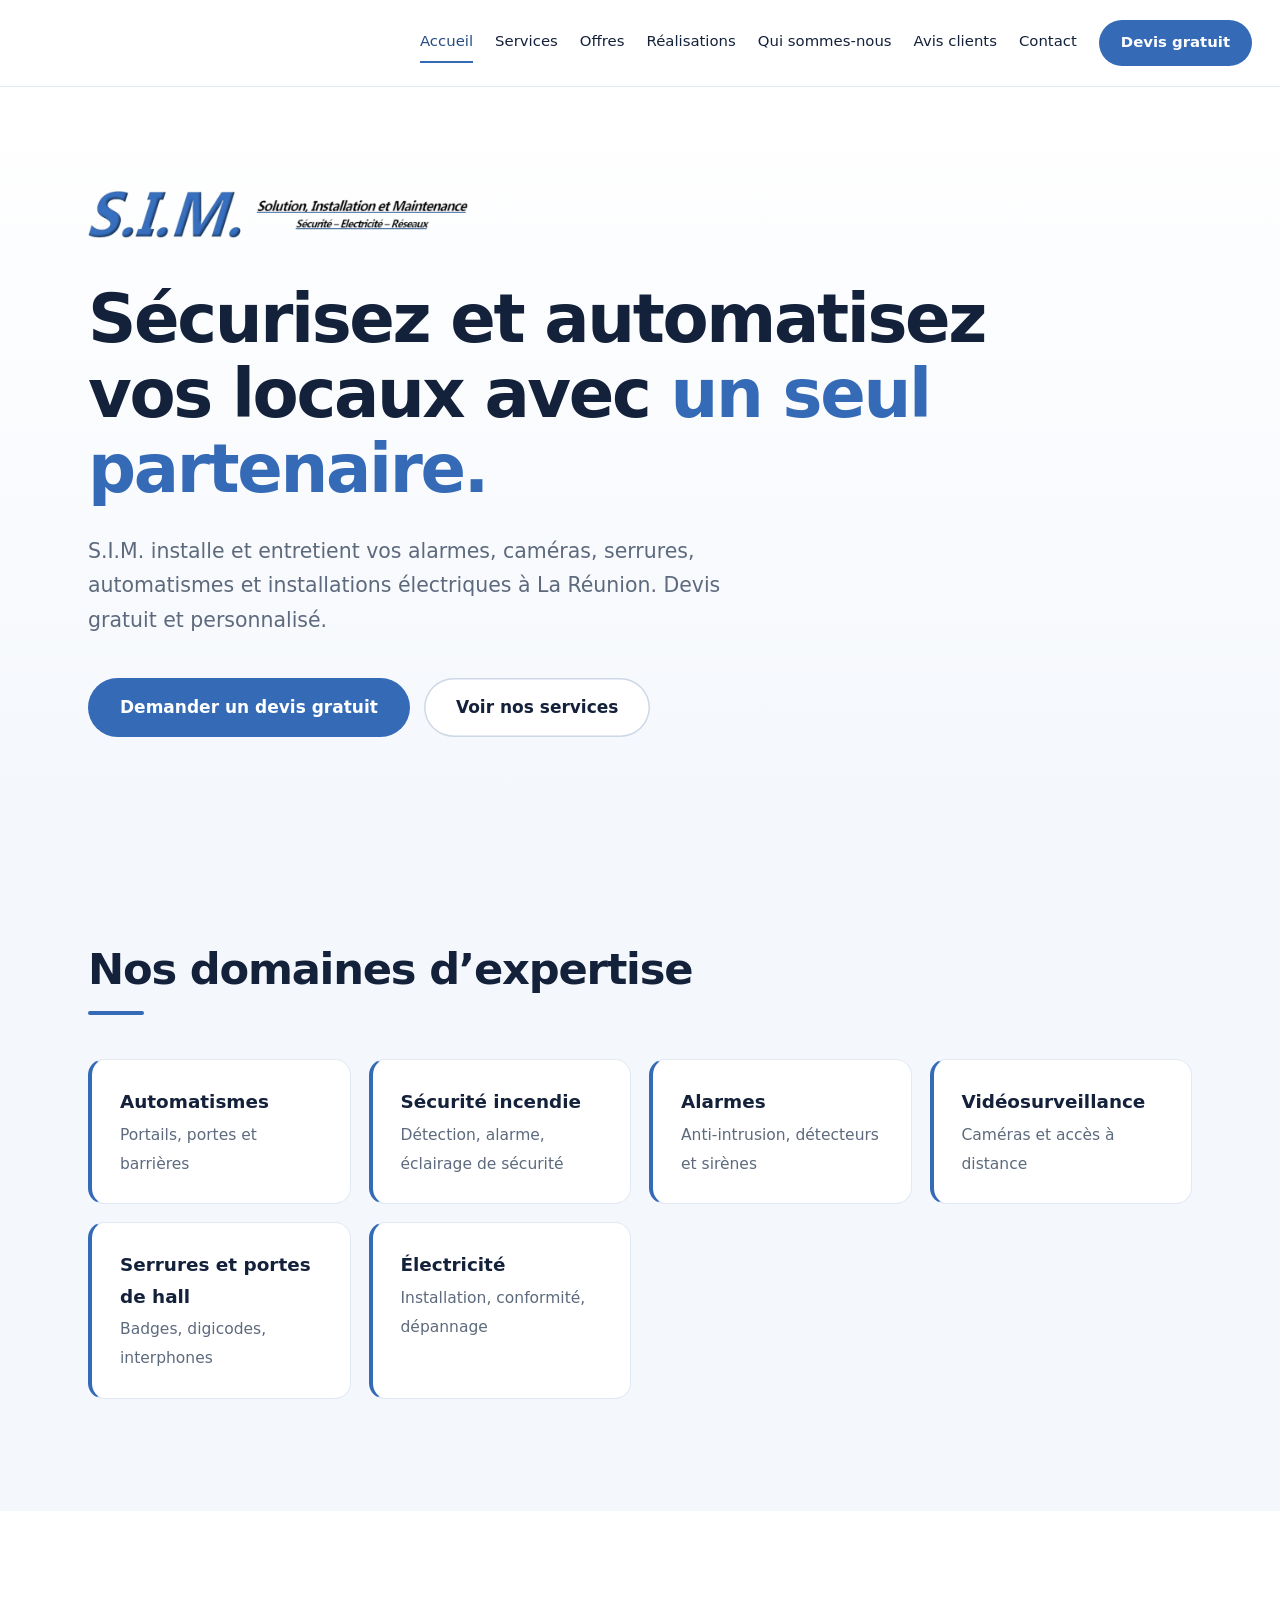
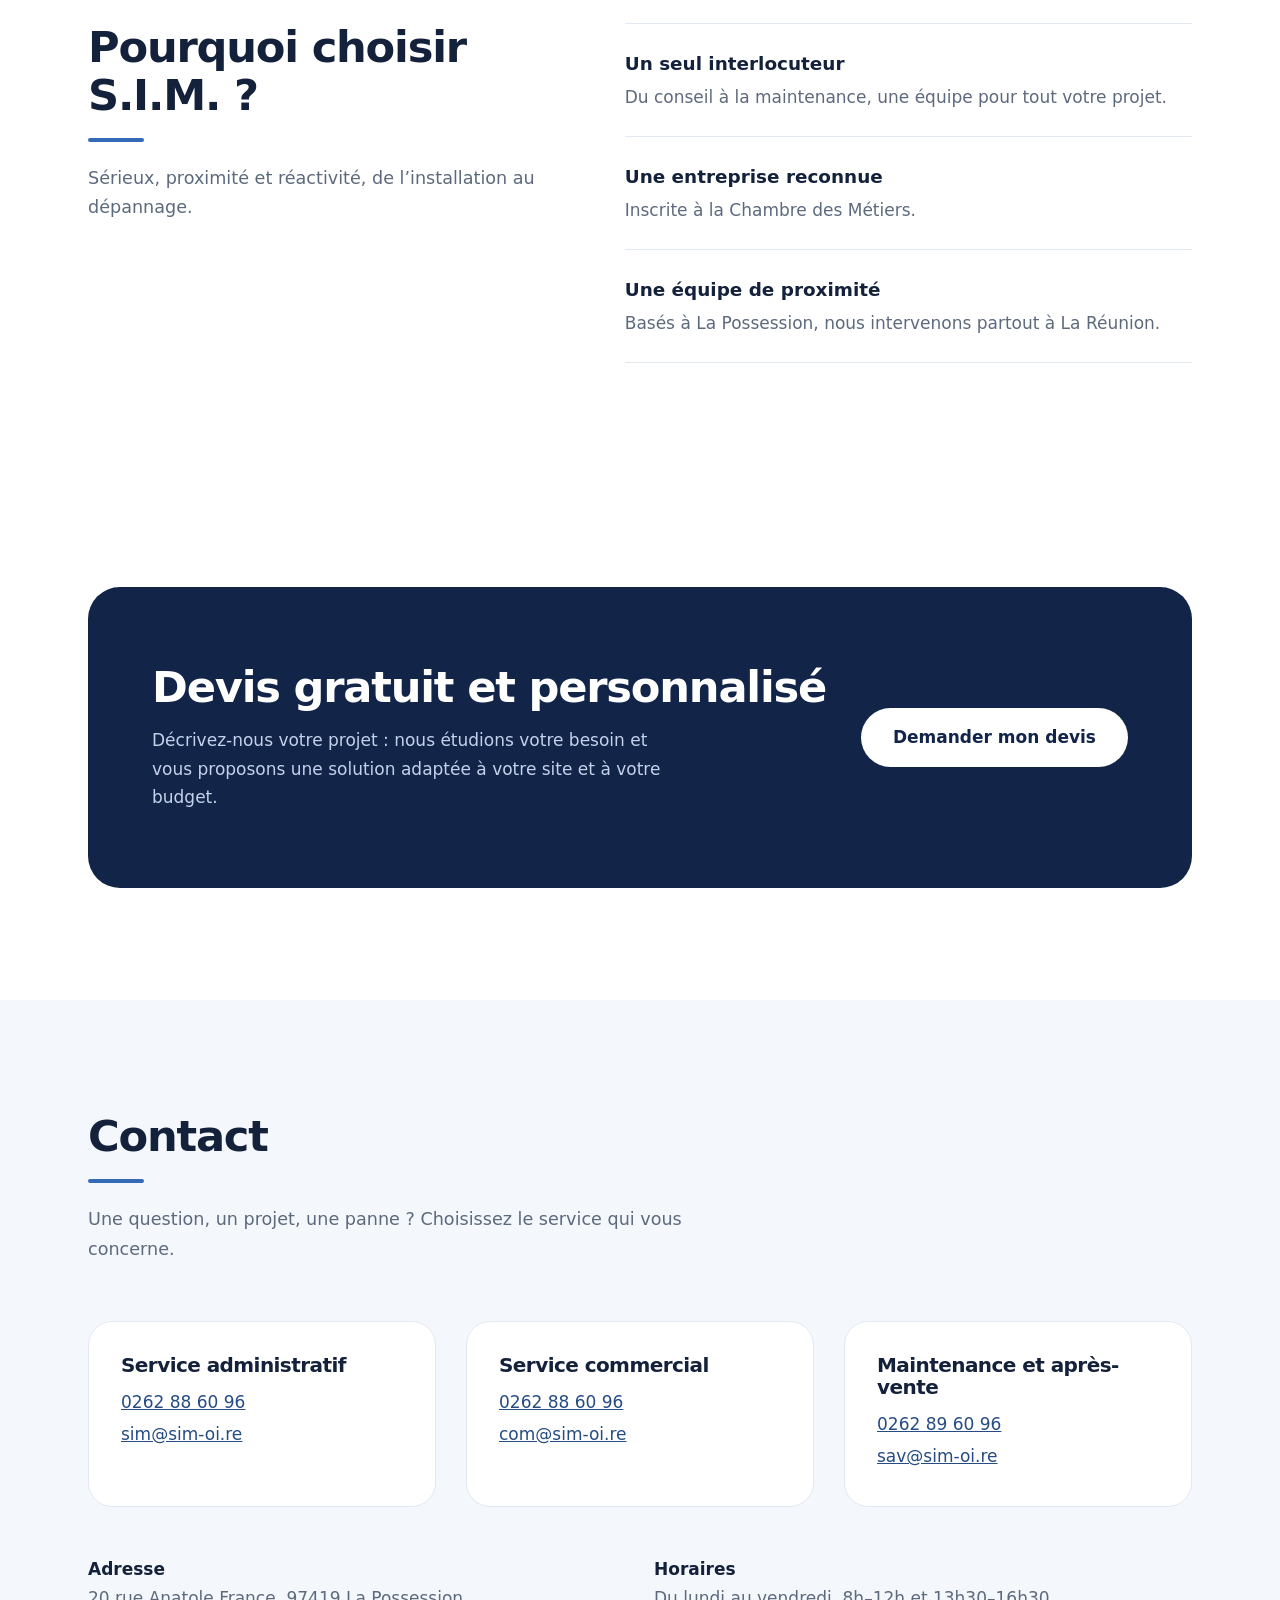
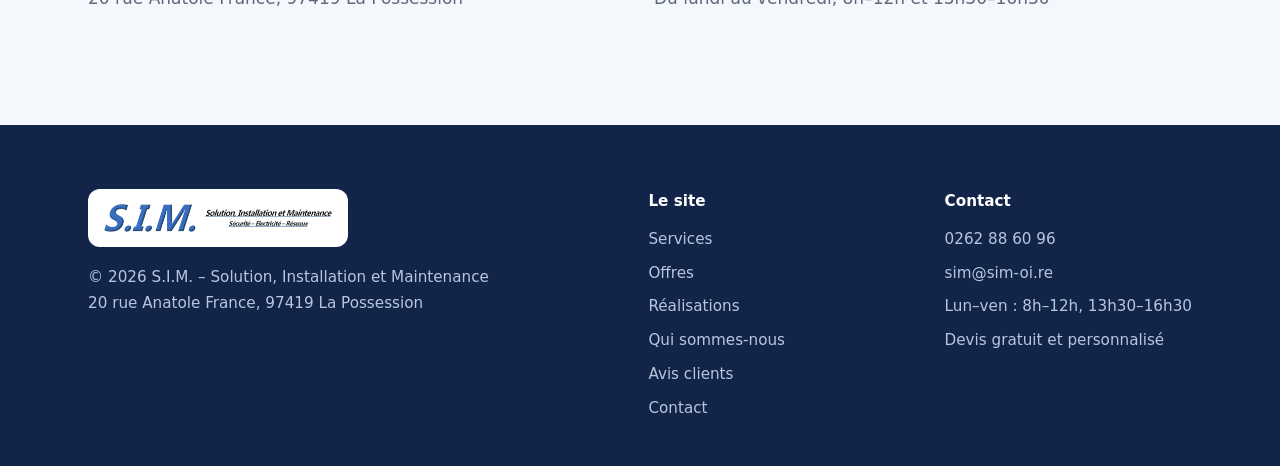
<file: index.html>
<!DOCTYPE html>
<html lang="fr">
<head>
<meta charset="utf-8">
<meta name="viewport" content="width=device-width, initial-scale=1, viewport-fit=cover">
<meta name="color-scheme" content="light">
<meta name="description" content="S.I.M. à La Réunion : automatismes, sécurité incendie, alarmes, vidéosurveillance, serrures et portes de hall, électricité. Devis gratuit et personnalisé.">
<title>S.I.M. – Sécurité, automatismes et électricité à La Réunion</title>
<link rel="stylesheet" href="style.css">
</head>
<body data-key="home">
<svg width="0" height="0" style="position:absolute" aria-hidden="true"><defs>
<symbol id="i-cam" viewBox="0 0 320 200"><rect x="30" y="30" width="125" height="14" rx="4" fill="var(--blue-d)"/><path d="M146 52h84a42 42 0 0 1-84 0z" fill="#fff" stroke="var(--navy)" stroke-width="4"/><circle cx="188" cy="74" r="17" fill="var(--navy)"/><circle cx="188" cy="74" r="7" fill="var(--blue)"/><path d="M250 70a22 22 0 0 1 0 40M264 60a38 38 0 0 1 0 60" fill="none" stroke="var(--blue)" stroke-width="5" stroke-linecap="round"/><rect x="50" y="118" width="120" height="64" rx="8" fill="var(--navy)"/><rect x="58" y="126" width="104" height="44" rx="4" fill="var(--blue)" opacity=".4"/><path d="M110 134l14 6v8c0 8-6 13-14 15-8-2-14-7-14-15v-8z" fill="#fff"/></symbol>
<symbol id="i-panel" viewBox="0 0 320 200"><rect x="90" y="16" width="140" height="170" rx="10" fill="#fff" stroke="var(--navy)" stroke-width="4"/><rect x="104" y="46" width="112" height="30" rx="4" fill="var(--soft)"/><rect x="112" y="51" width="11" height="20" rx="2" fill="var(--navy)"/><rect x="129" y="51" width="11" height="20" rx="2" fill="var(--navy)"/><rect x="146" y="51" width="11" height="20" rx="2" fill="var(--blue)"/><rect x="163" y="51" width="11" height="20" rx="2" fill="var(--navy)"/><rect x="180" y="51" width="11" height="20" rx="2" fill="var(--navy)"/><rect x="197" y="51" width="11" height="20" rx="2" fill="var(--navy)"/><rect x="104" y="90" width="112" height="30" rx="4" fill="var(--soft)"/><rect x="112" y="95" width="11" height="20" rx="2" fill="var(--navy)"/><rect x="129" y="95" width="11" height="20" rx="2" fill="var(--navy)"/><rect x="146" y="95" width="11" height="20" rx="2" fill="var(--blue)"/><rect x="163" y="95" width="11" height="20" rx="2" fill="var(--navy)"/><rect x="180" y="95" width="11" height="20" rx="2" fill="var(--navy)"/><rect x="197" y="95" width="11" height="20" rx="2" fill="var(--navy)"/><rect x="104" y="134" width="112" height="30" rx="4" fill="var(--soft)"/><rect x="112" y="139" width="11" height="20" rx="2" fill="var(--navy)"/><rect x="129" y="139" width="11" height="20" rx="2" fill="var(--navy)"/><rect x="146" y="139" width="11" height="20" rx="2" fill="var(--blue)"/><rect x="163" y="139" width="11" height="20" rx="2" fill="var(--navy)"/><rect x="180" y="139" width="11" height="20" rx="2" fill="var(--navy)"/><rect x="197" y="139" width="11" height="20" rx="2" fill="var(--navy)"/><circle cx="250" cy="40" r="22" fill="var(--blue)"/><path d="M253 28l-12 15h8l-3 13 12-16h-8z" fill="#fff"/></symbol>
<symbol id="i-rack" viewBox="0 0 320 200"><rect x="100" y="12" width="120" height="176" rx="8" fill="var(--navy)"/><rect x="110" y="26" width="100" height="30" rx="4" fill="#fff"/><circle cx="124" cy="41" r="4" fill="#4cc38a"/><circle cx="138" cy="41" r="4" fill="var(--blue)"/><rect x="158" y="35" width="8" height="12" rx="1.5" fill="var(--navy)"/><rect x="169" y="35" width="8" height="12" rx="1.5" fill="var(--navy)"/><rect x="180" y="35" width="8" height="12" rx="1.5" fill="var(--navy)"/><rect x="191" y="35" width="8" height="12" rx="1.5" fill="var(--navy)"/><rect x="110" y="66" width="100" height="30" rx="4" fill="#fff"/><circle cx="124" cy="81" r="4" fill="#4cc38a"/><circle cx="138" cy="81" r="4" fill="var(--blue)"/><rect x="158" y="75" width="8" height="12" rx="1.5" fill="var(--navy)"/><rect x="169" y="75" width="8" height="12" rx="1.5" fill="var(--navy)"/><rect x="180" y="75" width="8" height="12" rx="1.5" fill="var(--navy)"/><rect x="191" y="75" width="8" height="12" rx="1.5" fill="var(--navy)"/><rect x="110" y="106" width="100" height="30" rx="4" fill="#fff"/><circle cx="124" cy="121" r="4" fill="#4cc38a"/><circle cx="138" cy="121" r="4" fill="var(--blue)"/><rect x="158" y="115" width="8" height="12" rx="1.5" fill="var(--navy)"/><rect x="169" y="115" width="8" height="12" rx="1.5" fill="var(--navy)"/><rect x="180" y="115" width="8" height="12" rx="1.5" fill="var(--navy)"/><rect x="191" y="115" width="8" height="12" rx="1.5" fill="var(--navy)"/><rect x="110" y="146" width="100" height="30" rx="4" fill="#fff"/><circle cx="124" cy="161" r="4" fill="#4cc38a"/><circle cx="138" cy="161" r="4" fill="var(--blue)"/><rect x="158" y="155" width="8" height="12" rx="1.5" fill="var(--navy)"/><rect x="169" y="155" width="8" height="12" rx="1.5" fill="var(--navy)"/><rect x="180" y="155" width="8" height="12" rx="1.5" fill="var(--navy)"/><rect x="191" y="155" width="8" height="12" rx="1.5" fill="var(--navy)"/><path d="M100 170c-40 0-40-40-70-40M220 170c40 0 40-40 70-40" fill="none" stroke="var(--blue)" stroke-width="5" stroke-linecap="round"/><circle cx="30" cy="130" r="7" fill="var(--blue)"/><circle cx="290" cy="130" r="7" fill="var(--blue)"/></symbol>
<symbol id="i-access" viewBox="0 0 320 200"><rect x="110" y="14" width="100" height="172" rx="12" fill="var(--navy)"/><rect x="122" y="28" width="76" height="28" rx="5" fill="var(--blue)" opacity=".55"/><circle cx="132" cy="84" r="8" fill="#fff"/><circle cx="160" cy="84" r="8" fill="#fff"/><circle cx="188" cy="84" r="8" fill="#fff"/><circle cx="132" cy="108" r="8" fill="#fff"/><circle cx="160" cy="108" r="8" fill="#fff"/><circle cx="188" cy="108" r="8" fill="#fff"/><circle cx="132" cy="132" r="8" fill="#fff"/><circle cx="160" cy="132" r="8" fill="#fff"/><circle cx="188" cy="132" r="8" fill="#fff"/><circle cx="132" cy="156" r="8" fill="#fff"/><circle cx="160" cy="156" r="8" fill="#fff"/><circle cx="188" cy="156" r="8" fill="#fff"/></symbol>
<symbol id="i-wifi" viewBox="0 0 320 200"><rect x="85" y="132" width="150" height="38" rx="9" fill="var(--navy)"/><circle cx="110" cy="151" r="5" fill="#4cc38a"/><circle cx="127" cy="151" r="5" fill="var(--blue)"/><path d="M205 132l12-34M120 132l-12-34" stroke="var(--navy)" stroke-width="6" stroke-linecap="round"/><circle cx="160" cy="112" r="8" fill="var(--blue)"/><path d="M140.4 90.4a28 28 0 0 1 39.2 0" fill="none" stroke="var(--blue)" stroke-width="7" stroke-linecap="round"/><path d="M120.8 70.8a56 56 0 0 1 78.4 0" fill="none" stroke="var(--blue)" stroke-width="7" stroke-linecap="round"/><path d="M101.2 51.2a84 84 0 0 1 117.6 0" fill="none" stroke="var(--blue)" stroke-width="7" stroke-linecap="round"/></symbol>
<symbol id="i-light" viewBox="0 0 320 200"><circle cx="160" cy="84" r="46" fill="#fff" stroke="var(--navy)" stroke-width="4"/><path d="M144 98l10-22 8 14 8-14 10 22" fill="none" stroke="var(--blue)" stroke-width="4" stroke-linecap="round" stroke-linejoin="round"/><rect x="140" y="128" width="40" height="26" rx="6" fill="var(--navy)"/><rect x="146" y="158" width="28" height="10" rx="5" fill="var(--blue-d)"/><path d="M218.3 60.8L235.2 54.6" stroke="var(--blue)" stroke-width="6" stroke-linecap="round"/><path d="M195.6 31.2L205.9 16.5" stroke="var(--blue)" stroke-width="6" stroke-linecap="round"/><path d="M160.0 20.0L160.0 2.0" stroke="var(--blue)" stroke-width="6" stroke-linecap="round"/><path d="M124.4 31.2L114.1 16.5" stroke="var(--blue)" stroke-width="6" stroke-linecap="round"/><path d="M101.7 60.8L84.8 54.6" stroke="var(--blue)" stroke-width="6" stroke-linecap="round"/></symbol>
<symbol id="i-fire" viewBox="0 0 320 200"><circle cx="110" cy="60" r="34" fill="#fff" stroke="var(--navy)" stroke-width="4"/><circle cx="110" cy="60" r="22" fill="none" stroke="var(--blue)" stroke-width="3" stroke-dasharray="4 5"/><circle cx="110" cy="60" r="8" fill="var(--blue)"/><path d="M215 176c-34 0-52-24-44-52 4-16 16-26 20-44 16 14 30 30 28 48 10-4 14-14 14-22 16 16 22 70-18 70z" fill="var(--blue)"/><path d="M212 176c-16 0-24-12-20-26 8 4 14 2 16-8 12 8 22 20 14 34-2 0-6 0-10 0z" fill="#fff" opacity=".85"/></symbol>
<symbol id="i-alarm" viewBox="0 0 320 200"><path d="M112 140v-36a48 48 0 0 1 96 0v36z" fill="#fff" stroke="var(--navy)" stroke-width="4"/><path d="M142 100a18 18 0 0 1 18-18" stroke="var(--blue)" stroke-width="6" stroke-linecap="round" fill="none"/><rect x="96" y="140" width="128" height="24" rx="7" fill="var(--navy)"/><path d="M160 30v-14M104 48l-10-10M216 48l10-10M70 90H54M266 90h-16" stroke="var(--blue)" stroke-width="6" stroke-linecap="round"/></symbol>
<symbol id="i-gate" viewBox="0 0 320 200"><rect x="56" y="64" width="30" height="108" rx="4" fill="var(--navy)"/><circle cx="71" cy="46" r="16" fill="var(--blue)"/><rect x="86" y="78" width="190" height="14" rx="3" fill="#fff" stroke="var(--navy)" stroke-width="3"/><rect x="112" y="78" width="18" height="14" fill="var(--blue)"/><rect x="152" y="78" width="18" height="14" fill="var(--blue)"/><rect x="192" y="78" width="18" height="14" fill="var(--blue)"/><rect x="232" y="78" width="18" height="14" fill="var(--blue)"/><rect x="270" y="110" width="10" height="62" rx="3" fill="var(--blue-d)"/></symbol>
</defs></svg>
<header><div class="wrap"><a class="logo" href="index.html" aria-label="S.I.M. – accueil"><span class="logo-bg" role="img" aria-label="S.I.M. – Solution, Installation et Maintenance"></span></a><nav id="nav" aria-label="Navigation principale"><a data-nav="home" href="index.html">Accueil</a><a data-nav="services" href="services.html">Services</a><a data-nav="offres" href="offres.html">Offres</a><a data-nav="realisations" href="realisations.html">Réalisations</a><a data-nav="apropos" href="a-propos.html">Qui sommes-nous</a><a data-nav="avis" href="avis.html">Avis clients</a><a data-nav="contact" href="contact.html">Contact</a><a class="cta" href="contact.html#devis">Devis gratuit</a></nav></div></header>
<main><div class="hero"><div class="wrap"><span class="logo-bg hero-logo" role="img" aria-label="S.I.M. – Solution, Installation et Maintenance – Sécurité, Électricité, Réseaux"></span><h1>Sécurisez et automatisez vos locaux avec <span>un seul partenaire.</span></h1><p class="sub">S.I.M. installe et entretient vos alarmes, caméras, serrures, automatismes et installations électriques à La Réunion. Devis gratuit et personnalisé.</p><div class="btns"><a class="btn" href="contact.html#devis">Demander un devis gratuit</a><a class="btn alt" href="services.html">Voir nos services</a></div></div></div><section class="sec tint"><div class="wrap"><h2>Nos domaines d’expertise</h2><div class="dms" style="margin-top:44px"><a class="dm" href="services.html#automatismes"><strong>Automatismes</strong><span>Portails, portes et barrières</span></a><a class="dm" href="services.html#incendie"><strong>Sécurité incendie</strong><span>Détection, alarme, éclairage de sécurité</span></a><a class="dm" href="services.html#alarmes"><strong>Alarmes</strong><span>Anti-intrusion, détecteurs et sirènes</span></a><a class="dm" href="services.html#video"><strong>Vidéosurveillance</strong><span>Caméras et accès à distance</span></a><a class="dm" href="services.html#serrures"><strong>Serrures et portes de hall</strong><span>Badges, digicodes, interphones</span></a><a class="dm" href="services.html#electricite"><strong>Électricité</strong><span>Installation, conformité, dépannage</span></a></div></div></section><section class="sec"><div class="wrap two"><div><h2>Pourquoi choisir S.I.M. ?</h2><p class="lead" style="margin-bottom:0">Sérieux, proximité et réactivité, de l’installation au dépannage.</p></div><div><div class="pt"><strong>Un seul interlocuteur</strong><span>Du conseil à la maintenance, une équipe pour tout votre projet.</span></div><div class="pt"><strong>Une entreprise reconnue</strong><span>Inscrite à la Chambre des Métiers.</span></div><div class="pt"><strong>Une équipe de proximité</strong><span>Basés à La Possession, nous intervenons partout à La Réunion.</span></div></div></div></section><section class="sec"><div class="wrap"><div class="band"><div><h2>Devis gratuit et personnalisé</h2><p>Décrivez-nous votre projet : nous étudions votre besoin et vous proposons une solution adaptée à votre site et à votre budget.</p></div><div class="btns"><a class="btn" href="contact.html#devis">Demander mon devis</a></div></div></div></section><section class="sec tint" id="contact-info"><div class="wrap"><h2>Contact</h2><p class="lead">Une question, un projet, une panne ? Choisissez le service qui vous concerne.</p><div class="grid3"><div class="card"><h3>Service administratif</h3><p><a href="tel:+262262886096">0262 88 60 96</a></p><p><a href="mailto:sim@sim-oi.re">sim@sim-oi.re</a></p></div><div class="card"><h3>Service commercial</h3><p><a href="tel:+262262886096">0262 88 60 96</a></p><p><a href="mailto:com@sim-oi.re">com@sim-oi.re</a></p></div><div class="card"><h3>Maintenance et après-vente</h3><p><a href="tel:+262262896096">0262 89 60 96</a></p><p><a href="mailto:sav@sim-oi.re">sav@sim-oi.re</a></p></div></div><div class="info"><div><strong>Adresse</strong>20 rue Anatole France, 97419 La Possession</div><div><strong>Horaires</strong>Du lundi au vendredi, 8h–12h et 13h30–16h30</div></div></div></section>
</main>
<footer><div class="wrap"><div><span class="logo-bg ft-logo" role="img" aria-label="Logo S.I.M."></span>© 2026 S.I.M. – Solution, Installation et Maintenance<br>20 rue Anatole France, 97419 La Possession</div><div class="fl"><strong>Le site</strong><a href="services.html">Services</a><a href="offres.html">Offres</a><a href="realisations.html">Réalisations</a><a href="a-propos.html">Qui sommes-nous</a><a href="avis.html">Avis clients</a><a href="contact.html">Contact</a></div><div class="fl"><strong>Contact</strong><a href="tel:+262262886096">0262 88 60 96</a><a href="mailto:sim@sim-oi.re">sim@sim-oi.re</a><span>Lun–ven : 8h–12h, 13h30–16h30</span><a href="contact.html#devis">Devis gratuit et personnalisé</a></div></div></footer>
<script src="script.js" defer></script>
</body>
</html>
</file>
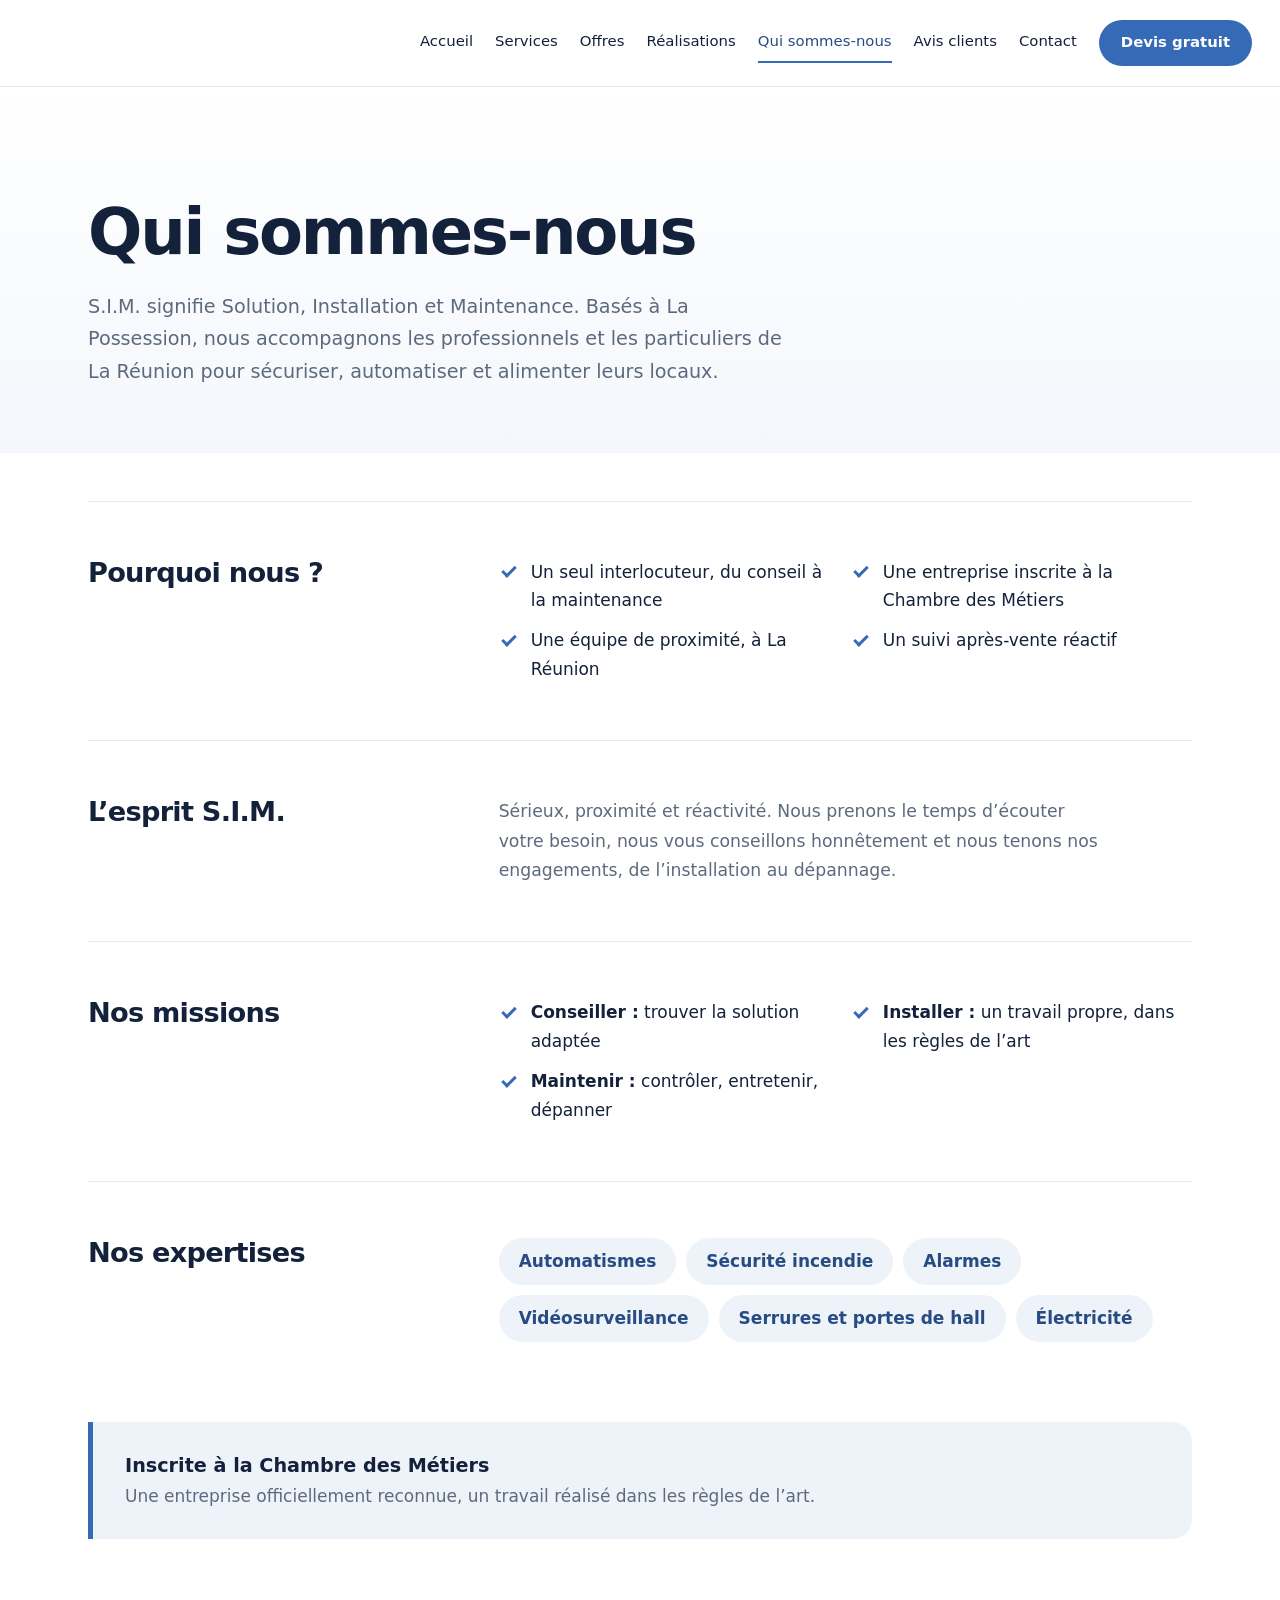
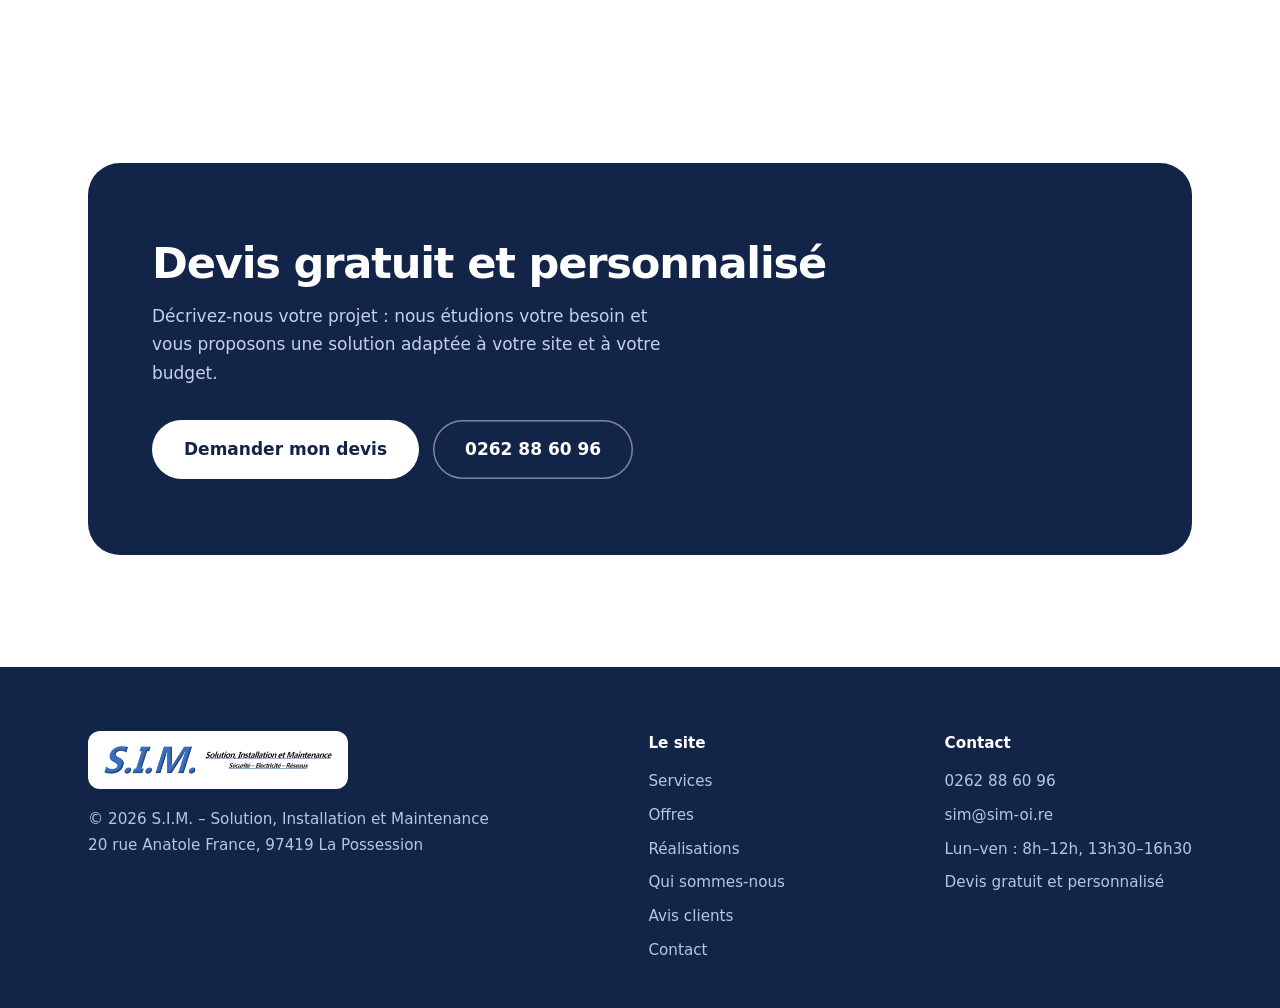
<file: a-propos.html>
<!DOCTYPE html>
<html lang="fr">
<head>
<meta charset="utf-8">
<meta name="viewport" content="width=device-width, initial-scale=1, viewport-fit=cover">
<meta name="color-scheme" content="light">
<meta name="description" content="S.I.M. à La Réunion : automatismes, sécurité incendie, alarmes, vidéosurveillance, serrures et portes de hall, électricité. Devis gratuit et personnalisé.">
<title>Qui sommes-nous – S.I.M.</title>
<link rel="stylesheet" href="style.css">
</head>
<body data-key="apropos">

<header><div class="wrap"><a class="logo" href="index.html" aria-label="S.I.M. – accueil"><span class="logo-bg" role="img" aria-label="S.I.M. – Solution, Installation et Maintenance"></span></a><nav id="nav" aria-label="Navigation principale"><a data-nav="home" href="index.html">Accueil</a><a data-nav="services" href="services.html">Services</a><a data-nav="offres" href="offres.html">Offres</a><a data-nav="realisations" href="realisations.html">Réalisations</a><a data-nav="apropos" href="a-propos.html">Qui sommes-nous</a><a data-nav="avis" href="avis.html">Avis clients</a><a data-nav="contact" href="contact.html">Contact</a><a class="cta" href="contact.html#devis">Devis gratuit</a></nav></div></header>
<main><div class="ph"><div class="wrap"><h1>Qui sommes-nous</h1><p>S.I.M. signifie Solution, Installation et Maintenance. Basés à La Possession, nous accompagnons les professionnels et les particuliers de La Réunion pour sécuriser, automatiser et alimenter leurs locaux.</p></div></div><section class="wrap" style="padding:48px 28px 112px"><div class="row"><div><h2>Pourquoi nous ?</h2></div><div><ul class="ticks"><li>Un seul interlocuteur, du conseil à la maintenance</li><li>Une entreprise inscrite à la Chambre des Métiers</li><li>Une équipe de proximité, à La Réunion</li><li>Un suivi après-vente réactif</li></ul></div></div><div class="row"><div><h2>L’esprit S.I.M.</h2></div><div><p>Sérieux, proximité et réactivité. Nous prenons le temps d’écouter votre besoin, nous vous conseillons honnêtement et nous tenons nos engagements, de l’installation au dépannage.</p></div></div><div class="row"><div><h2>Nos missions</h2></div><div><ul class="ticks"><li><strong>Conseiller :</strong> trouver la solution adaptée</li><li><strong>Installer :</strong> un travail propre, dans les règles de l’art</li><li><strong>Maintenir :</strong> contrôler, entretenir, dépanner</li></ul></div></div><div class="row"><div><h2>Nos expertises</h2></div><div><ul class="chips"><li>Automatismes</li><li>Sécurité incendie</li><li>Alarmes</li><li>Vidéosurveillance</li><li>Serrures et portes de hall</li><li>Électricité</li></ul></div></div><div class="badge"><strong>Inscrite à la Chambre des Métiers</strong><span>Une entreprise officiellement reconnue, un travail réalisé dans les règles de l’art.</span></div></section><section class="sec"><div class="wrap"><div class="band"><div><h2>Devis gratuit et personnalisé</h2><p>Décrivez-nous votre projet : nous étudions votre besoin et vous proposons une solution adaptée à votre site et à votre budget.</p></div><div class="btns"><a class="btn" href="contact.html#devis">Demander mon devis</a><a class="btn alt" href="tel:+262262886096">0262 88 60 96</a></div></div></div></section>
</main>
<footer><div class="wrap"><div><span class="logo-bg ft-logo" role="img" aria-label="Logo S.I.M."></span>© 2026 S.I.M. – Solution, Installation et Maintenance<br>20 rue Anatole France, 97419 La Possession</div><div class="fl"><strong>Le site</strong><a href="services.html">Services</a><a href="offres.html">Offres</a><a href="realisations.html">Réalisations</a><a href="a-propos.html">Qui sommes-nous</a><a href="avis.html">Avis clients</a><a href="contact.html">Contact</a></div><div class="fl"><strong>Contact</strong><a href="tel:+262262886096">0262 88 60 96</a><a href="mailto:sim@sim-oi.re">sim@sim-oi.re</a><span>Lun–ven : 8h–12h, 13h30–16h30</span><a href="contact.html#devis">Devis gratuit et personnalisé</a></div></div></footer>
<script src="script.js" defer></script>
</body>
</html>
</file>
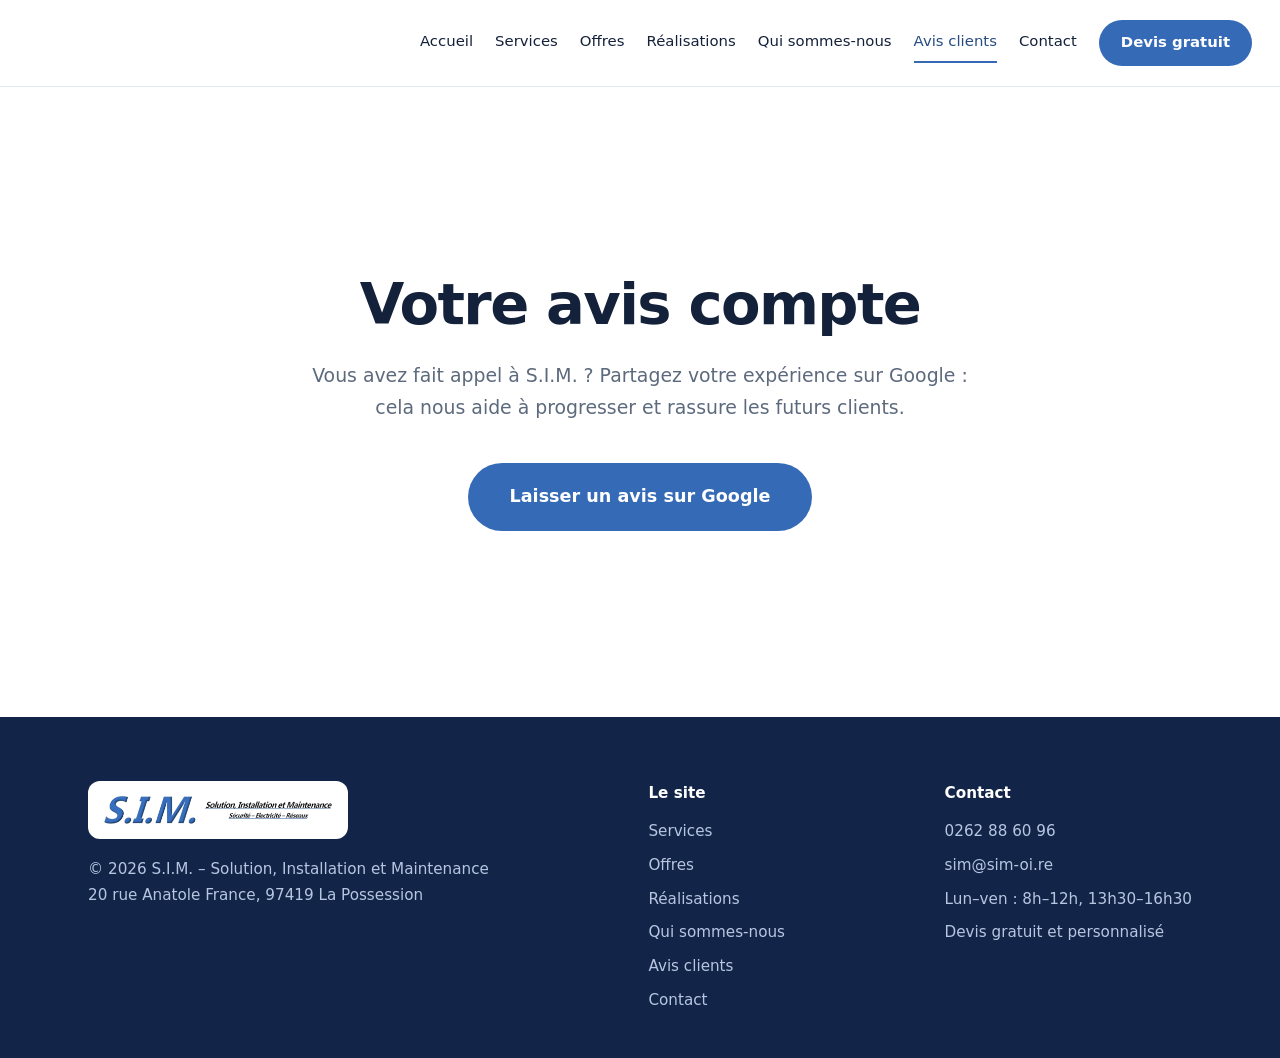
<file: avis.html>
<!DOCTYPE html>
<html lang="fr">
<head>
<meta charset="utf-8">
<meta name="viewport" content="width=device-width, initial-scale=1, viewport-fit=cover">
<meta name="color-scheme" content="light">
<meta name="description" content="S.I.M. à La Réunion : automatismes, sécurité incendie, alarmes, vidéosurveillance, serrures et portes de hall, électricité. Devis gratuit et personnalisé.">
<title>Avis clients – S.I.M.</title>
<link rel="stylesheet" href="style.css">
</head>
<body data-key="avis">

<header><div class="wrap"><a class="logo" href="index.html" aria-label="S.I.M. – accueil"><span class="logo-bg" role="img" aria-label="S.I.M. – Solution, Installation et Maintenance"></span></a><nav id="nav" aria-label="Navigation principale"><a data-nav="home" href="index.html">Accueil</a><a data-nav="services" href="services.html">Services</a><a data-nav="offres" href="offres.html">Offres</a><a data-nav="realisations" href="realisations.html">Réalisations</a><a data-nav="apropos" href="a-propos.html">Qui sommes-nous</a><a data-nav="avis" href="avis.html">Avis clients</a><a data-nav="contact" href="contact.html">Contact</a><a class="cta" href="contact.html#devis">Devis gratuit</a></nav></div></header>
<main><section class="sec wm" style="min-height:70vh;display:flex;align-items:center"><div class="wrap"><div class="center"><span class="logo-bg" role="img" aria-label="Logo S.I.M."></span><h1 style="font-size:clamp(2.3rem,5vw,3.6rem);margin-bottom:22px">Votre avis compte</h1><p>Vous avez fait appel à S.I.M. ? Partagez votre expérience sur Google : cela nous aide à progresser et rassure les futurs clients.</p><a class="btn big" href="https://www.google.com/maps/search/?api=1&query=S.I.M.+Solution+Installation+Maintenance+La+Possession" target="_blank" rel="noopener">Laisser un avis sur Google</a></div></div></section>
</main>
<footer><div class="wrap"><div><span class="logo-bg ft-logo" role="img" aria-label="Logo S.I.M."></span>© 2026 S.I.M. – Solution, Installation et Maintenance<br>20 rue Anatole France, 97419 La Possession</div><div class="fl"><strong>Le site</strong><a href="services.html">Services</a><a href="offres.html">Offres</a><a href="realisations.html">Réalisations</a><a href="a-propos.html">Qui sommes-nous</a><a href="avis.html">Avis clients</a><a href="contact.html">Contact</a></div><div class="fl"><strong>Contact</strong><a href="tel:+262262886096">0262 88 60 96</a><a href="mailto:sim@sim-oi.re">sim@sim-oi.re</a><span>Lun–ven : 8h–12h, 13h30–16h30</span><a href="contact.html#devis">Devis gratuit et personnalisé</a></div></div></footer>
<script src="script.js" defer></script>
</body>
</html>
</file>
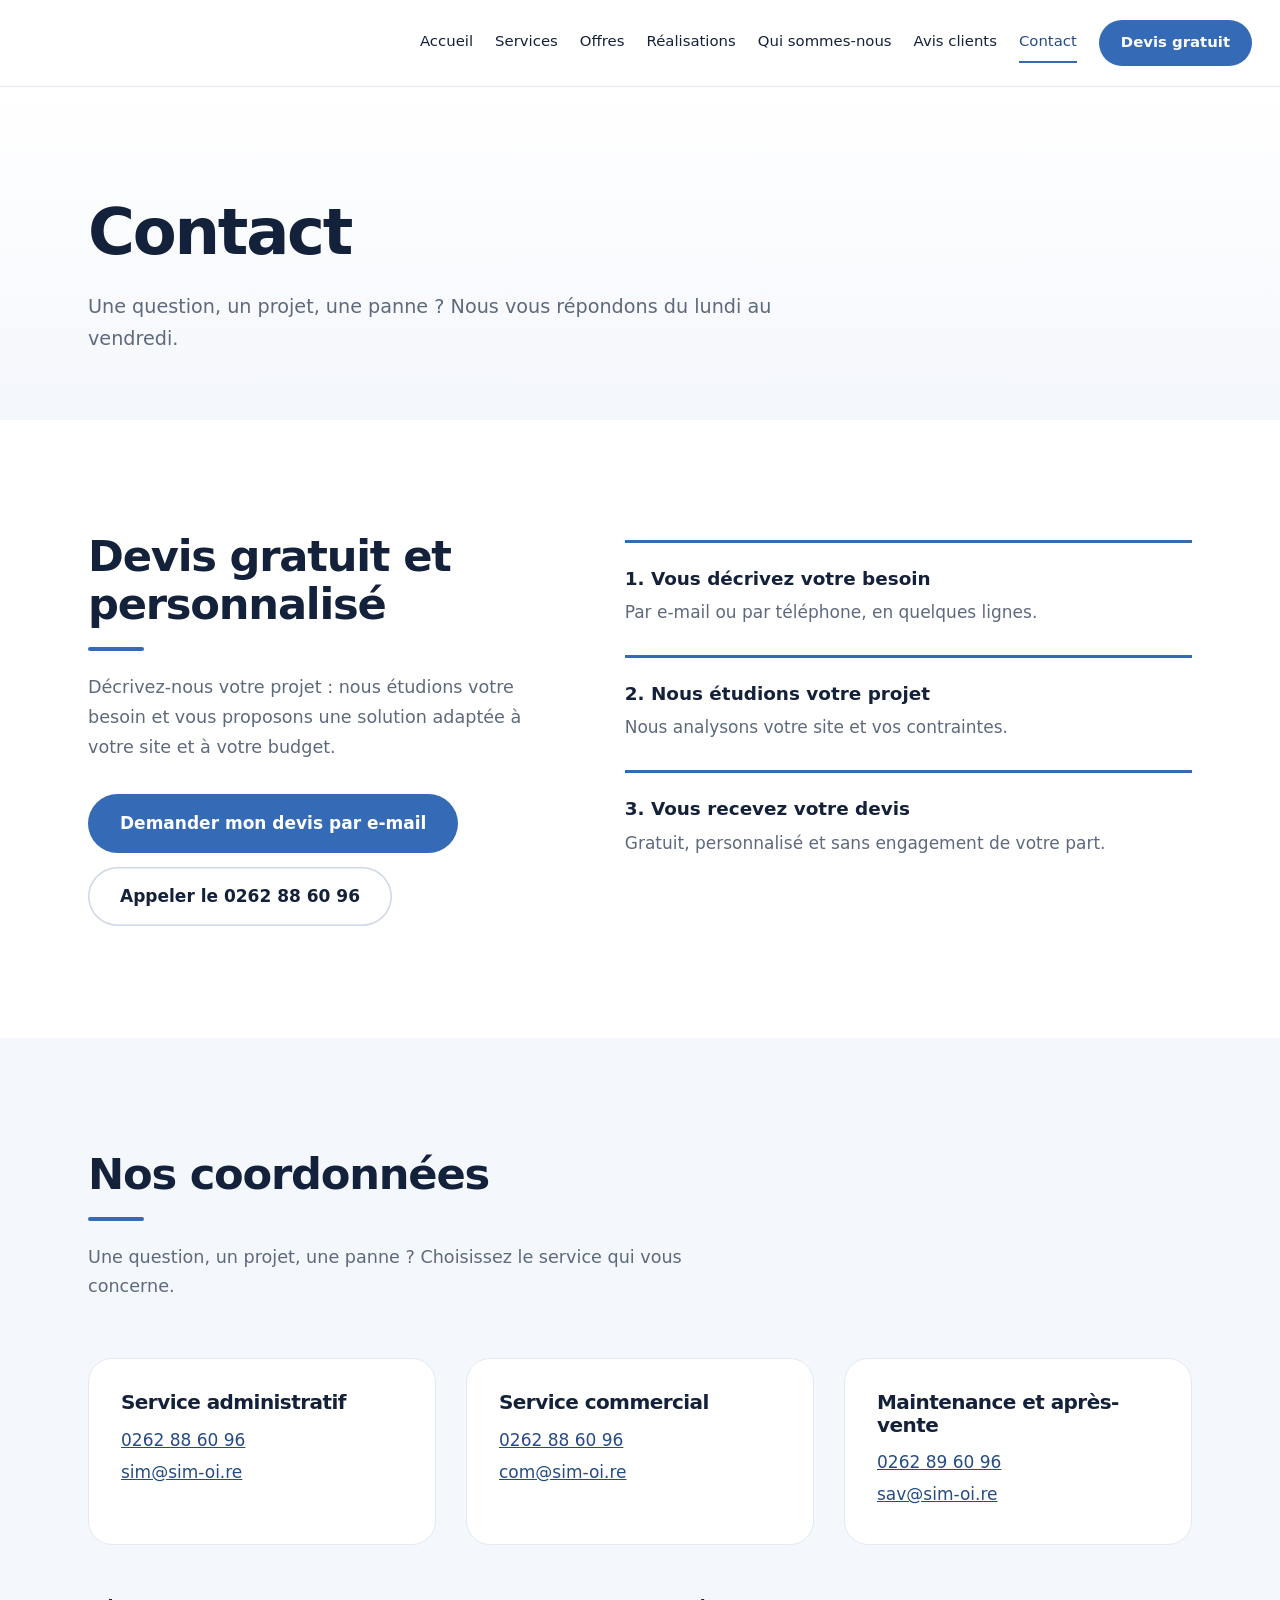
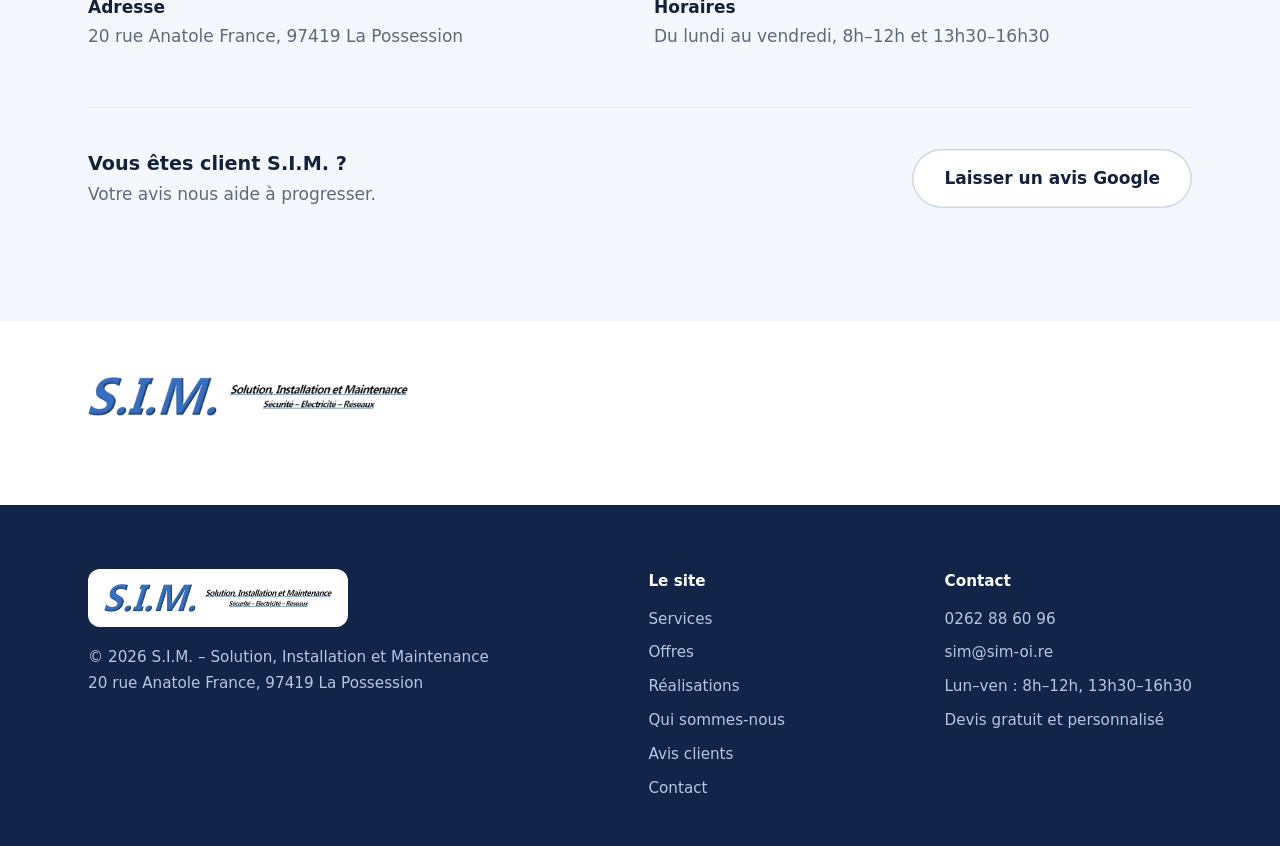
<file: contact.html>
<!DOCTYPE html>
<html lang="fr">
<head>
<meta charset="utf-8">
<meta name="viewport" content="width=device-width, initial-scale=1, viewport-fit=cover">
<meta name="color-scheme" content="light">
<meta name="description" content="S.I.M. à La Réunion : automatismes, sécurité incendie, alarmes, vidéosurveillance, serrures et portes de hall, électricité. Devis gratuit et personnalisé.">
<title>Contact et devis gratuit – S.I.M.</title>
<link rel="stylesheet" href="style.css">
</head>
<body data-key="contact">

<header><div class="wrap"><a class="logo" href="index.html" aria-label="S.I.M. – accueil"><span class="logo-bg" role="img" aria-label="S.I.M. – Solution, Installation et Maintenance"></span></a><nav id="nav" aria-label="Navigation principale"><a data-nav="home" href="index.html">Accueil</a><a data-nav="services" href="services.html">Services</a><a data-nav="offres" href="offres.html">Offres</a><a data-nav="realisations" href="realisations.html">Réalisations</a><a data-nav="apropos" href="a-propos.html">Qui sommes-nous</a><a data-nav="avis" href="avis.html">Avis clients</a><a data-nav="contact" href="contact.html">Contact</a><a class="cta" href="contact.html#devis">Devis gratuit</a></nav></div></header>
<main><div class="ph"><div class="wrap"><h1>Contact</h1><p>Une question, un projet, une panne ? Nous vous répondons du lundi au vendredi.</p></div></div><section class="sec" id="devis"><div class="wrap two"><div><h2>Devis gratuit et personnalisé</h2><p class="lead" style="margin-bottom:32px">Décrivez-nous votre projet : nous étudions votre besoin et vous proposons une solution adaptée à votre site et à votre budget.</p><div class="btns"><a class="btn" href="mailto:com@sim-oi.re?subject=Demande%20de%20devis%20gratuit&body=Bonjour%2C%0A%0AJe%20souhaite%20un%20devis%20gratuit%20et%20personnalis%C3%A9.%0A%0ANom%20%3A%0AT%C3%A9l%C3%A9phone%20%3A%0AAdresse%20du%20site%20%3A%0ADomaine%20concern%C3%A9%20%3A%0ADescription%20du%20besoin%20%3A%0A">Demander mon devis par e-mail</a><a class="btn alt" href="tel:+262262886096">Appeler le 0262 88 60 96</a></div></div><div class="steps" style="grid-template-columns:1fr"><div><strong>1. Vous décrivez votre besoin</strong><span>Par e-mail ou par téléphone, en quelques lignes.</span></div><div><strong>2. Nous étudions votre projet</strong><span>Nous analysons votre site et vos contraintes.</span></div><div><strong>3. Vous recevez votre devis</strong><span>Gratuit, personnalisé et sans engagement de votre part.</span></div></div></div></section><section class="sec tint" id="contact-info"><div class="wrap"><h2>Nos coordonnées</h2><p class="lead">Une question, un projet, une panne ? Choisissez le service qui vous concerne.</p><div class="grid3"><div class="card"><h3>Service administratif</h3><p><a href="tel:+262262886096">0262 88 60 96</a></p><p><a href="mailto:sim@sim-oi.re">sim@sim-oi.re</a></p></div><div class="card"><h3>Service commercial</h3><p><a href="tel:+262262886096">0262 88 60 96</a></p><p><a href="mailto:com@sim-oi.re">com@sim-oi.re</a></p></div><div class="card"><h3>Maintenance et après-vente</h3><p><a href="tel:+262262896096">0262 89 60 96</a></p><p><a href="mailto:sav@sim-oi.re">sav@sim-oi.re</a></p></div></div><div class="info"><div><strong>Adresse</strong>20 rue Anatole France, 97419 La Possession</div><div><strong>Horaires</strong>Du lundi au vendredi, 8h–12h et 13h30–16h30</div></div><div class="avisrow"><div><strong>Vous êtes client S.I.M. ?</strong><span>Votre avis nous aide à progresser.</span></div><a class="btn alt" href="https://www.google.com/maps/search/?api=1&query=S.I.M.+Solution+Installation+Maintenance+La+Possession" target="_blank" rel="noopener">Laisser un avis Google</a></div></div></section><div class="wrap"><div class="logo-bg ct-logo" role="img" aria-label="Logo S.I.M."></div></div><div style="height:88px"></div>
</main>
<footer><div class="wrap"><div><span class="logo-bg ft-logo" role="img" aria-label="Logo S.I.M."></span>© 2026 S.I.M. – Solution, Installation et Maintenance<br>20 rue Anatole France, 97419 La Possession</div><div class="fl"><strong>Le site</strong><a href="services.html">Services</a><a href="offres.html">Offres</a><a href="realisations.html">Réalisations</a><a href="a-propos.html">Qui sommes-nous</a><a href="avis.html">Avis clients</a><a href="contact.html">Contact</a></div><div class="fl"><strong>Contact</strong><a href="tel:+262262886096">0262 88 60 96</a><a href="mailto:sim@sim-oi.re">sim@sim-oi.re</a><span>Lun–ven : 8h–12h, 13h30–16h30</span><a href="contact.html#devis">Devis gratuit et personnalisé</a></div></div></footer>
<script src="script.js" defer></script>
</body>
</html>
</file>
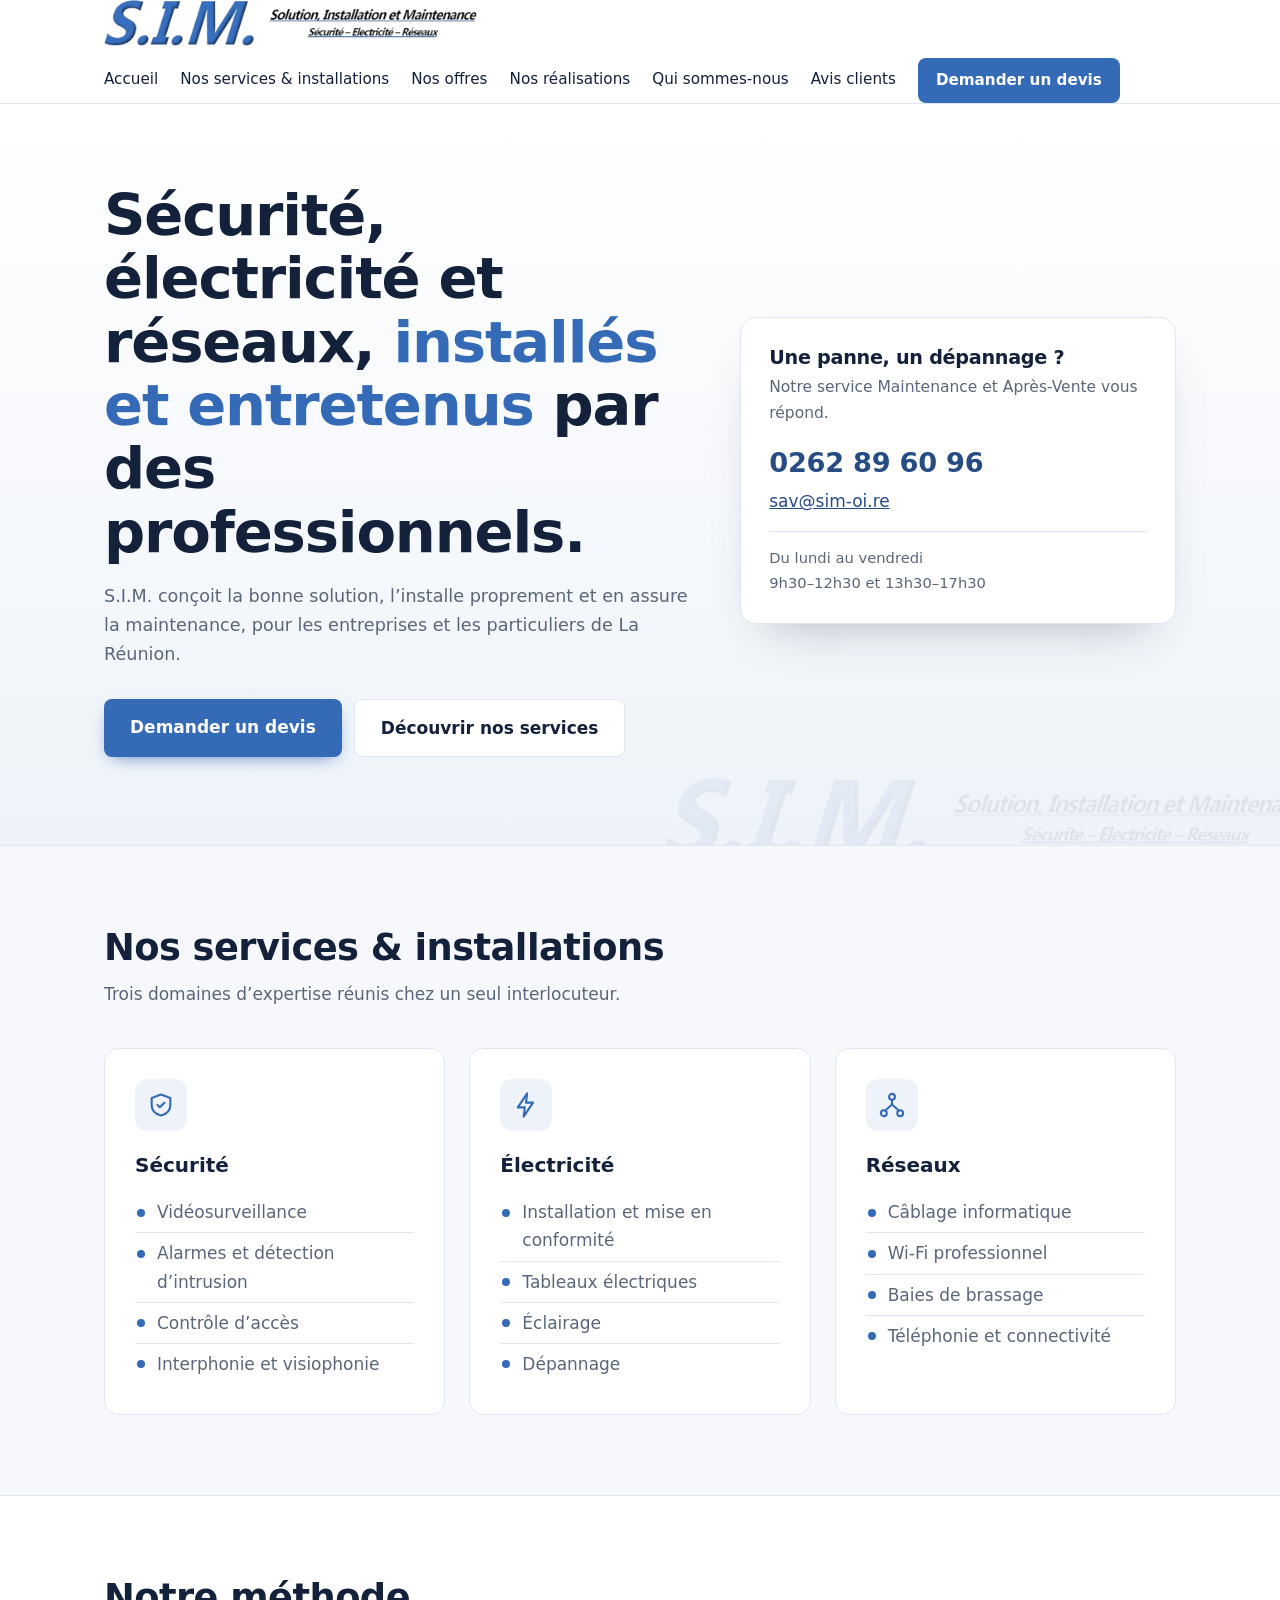
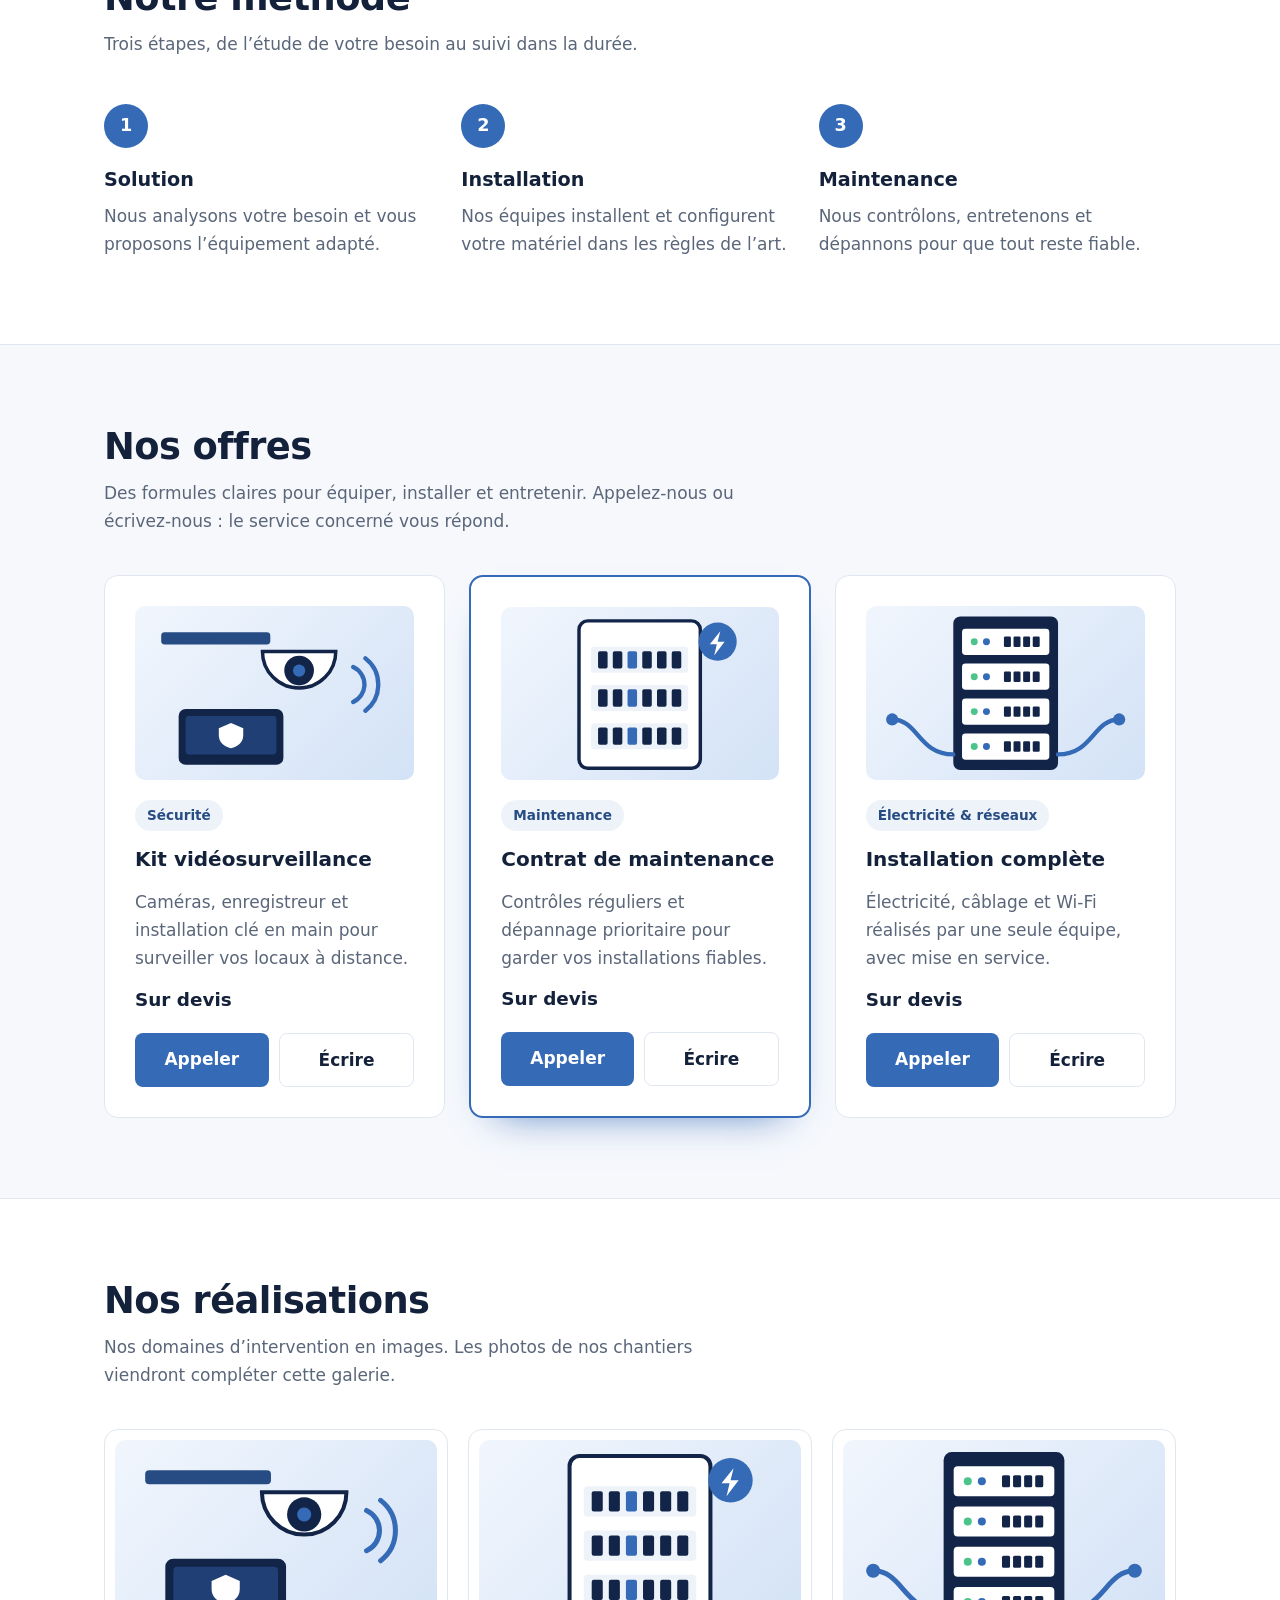
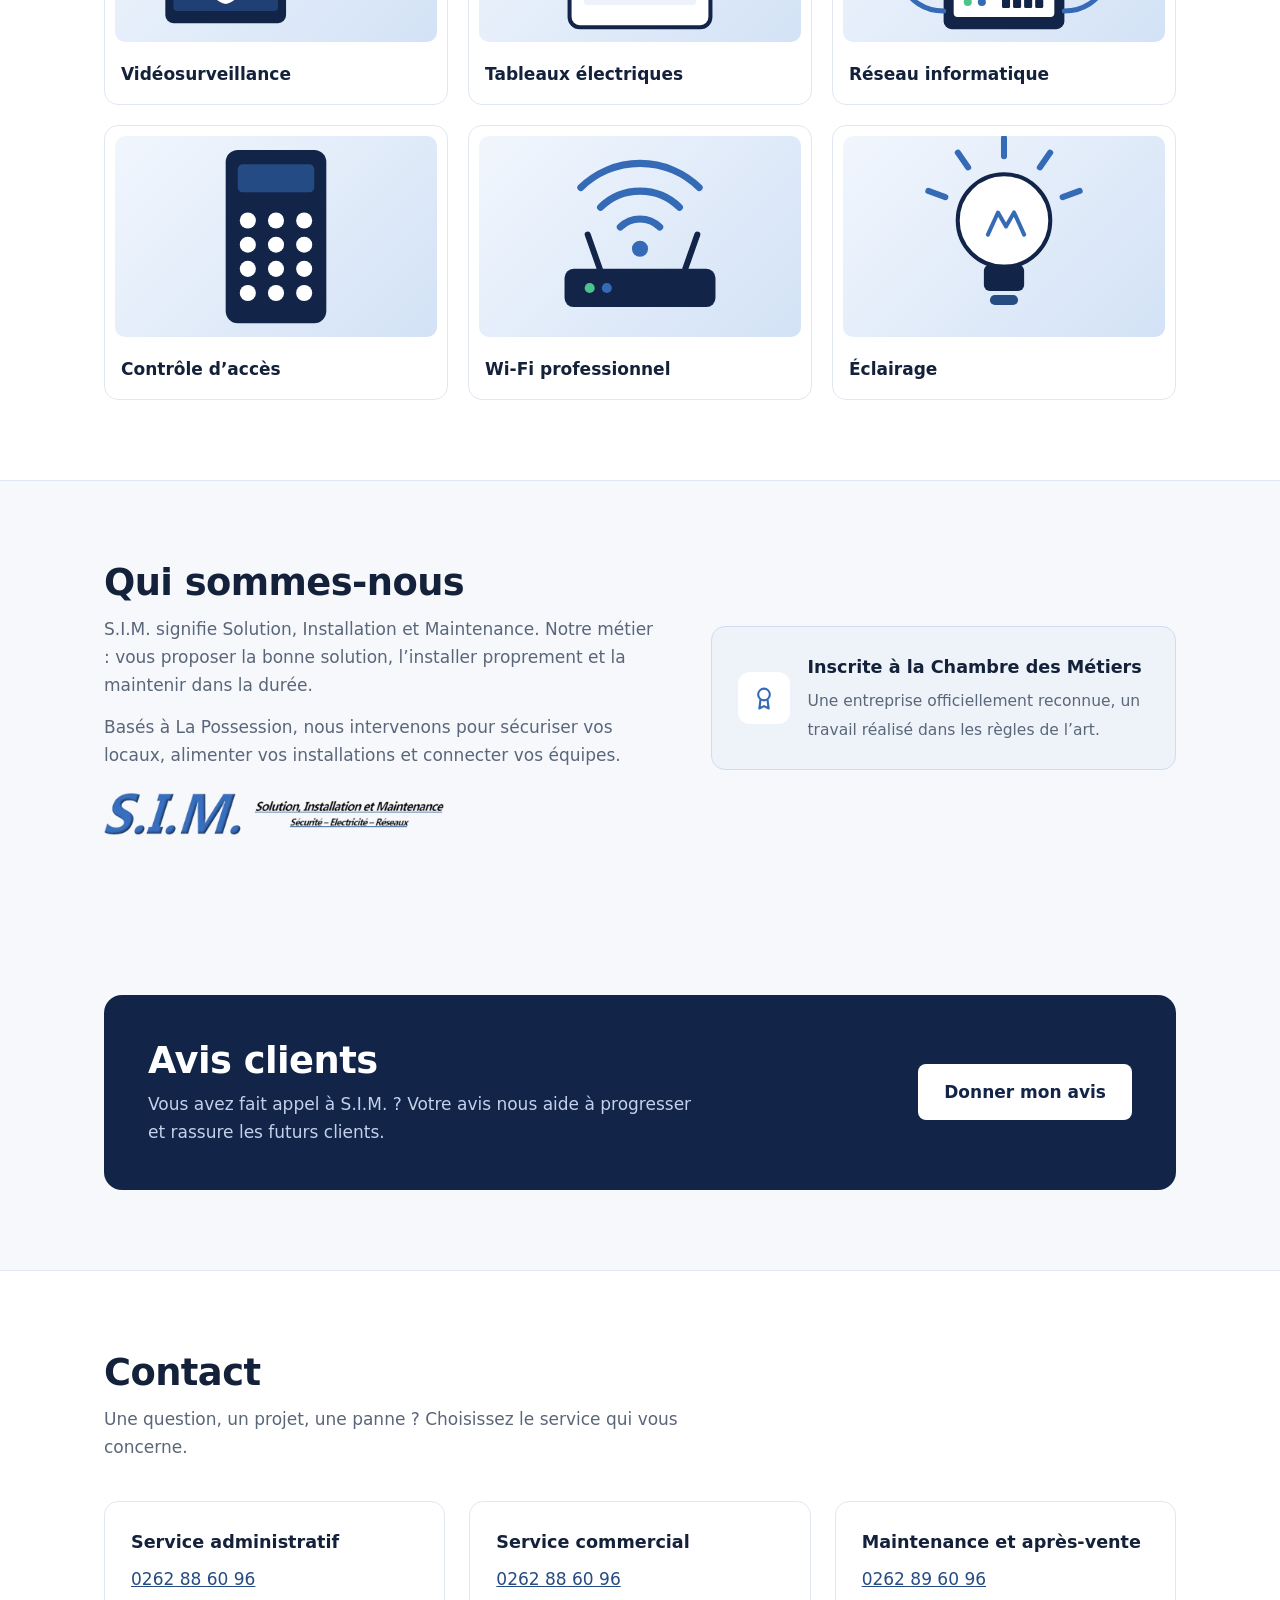
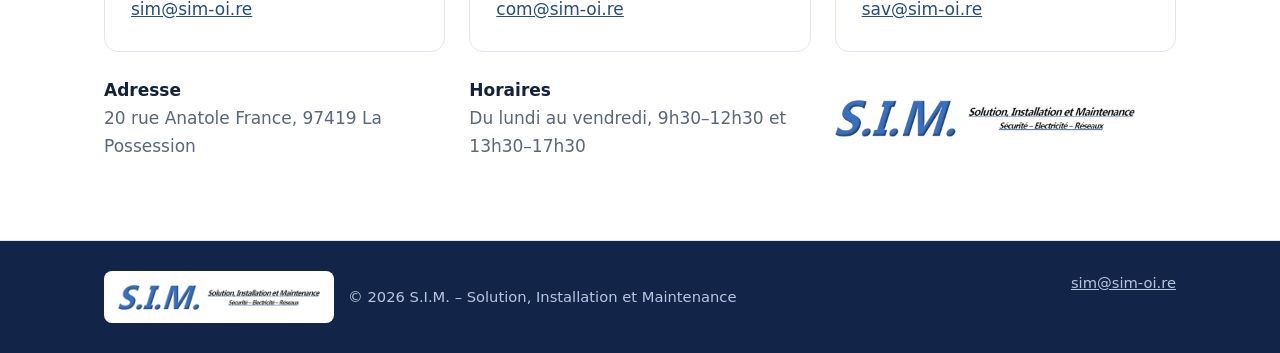
<file: index.html.html>
<!DOCTYPE html>
<html lang="fr">
<head>
<meta charset="utf-8">
<meta name="viewport" content="width=device-width, initial-scale=1, viewport-fit=cover">
<meta name="color-scheme" content="light">
<title>S.I.M. – Solution, Installation et Maintenance | La Réunion</title>
<style>
:root{color-scheme:light;box-sizing:border-box;padding-top:env(safe-area-inset-top,0px);padding-bottom:env(safe-area-inset-bottom,0px);
--bg:#f6f8fc;--white:#fff;--text:#14213a;--muted:#5a6679;--blue:#356ab6;--blue-d:#264c83;--soft:#eef3f9;--navy:#122549;--line:#e1e7f0}
*,*::before,*::after{box-sizing:inherit}
html{scroll-behavior:smooth;scroll-padding-top:calc(84px + env(safe-area-inset-top,0px))}
body{margin:0;background:var(--bg);color:var(--text);font:17px/1.65 "Segoe UI",system-ui,-apple-system,Roboto,"Helvetica Neue",Arial,sans-serif;-webkit-font-smoothing:antialiased}
a{color:var(--blue-d)}
:focus-visible{outline:3px solid var(--blue);outline-offset:3px;border-radius:4px}
.wrap{max-width:1120px;margin:0 auto;padding:0 24px}
header{position:sticky;top:env(safe-area-inset-top,0px);z-index:10;background:rgba(255,255,255,.96);border-bottom:1px solid var(--line)}
header .wrap{display:flex;align-items:center;gap:12px 28px;min-height:76px;flex-wrap:wrap;justify-content:space-between}
.logo{display:block;line-height:0}
.logo img{height:46px;width:auto;display:block}
nav{display:flex;gap:4px 22px;align-items:center;flex-wrap:wrap}
nav a{color:var(--text);text-decoration:none;font-size:.95rem;font-weight:500;padding:6px 0;border-bottom:2px solid transparent}
nav a:hover{color:var(--blue-d);border-color:var(--blue)}
nav a.cta{background:var(--blue);color:#fff;padding:10px 18px;border-radius:8px;border:0;font-weight:600}
nav a.cta:hover{background:var(--blue-d);color:#fff}
.btn{display:inline-block;background:var(--blue);color:#fff;padding:14px 26px;border-radius:8px;font-weight:600;text-decoration:none;box-shadow:0 6px 18px -8px var(--blue)}
.btn:hover{background:var(--blue-d)}
.btn.alt{background:var(--white);color:var(--text);border:1.5px solid var(--line);box-shadow:none}
.btn.alt:hover{border-color:var(--blue);color:var(--blue-d)}
.hero{background:linear-gradient(180deg,var(--white),var(--soft));padding:80px 0 88px;border-bottom:1px solid var(--line)}
.hero .wrap{display:grid;grid-template-columns:1.35fr 1fr;gap:48px;align-items:center}
.hero h1{margin:0 0 18px;font-size:clamp(2.2rem,5.2vw,3.6rem);line-height:1.1;letter-spacing:-.02em}
.hero h1 span{color:var(--blue)}
.hero p.lead{max-width:54ch;margin:0 0 30px;color:var(--muted);font-size:1.1rem}
.btns{display:flex;gap:12px;flex-wrap:wrap}
.sav{background:var(--white);border:1px solid var(--line);border-radius:16px;padding:28px;box-shadow:0 24px 48px -28px rgba(20,33,58,.35)}
.sav h2{font-size:1.2rem;margin:0 0 6px}
.sav p{margin:0 0 14px;color:var(--muted);font-size:.97rem}
.sav .tel{display:block;font-size:1.7rem;font-weight:700;color:var(--blue-d);text-decoration:none;letter-spacing:-.01em}
.sav .mail{display:block;margin-top:2px}
.sav .h{margin:16px 0 0;padding-top:14px;border-top:1px solid var(--line);font-size:.92rem}
section{padding:80px 0}
.head{max-width:640px;margin:0 0 40px}
h2{margin:0 0 10px;font-size:clamp(1.7rem,3.6vw,2.3rem);line-height:1.2;letter-spacing:-.015em}
.head p{margin:0;color:var(--muted)}
.grid{display:grid;grid-template-columns:repeat(auto-fit,minmax(280px,1fr));gap:24px}
.card{background:var(--white);border:1px solid var(--line);border-radius:14px;padding:30px}
.ic{width:52px;height:52px;border-radius:12px;background:var(--soft);display:flex;align-items:center;justify-content:center;margin-bottom:18px}
.ic svg{width:28px;height:28px;stroke:var(--blue);fill:none;stroke-width:1.8;stroke-linecap:round;stroke-linejoin:round}
.card h3{margin:0 0 10px;font-size:1.25rem}
.card ul{margin:0;padding:0;list-style:none;color:var(--muted)}
.card li{padding:6px 0 6px 22px;position:relative;border-top:1px solid var(--line)}
.card li:first-child{border-top:0}
.card li::before{content:"";position:absolute;left:2px;top:.95em;width:8px;height:8px;border-radius:50%;background:var(--blue)}
.white{background:var(--white);border-block:1px solid var(--line)}
.steps{display:grid;grid-template-columns:repeat(auto-fit,minmax(240px,1fr));gap:0;counter-reset:s}
.step{padding:6px 32px 6px 0;position:relative}
.step b{display:flex;width:44px;height:44px;border-radius:50%;background:var(--blue);color:#fff;align-items:center;justify-content:center;font-size:1.1rem;margin-bottom:16px}
.step h3{margin:0 0 6px;font-size:1.2rem}
.step p{margin:0;color:var(--muted)}
.shots{display:grid;grid-template-columns:repeat(auto-fit,minmax(260px,1fr));gap:20px}
.shot{aspect-ratio:4/3;border:2px dashed #c3cfe2;border-radius:14px;background:var(--bg);display:flex;align-items:center;justify-content:center;text-align:center;color:var(--muted);padding:16px}
.two{display:grid;grid-template-columns:1.2fr 1fr;gap:48px;align-items:center}
.two p{color:var(--muted);margin:0 0 14px}
.badge{display:flex;gap:18px;align-items:center;background:var(--soft);border:1px solid #cfdcf1;border-radius:14px;padding:26px}
.badge .ic{background:var(--white);margin:0;flex:none}
.badge strong{display:block;font-size:1.1rem;margin-bottom:4px}
.badge span{color:var(--muted);font-size:.97rem}
.avis{background:var(--navy);color:#fff;border-radius:18px;padding:44px;display:flex;gap:24px;align-items:center;justify-content:space-between;flex-wrap:wrap}
.avis h2{margin:0 0 6px;color:#fff}
.avis p{margin:0;color:#c3d1ea;max-width:52ch}
.avis .btn{background:#fff;color:var(--navy);box-shadow:none}
.contacts{display:grid;grid-template-columns:repeat(auto-fit,minmax(260px,1fr));gap:24px}
.contacts .card{padding:26px}
.contacts h3{font-size:1.1rem;margin:0 0 8px}
.contacts p{margin:2px 0;word-break:break-word}
.info{display:grid;grid-template-columns:repeat(auto-fit,minmax(260px,1fr));gap:24px;margin-top:24px;color:var(--muted)}
.info strong{color:var(--text);display:block}
.offer{display:flex;flex-direction:column;gap:12px}
.offer.hl{border:2px solid var(--blue);box-shadow:0 20px 40px -28px var(--blue)}
.tag{align-self:flex-start;background:var(--soft);color:var(--blue-d);font-weight:600;font-size:.85rem;padding:4px 12px;border-radius:999px}
.offer h3{margin:0}
.offer p{margin:0;color:var(--muted)}
.offer ul{margin-bottom:6px}
.offer .price{margin-top:auto;font-weight:700;font-size:1.15rem;color:var(--text)}
.offer .btn{text-align:center;padding:12px 20px}
footer{background:var(--navy);color:#b7c6e0;padding:30px 0;font-size:.92rem}
footer .wrap{display:flex;justify-content:space-between;gap:12px;flex-wrap:wrap}
footer a{color:#b7c6e0}

.logo-bg{background:var(--logo) center/contain no-repeat}
.logo .logo-bg{display:block;height:46px;aspect-ratio:900/111}
.hero{position:relative;overflow:hidden}
.hero .wrap{position:relative;z-index:1}
.hero::after{content:"";position:absolute;right:-40px;bottom:-14px;width:660px;max-width:90%;aspect-ratio:900/111;background:var(--logo) center/contain no-repeat;opacity:.07;pointer-events:none}
header{transition:box-shadow .3s ease}
header.sc{box-shadow:0 10px 30px -18px rgba(20,33,58,.45)}
.card,.sav,.btn,.badge,nav a{transition:transform .35s cubic-bezier(.2,.7,.2,1),box-shadow .35s ease,background-color .25s ease,border-color .25s ease,color .25s ease}
.card:hover{transform:translateY(-5px);box-shadow:0 22px 40px -26px rgba(20,33,58,.5);border-color:#c9d6ea}
.btn:hover{transform:translateY(-2px)}
.art{aspect-ratio:16/10;border-radius:10px;background:linear-gradient(135deg,#f1f6fd,#d3e2f6);overflow:hidden;margin-bottom:6px}
.art svg{width:100%;height:100%;display:block}
.offer .tag{margin-top:2px}
.acts{display:flex;gap:10px;margin-top:6px}
.acts .btn{flex:1;text-align:center;padding:12px 10px;box-shadow:none}
.shot{position:relative;overflow:hidden}
.shot::before{content:"";position:absolute;inset:0;background:var(--logo) center/62% no-repeat;opacity:.09}
.shot span{position:relative}
.about-logo{width:min(340px,100%);aspect-ratio:900/111;margin-top:24px}
.ct-logo{width:min(300px,100%);aspect-ratio:900/111;align-self:center}
.ft{display:flex;align-items:center;gap:14px;flex-wrap:wrap}
.ft-logo{display:block;width:230px;height:52px;padding:8px 14px;background-color:#fff;background-origin:content-box;border-radius:8px}
.js .rv{opacity:0;transform:translateY(16px);transition:opacity .7s ease,transform .7s cubic-bezier(.2,.7,.2,1)}
.js .rv.in{opacity:1;transform:none}
@media (max-width:700px){.logo .logo-bg{height:38px}.hero::after{width:420px}}
@media (prefers-reduced-motion:reduce){.card,.btn{transition:none}.card:hover,.btn:hover{transform:none}.js .rv{opacity:1;transform:none;transition:none}}
.work{margin:0;background:#fff;border:1px solid var(--line);border-radius:14px;padding:10px 10px 16px}
.work figcaption{padding:12px 6px 0;font-weight:600}
dialog{border:0;border-radius:16px;padding:28px;width:min(420px,calc(100vw - 32px));box-shadow:0 30px 80px -20px rgba(20,33,58,.55);color:var(--text);background:#fff}
dialog::backdrop{background:rgba(20,33,58,.5)}
dialog h3{margin:0;font-size:1.15rem}
.ct-v{font-size:1.5rem;font-weight:700;color:var(--blue-d);margin:8px 0 20px;word-break:break-all;user-select:all}
.ct-a{display:flex;gap:10px;flex-wrap:wrap}
.ct-a .btn{flex:1;text-align:center;padding:12px 14px;box-shadow:none;cursor:pointer;font:inherit;font-weight:600}
.ct-x{display:block;margin:16px auto 0;background:none;border:0;color:var(--muted);font:inherit;cursor:pointer;text-decoration:underline}
@media (max-width:860px){.hero .wrap,.two{grid-template-columns:1fr;gap:32px}.hero{padding:56px 0 64px}section{padding:56px 0}.step{padding-right:0;margin-bottom:24px}.avis{padding:30px}}
@media (max-width:700px){header .wrap{padding-bottom:10px}nav{width:100%;flex-wrap:nowrap;overflow-x:auto;gap:20px;padding-bottom:4px}nav a{white-space:nowrap}.logo img{height:40px}body{font-size:16px}}
@media (prefers-reduced-motion:reduce){html{scroll-behavior:auto}}
</style>
<style>:root{--logo:url("[data-uri]")}</style>
</head>
<body>
<svg width="0" height="0" style="position:absolute" aria-hidden="true"><defs>
<symbol id="i-cam" viewBox="0 0 320 200"><rect x="30" y="30" width="125" height="14" rx="4" fill="var(--blue-d)"/><path d="M146 52h84a42 42 0 0 1-84 0z" fill="#fff" stroke="var(--navy)" stroke-width="4"/><circle cx="188" cy="74" r="17" fill="var(--navy)"/><circle cx="188" cy="74" r="7" fill="var(--blue)"/><path d="M250 70a22 22 0 0 1 0 40M264 60a38 38 0 0 1 0 60" fill="none" stroke="var(--blue)" stroke-width="5" stroke-linecap="round"/><rect x="50" y="118" width="120" height="64" rx="8" fill="var(--navy)"/><rect x="58" y="126" width="104" height="44" rx="4" fill="var(--blue)" opacity=".4"/><path d="M110 134l14 6v8c0 8-6 13-14 15-8-2-14-7-14-15v-8z" fill="#fff"/></symbol>
<symbol id="i-panel" viewBox="0 0 320 200"><rect x="90" y="16" width="140" height="170" rx="10" fill="#fff" stroke="var(--navy)" stroke-width="4"/><rect x="104" y="46" width="112" height="30" rx="4" fill="var(--soft)"/><rect x="112" y="51" width="11" height="20" rx="2" fill="var(--navy)"/><rect x="129" y="51" width="11" height="20" rx="2" fill="var(--navy)"/><rect x="146" y="51" width="11" height="20" rx="2" fill="var(--blue)"/><rect x="163" y="51" width="11" height="20" rx="2" fill="var(--navy)"/><rect x="180" y="51" width="11" height="20" rx="2" fill="var(--navy)"/><rect x="197" y="51" width="11" height="20" rx="2" fill="var(--navy)"/><rect x="104" y="90" width="112" height="30" rx="4" fill="var(--soft)"/><rect x="112" y="95" width="11" height="20" rx="2" fill="var(--navy)"/><rect x="129" y="95" width="11" height="20" rx="2" fill="var(--navy)"/><rect x="146" y="95" width="11" height="20" rx="2" fill="var(--blue)"/><rect x="163" y="95" width="11" height="20" rx="2" fill="var(--navy)"/><rect x="180" y="95" width="11" height="20" rx="2" fill="var(--navy)"/><rect x="197" y="95" width="11" height="20" rx="2" fill="var(--navy)"/><rect x="104" y="134" width="112" height="30" rx="4" fill="var(--soft)"/><rect x="112" y="139" width="11" height="20" rx="2" fill="var(--navy)"/><rect x="129" y="139" width="11" height="20" rx="2" fill="var(--navy)"/><rect x="146" y="139" width="11" height="20" rx="2" fill="var(--blue)"/><rect x="163" y="139" width="11" height="20" rx="2" fill="var(--navy)"/><rect x="180" y="139" width="11" height="20" rx="2" fill="var(--navy)"/><rect x="197" y="139" width="11" height="20" rx="2" fill="var(--navy)"/><circle cx="250" cy="40" r="22" fill="var(--blue)"/><path d="M253 28l-12 15h8l-3 13 12-16h-8z" fill="#fff"/></symbol>
<symbol id="i-rack" viewBox="0 0 320 200"><rect x="100" y="12" width="120" height="176" rx="8" fill="var(--navy)"/><rect x="110" y="26" width="100" height="30" rx="4" fill="#fff"/><circle cx="124" cy="41" r="4" fill="#4cc38a"/><circle cx="138" cy="41" r="4" fill="var(--blue)"/><rect x="158" y="35" width="8" height="12" rx="1.5" fill="var(--navy)"/><rect x="169" y="35" width="8" height="12" rx="1.5" fill="var(--navy)"/><rect x="180" y="35" width="8" height="12" rx="1.5" fill="var(--navy)"/><rect x="191" y="35" width="8" height="12" rx="1.5" fill="var(--navy)"/><rect x="110" y="66" width="100" height="30" rx="4" fill="#fff"/><circle cx="124" cy="81" r="4" fill="#4cc38a"/><circle cx="138" cy="81" r="4" fill="var(--blue)"/><rect x="158" y="75" width="8" height="12" rx="1.5" fill="var(--navy)"/><rect x="169" y="75" width="8" height="12" rx="1.5" fill="var(--navy)"/><rect x="180" y="75" width="8" height="12" rx="1.5" fill="var(--navy)"/><rect x="191" y="75" width="8" height="12" rx="1.5" fill="var(--navy)"/><rect x="110" y="106" width="100" height="30" rx="4" fill="#fff"/><circle cx="124" cy="121" r="4" fill="#4cc38a"/><circle cx="138" cy="121" r="4" fill="var(--blue)"/><rect x="158" y="115" width="8" height="12" rx="1.5" fill="var(--navy)"/><rect x="169" y="115" width="8" height="12" rx="1.5" fill="var(--navy)"/><rect x="180" y="115" width="8" height="12" rx="1.5" fill="var(--navy)"/><rect x="191" y="115" width="8" height="12" rx="1.5" fill="var(--navy)"/><rect x="110" y="146" width="100" height="30" rx="4" fill="#fff"/><circle cx="124" cy="161" r="4" fill="#4cc38a"/><circle cx="138" cy="161" r="4" fill="var(--blue)"/><rect x="158" y="155" width="8" height="12" rx="1.5" fill="var(--navy)"/><rect x="169" y="155" width="8" height="12" rx="1.5" fill="var(--navy)"/><rect x="180" y="155" width="8" height="12" rx="1.5" fill="var(--navy)"/><rect x="191" y="155" width="8" height="12" rx="1.5" fill="var(--navy)"/><path d="M100 170c-40 0-40-40-70-40M220 170c40 0 40-40 70-40" fill="none" stroke="var(--blue)" stroke-width="5" stroke-linecap="round"/><circle cx="30" cy="130" r="7" fill="var(--blue)"/><circle cx="290" cy="130" r="7" fill="var(--blue)"/></symbol>
<symbol id="i-access" viewBox="0 0 320 200"><rect x="110" y="14" width="100" height="172" rx="12" fill="var(--navy)"/><rect x="122" y="28" width="76" height="28" rx="5" fill="var(--blue)" opacity=".55"/><circle cx="132" cy="84" r="8" fill="#fff"/><circle cx="160" cy="84" r="8" fill="#fff"/><circle cx="188" cy="84" r="8" fill="#fff"/><circle cx="132" cy="108" r="8" fill="#fff"/><circle cx="160" cy="108" r="8" fill="#fff"/><circle cx="188" cy="108" r="8" fill="#fff"/><circle cx="132" cy="132" r="8" fill="#fff"/><circle cx="160" cy="132" r="8" fill="#fff"/><circle cx="188" cy="132" r="8" fill="#fff"/><circle cx="132" cy="156" r="8" fill="#fff"/><circle cx="160" cy="156" r="8" fill="#fff"/><circle cx="188" cy="156" r="8" fill="#fff"/></symbol>
<symbol id="i-wifi" viewBox="0 0 320 200"><rect x="85" y="132" width="150" height="38" rx="9" fill="var(--navy)"/><circle cx="110" cy="151" r="5" fill="#4cc38a"/><circle cx="127" cy="151" r="5" fill="var(--blue)"/><path d="M205 132l12-34M120 132l-12-34" stroke="var(--navy)" stroke-width="6" stroke-linecap="round"/><circle cx="160" cy="112" r="8" fill="var(--blue)"/><path d="M140.4 90.4a28 28 0 0 1 39.2 0" fill="none" stroke="var(--blue)" stroke-width="7" stroke-linecap="round"/><path d="M120.8 70.8a56 56 0 0 1 78.4 0" fill="none" stroke="var(--blue)" stroke-width="7" stroke-linecap="round"/><path d="M101.2 51.2a84 84 0 0 1 117.6 0" fill="none" stroke="var(--blue)" stroke-width="7" stroke-linecap="round"/></symbol>
<symbol id="i-light" viewBox="0 0 320 200"><circle cx="160" cy="84" r="46" fill="#fff" stroke="var(--navy)" stroke-width="4"/><path d="M144 98l10-22 8 14 8-14 10 22" fill="none" stroke="var(--blue)" stroke-width="4" stroke-linecap="round" stroke-linejoin="round"/><rect x="140" y="128" width="40" height="26" rx="6" fill="var(--navy)"/><rect x="146" y="158" width="28" height="10" rx="5" fill="var(--blue-d)"/><path d="M218.3 60.8L235.2 54.6" stroke="var(--blue)" stroke-width="6" stroke-linecap="round"/><path d="M195.6 31.2L205.9 16.5" stroke="var(--blue)" stroke-width="6" stroke-linecap="round"/><path d="M160.0 20.0L160.0 2.0" stroke="var(--blue)" stroke-width="6" stroke-linecap="round"/><path d="M124.4 31.2L114.1 16.5" stroke="var(--blue)" stroke-width="6" stroke-linecap="round"/><path d="M101.7 60.8L84.8 54.6" stroke="var(--blue)" stroke-width="6" stroke-linecap="round"/></symbol>
</defs></svg>
<header>
  <div class="wrap">
    <a class="logo" href="#accueil" aria-label="S.I.M. – accueil"><span class="logo-bg" role="img" aria-label="S.I.M. – Solution, Installation et Maintenance – Sécurité, Électricité, Réseaux"></span></a>
    <nav aria-label="Navigation principale">
      <a href="#accueil">Accueil</a>
      <a href="#services">Nos services &amp; installations</a>
      <a href="#offres">Nos offres</a>
      <a href="#realisations">Nos réalisations</a>
      <a href="#apropos">Qui sommes-nous</a>
      <a href="#avis">Avis clients</a>
      <a class="cta" href="#contact">Demander un devis</a>
    </nav>
  </div>
</header>

<main>
  <div class="hero" id="accueil">
    <div class="wrap">
      <div>
        <h1>Sécurité, électricité et réseaux, <span>installés et entretenus</span> par des professionnels.</h1>
        <p class="lead">S.I.M. conçoit la bonne solution, l’installe proprement et en assure la maintenance, pour les entreprises et les particuliers de La Réunion.</p>
        <div class="btns">
          <a class="btn" href="#contact">Demander un devis</a>
          <a class="btn alt" href="#services">Découvrir nos services</a>
        </div>
      </div>
      <aside class="sav" aria-label="Maintenance et après-vente">
        <h2>Une panne, un dépannage ?</h2>
        <p>Notre service Maintenance et Après-Vente vous répond.</p>
        <a class="tel" href="tel:+262262896096">0262 89 60 96</a>
        <a class="mail" href="mailto:sav@sim-oi.re">sav@sim-oi.re</a>
        <p class="h">Du lundi au vendredi<br>9h30–12h30 et 13h30–17h30</p>
      </aside>
    </div>
  </div>

  <section id="services">
    <div class="wrap">
      <div class="head">
        <h2>Nos services &amp; installations</h2>
        <p>Trois domaines d’expertise réunis chez un seul interlocuteur.</p>
      </div>
      <div class="grid">
        <div class="card">
          <div class="ic"><svg viewBox="0 0 24 24" aria-hidden="true"><path d="M12 3l8 3v6c0 4.5-3.2 7.8-8 9-4.8-1.2-8-4.5-8-9V6z"/><path d="M9 12l2 2 4-4"/></svg></div>
          <h3>Sécurité</h3>
          <ul><li>Vidéosurveillance</li><li>Alarmes et détection d’intrusion</li><li>Contrôle d’accès</li><li>Interphonie et visiophonie</li></ul>
        </div>
        <div class="card">
          <div class="ic"><svg viewBox="0 0 24 24" aria-hidden="true"><path d="M13 2L5 14h6l-1 8 8-12h-6z"/></svg></div>
          <h3>Électricité</h3>
          <ul><li>Installation et mise en conformité</li><li>Tableaux électriques</li><li>Éclairage</li><li>Dépannage</li></ul>
        </div>
        <div class="card">
          <div class="ic"><svg viewBox="0 0 24 24" aria-hidden="true"><circle cx="12" cy="5" r="2.5"/><circle cx="5" cy="19" r="2.5"/><circle cx="19" cy="19" r="2.5"/><path d="M12 7.5v4M12 11.5L6 17M12 11.5L18 17"/></svg></div>
          <h3>Réseaux</h3>
          <ul><li>Câblage informatique</li><li>Wi-Fi professionnel</li><li>Baies de brassage</li><li>Téléphonie et connectivité</li></ul>
        </div>
      </div>
    </div>
  </section>

  <section class="white" id="methode">
    <div class="wrap">
      <div class="head">
        <h2>Notre méthode</h2>
        <p>Trois étapes, de l’étude de votre besoin au suivi dans la durée.</p>
      </div>
      <div class="steps">
        <div class="step"><b>1</b><h3>Solution</h3><p>Nous analysons votre besoin et vous proposons l’équipement adapté.</p></div>
        <div class="step"><b>2</b><h3>Installation</h3><p>Nos équipes installent et configurent votre matériel dans les règles de l’art.</p></div>
        <div class="step"><b>3</b><h3>Maintenance</h3><p>Nous contrôlons, entretenons et dépannons pour que tout reste fiable.</p></div>
      </div>
    </div>
  </section>

  <section id="offres">
    <div class="wrap">
      <div class="head">
        <h2>Nos offres</h2>
        <p>Des formules claires pour équiper, installer et entretenir. Appelez-nous ou écrivez-nous : le service concerné vous répond.</p>
      </div>
      <div class="grid">
        <div class="card offer">
          <div class="art"><svg viewBox="0 0 320 200" aria-hidden="true"><use href="#i-cam"/></svg></div><span class="tag">Sécurité</span>
          <h3>Kit vidéosurveillance</h3>
          <p>Caméras, enregistreur et installation clé en main pour surveiller vos locaux à distance.</p>
          <div class="price">Sur devis</div>
          <div class="acts"><a class="btn" href="tel:+262262886096">Appeler</a><a class="btn alt" href="mailto:com@sim-oi.re?subject=Offre%20kit%20vid%C3%A9osurveillance">Écrire</a></div>
        </div>
        <div class="card offer hl">
          <div class="art"><svg viewBox="0 0 320 200" aria-hidden="true"><use href="#i-panel"/></svg></div><span class="tag">Maintenance</span>
          <h3>Contrat de maintenance</h3>
          <p>Contrôles réguliers et dépannage prioritaire pour garder vos installations fiables.</p>
          <div class="price">Sur devis</div>
          <div class="acts"><a class="btn" href="tel:+262262896096">Appeler</a><a class="btn alt" href="mailto:sav@sim-oi.re?subject=Offre%20contrat%20de%20maintenance">Écrire</a></div>
        </div>
        <div class="card offer">
          <div class="art"><svg viewBox="0 0 320 200" aria-hidden="true"><use href="#i-rack"/></svg></div><span class="tag">Électricité &amp; réseaux</span>
          <h3>Installation complète</h3>
          <p>Électricité, câblage et Wi-Fi réalisés par une seule équipe, avec mise en service.</p>
          <div class="price">Sur devis</div>
          <div class="acts"><a class="btn" href="tel:+262262886096">Appeler</a><a class="btn alt" href="mailto:com@sim-oi.re?subject=Offre%20installation%20compl%C3%A8te">Écrire</a></div>
        </div>
      </div>
    </div>
  </section>

  <section class="white" id="realisations">
    <div class="wrap">
      <div class="head">
        <h2>Nos réalisations</h2>
        <p>Nos domaines d’intervention en images. Les photos de nos chantiers viendront compléter cette galerie.</p>
      </div>
      <div class="shots">
        <figure class="work"><div class="art"><svg viewBox="0 0 320 200" aria-hidden="true"><use href="#i-cam"/></svg></div><figcaption>Vidéosurveillance</figcaption></figure>
        <figure class="work"><div class="art"><svg viewBox="0 0 320 200" aria-hidden="true"><use href="#i-panel"/></svg></div><figcaption>Tableaux électriques</figcaption></figure>
        <figure class="work"><div class="art"><svg viewBox="0 0 320 200" aria-hidden="true"><use href="#i-rack"/></svg></div><figcaption>Réseau informatique</figcaption></figure>
        <figure class="work"><div class="art"><svg viewBox="0 0 320 200" aria-hidden="true"><use href="#i-access"/></svg></div><figcaption>Contrôle d’accès</figcaption></figure>
        <figure class="work"><div class="art"><svg viewBox="0 0 320 200" aria-hidden="true"><use href="#i-wifi"/></svg></div><figcaption>Wi-Fi professionnel</figcaption></figure>
        <figure class="work"><div class="art"><svg viewBox="0 0 320 200" aria-hidden="true"><use href="#i-light"/></svg></div><figcaption>Éclairage</figcaption></figure>
      </div>
    </div>
  </section>

  <section id="apropos">
    <div class="wrap two">
      <div>
        <h2>Qui sommes-nous</h2>
        <p>S.I.M. signifie Solution, Installation et Maintenance. Notre métier : vous proposer la bonne solution, l’installer proprement et la maintenir dans la durée.</p>
        <p>Basés à La Possession, nous intervenons pour sécuriser vos locaux, alimenter vos installations et connecter vos équipes.</p>
        <div class="logo-bg about-logo" role="img" aria-label="Logo S.I.M."></div>
      </div>
      <div class="badge">
        <div class="ic"><svg viewBox="0 0 24 24" aria-hidden="true"><circle cx="12" cy="9" r="5"/><path d="M9 13.5L8 21l4-2 4 2-1-7.5"/></svg></div>
        <div><strong>Inscrite à la Chambre des Métiers</strong><span>Une entreprise officiellement reconnue, un travail réalisé dans les règles de l’art.</span></div>
      </div>
    </div>
  </section>

  <section id="avis">
    <div class="wrap">
      <div class="avis">
        <div>
          <h2>Avis clients</h2>
          <p>Vous avez fait appel à S.I.M. ? Votre avis nous aide à progresser et rassure les futurs clients.</p>
        </div>
        <a class="btn" href="mailto:sim@sim-oi.re?subject=Mon%20avis%20sur%20S.I.M.">Donner mon avis</a>
      </div>
    </div>
  </section>

  <section class="white" id="contact">
    <div class="wrap">
      <div class="head">
        <h2>Contact</h2>
        <p>Une question, un projet, une panne ? Choisissez le service qui vous concerne.</p>
      </div>
      <div class="contacts">
        <div class="card"><h3>Service administratif</h3><p><a href="tel:+262262886096">0262 88 60 96</a></p><p><a href="mailto:sim@sim-oi.re">sim@sim-oi.re</a></p></div>
        <div class="card"><h3>Service commercial</h3><p><a href="tel:+262262886096">0262 88 60 96</a></p><p><a href="mailto:com@sim-oi.re">com@sim-oi.re</a></p></div>
        <div class="card"><h3>Maintenance et après-vente</h3><p><a href="tel:+262262896096">0262 89 60 96</a></p><p><a href="mailto:sav@sim-oi.re">sav@sim-oi.re</a></p></div>
      </div>
      <div class="info">
        <div><strong>Adresse</strong>20 rue Anatole France, 97419 La Possession</div>
        <div><strong>Horaires</strong>Du lundi au vendredi, 9h30–12h30 et 13h30–17h30</div>
        <div class="logo-bg ct-logo" role="img" aria-label="Logo S.I.M."></div>
      </div>
    </div>
  </section>
</main>

<footer>
  <div class="wrap">
    <span class="ft"><span class="logo-bg ft-logo" role="img" aria-label="Logo S.I.M."></span>© 2026 S.I.M. – Solution, Installation et Maintenance</span>
    <a href="mailto:sim@sim-oi.re">sim@sim-oi.re</a>
  </div>
</footer>
<script>
(function(){
var d=document,hd=d.querySelector("header");
function s(){hd.classList.toggle("sc",window.scrollY>8)}
s();window.addEventListener("scroll",s,{passive:true});
if(!("IntersectionObserver" in window)||window.matchMedia("(prefers-reduced-motion: reduce)").matches)return;
var els=d.querySelectorAll(".head,.card,.step,.shot,.work,.badge,.avis,.sav,.about-logo,.info>div");
els.forEach(function(e){e.classList.add("rv");var i=Array.prototype.indexOf.call(e.parentNode.children,e);e.style.transitionDelay=(Math.min(i,4)*90)+"ms"});
d.documentElement.classList.add("js");
var io=new IntersectionObserver(function(en){en.forEach(function(x){if(x.isIntersecting){var t=x.target;t.classList.add("in");io.unobserve(t);setTimeout(function(){t.classList.remove("rv","in");t.style.transitionDelay=""},1300)}})},{threshold:.12,rootMargin:"0px 0px -40px 0px"});
els.forEach(function(e){io.observe(e)});
})();
</script>
<dialog id="ct" aria-labelledby="ct-t"><h3 id="ct-t"></h3><p class="ct-v" id="ct-v"></p><div class="ct-a"><a class="btn" id="ct-go" target="_top" rel="noopener"></a><button class="btn alt" type="button" id="ct-cp">Copier</button></div><button class="ct-x" type="button" id="ct-x">Fermer</button></dialog>
<script>
(function(){
var dg=document.getElementById("ct");if(!dg||!dg.showModal)return;
var T=document.getElementById("ct-t"),V=document.getElementById("ct-v"),G=document.getElementById("ct-go"),C=document.getElementById("ct-cp"),raw="";
document.addEventListener("click",function(e){
var a=e.target.closest&&e.target.closest('a[href^="tel:"],a[href^="mailto:"]');
if(!a||a.id==="ct-go")return;e.preventDefault();
var href=a.getAttribute("href"),tel=href.indexOf("tel:")===0;
if(tel){var d=href.slice(4).replace(/\D/g,"");if(d.indexOf("262")===0)d=d.slice(3);d="0"+d;raw=d;V.textContent=d.replace(/^(\d{4})(\d\d)(\d\d)(\d\d)$/,"$1 $2 $3 $4");T.textContent="Appeler S.I.M.";G.textContent="Lancer l’appel"}
else{raw=href.slice(7).split("?")[0];V.textContent=raw;T.textContent="Écrire à S.I.M.";G.textContent="Ouvrir ma messagerie"}
G.setAttribute("href",href);C.textContent="Copier";dg.showModal();
});
C.addEventListener("click",function(){
function ok(){C.textContent="Copié ✓"}
function ko(){C.textContent="Sélectionnez le texte";var r=document.createRange();r.selectNodeContents(V);var s=getSelection();s.removeAllRanges();s.addRange(r)}
try{navigator.clipboard.writeText(raw).then(ok,ko)}catch(x){ko()}
});
document.getElementById("ct-x").addEventListener("click",function(){dg.close()});
dg.addEventListener("click",function(e){if(e.target===dg)dg.close()});
})();
</script>
</body>
</html>
</file>
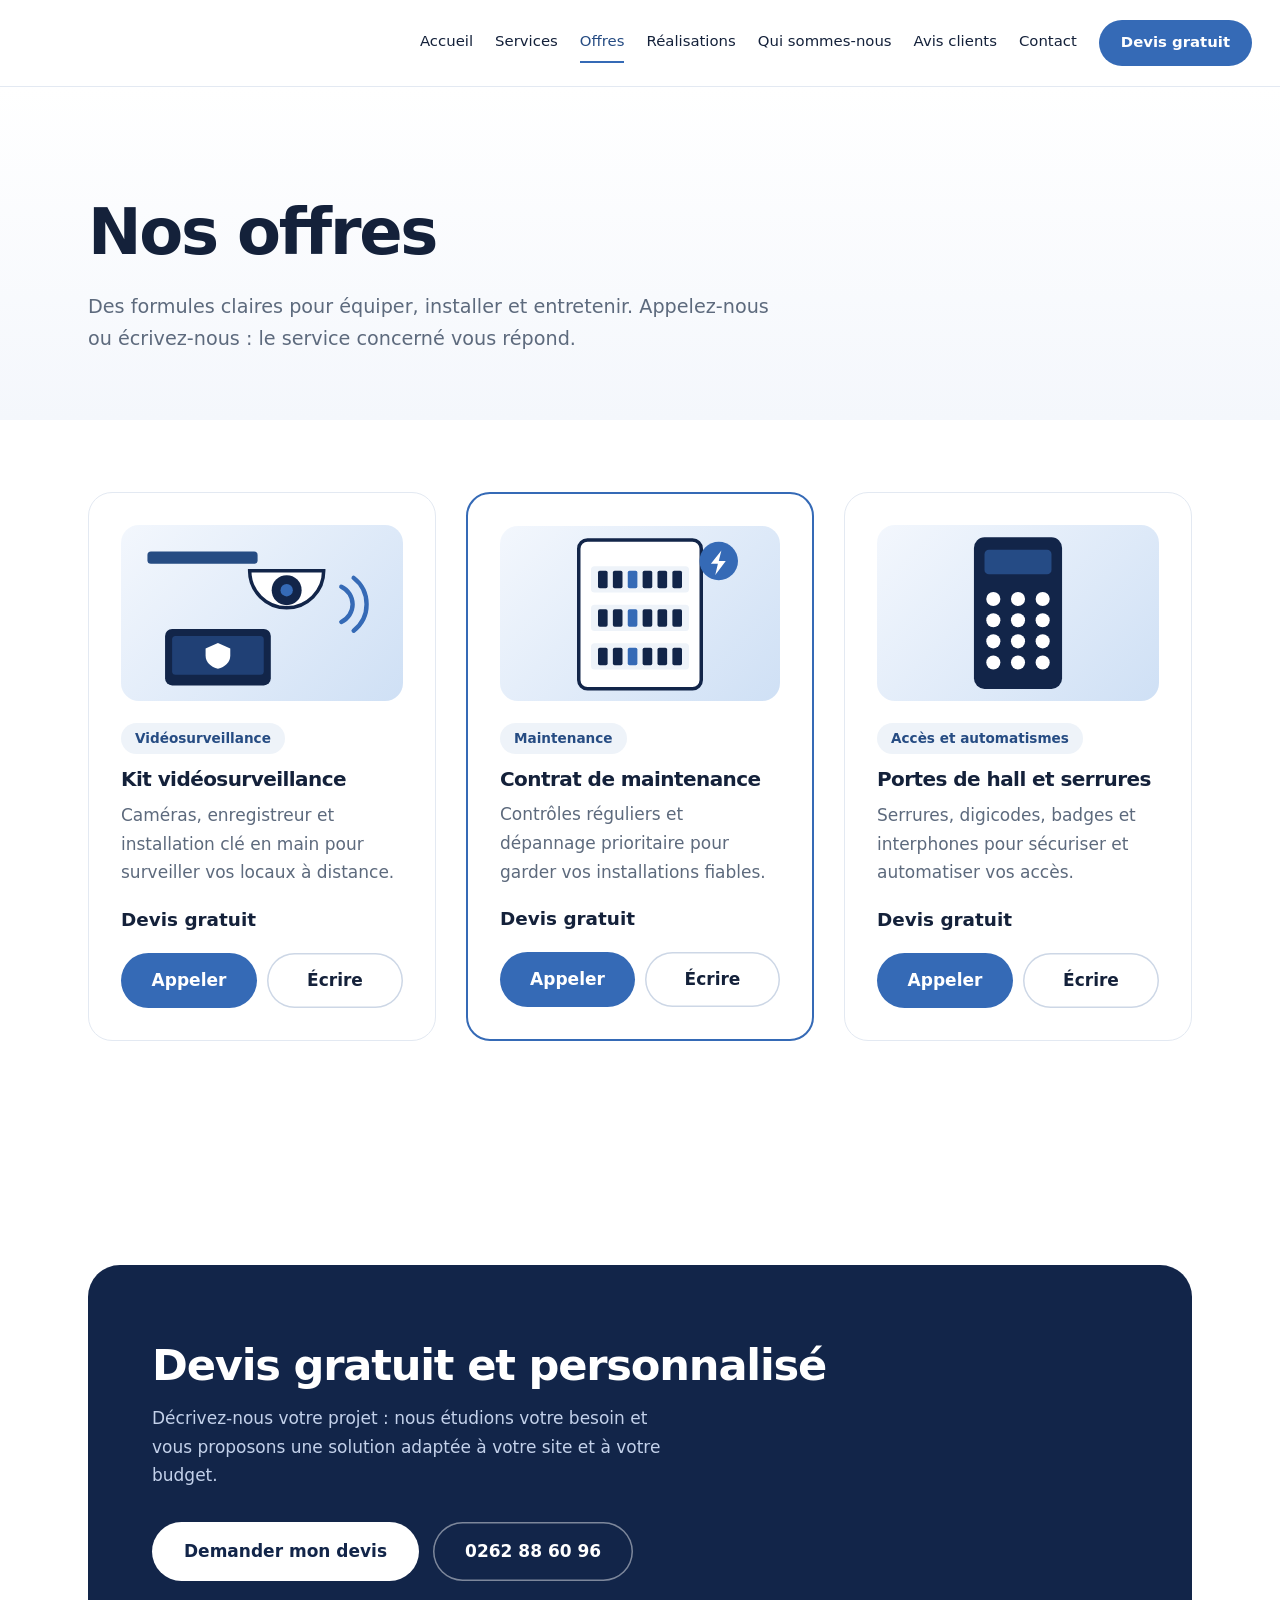
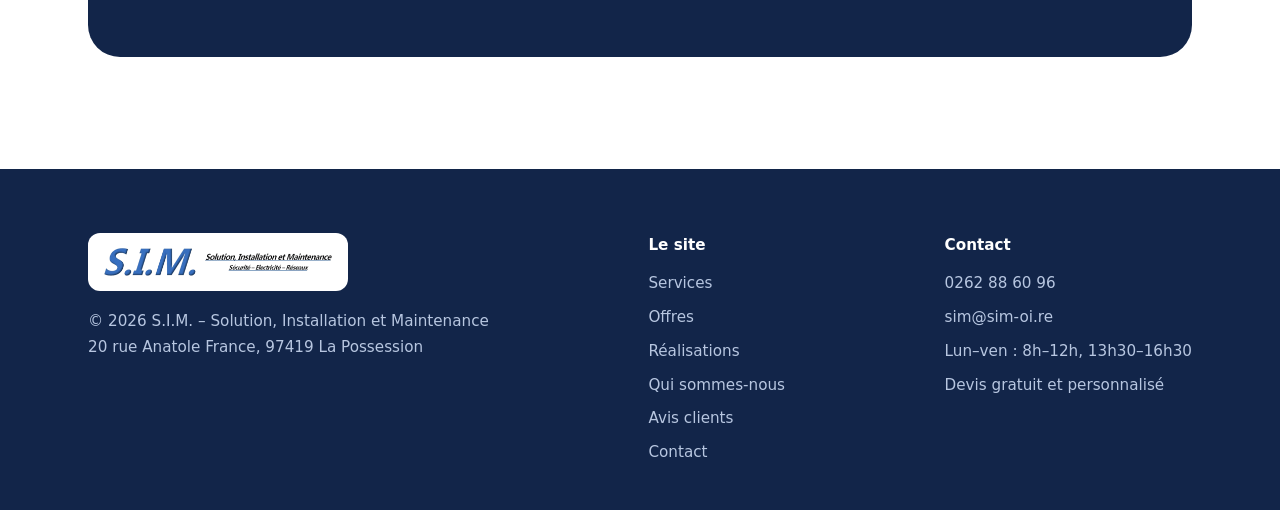
<file: offres.html>
<!DOCTYPE html>
<html lang="fr">
<head>
<meta charset="utf-8">
<meta name="viewport" content="width=device-width, initial-scale=1, viewport-fit=cover">
<meta name="color-scheme" content="light">
<meta name="description" content="S.I.M. à La Réunion : automatismes, sécurité incendie, alarmes, vidéosurveillance, serrures et portes de hall, électricité. Devis gratuit et personnalisé.">
<title>Nos offres – S.I.M.</title>
<link rel="stylesheet" href="style.css">
</head>
<body data-key="offres">
<svg width="0" height="0" style="position:absolute" aria-hidden="true"><defs>
<symbol id="i-cam" viewBox="0 0 320 200"><rect x="30" y="30" width="125" height="14" rx="4" fill="var(--blue-d)"/><path d="M146 52h84a42 42 0 0 1-84 0z" fill="#fff" stroke="var(--navy)" stroke-width="4"/><circle cx="188" cy="74" r="17" fill="var(--navy)"/><circle cx="188" cy="74" r="7" fill="var(--blue)"/><path d="M250 70a22 22 0 0 1 0 40M264 60a38 38 0 0 1 0 60" fill="none" stroke="var(--blue)" stroke-width="5" stroke-linecap="round"/><rect x="50" y="118" width="120" height="64" rx="8" fill="var(--navy)"/><rect x="58" y="126" width="104" height="44" rx="4" fill="var(--blue)" opacity=".4"/><path d="M110 134l14 6v8c0 8-6 13-14 15-8-2-14-7-14-15v-8z" fill="#fff"/></symbol>
<symbol id="i-panel" viewBox="0 0 320 200"><rect x="90" y="16" width="140" height="170" rx="10" fill="#fff" stroke="var(--navy)" stroke-width="4"/><rect x="104" y="46" width="112" height="30" rx="4" fill="var(--soft)"/><rect x="112" y="51" width="11" height="20" rx="2" fill="var(--navy)"/><rect x="129" y="51" width="11" height="20" rx="2" fill="var(--navy)"/><rect x="146" y="51" width="11" height="20" rx="2" fill="var(--blue)"/><rect x="163" y="51" width="11" height="20" rx="2" fill="var(--navy)"/><rect x="180" y="51" width="11" height="20" rx="2" fill="var(--navy)"/><rect x="197" y="51" width="11" height="20" rx="2" fill="var(--navy)"/><rect x="104" y="90" width="112" height="30" rx="4" fill="var(--soft)"/><rect x="112" y="95" width="11" height="20" rx="2" fill="var(--navy)"/><rect x="129" y="95" width="11" height="20" rx="2" fill="var(--navy)"/><rect x="146" y="95" width="11" height="20" rx="2" fill="var(--blue)"/><rect x="163" y="95" width="11" height="20" rx="2" fill="var(--navy)"/><rect x="180" y="95" width="11" height="20" rx="2" fill="var(--navy)"/><rect x="197" y="95" width="11" height="20" rx="2" fill="var(--navy)"/><rect x="104" y="134" width="112" height="30" rx="4" fill="var(--soft)"/><rect x="112" y="139" width="11" height="20" rx="2" fill="var(--navy)"/><rect x="129" y="139" width="11" height="20" rx="2" fill="var(--navy)"/><rect x="146" y="139" width="11" height="20" rx="2" fill="var(--blue)"/><rect x="163" y="139" width="11" height="20" rx="2" fill="var(--navy)"/><rect x="180" y="139" width="11" height="20" rx="2" fill="var(--navy)"/><rect x="197" y="139" width="11" height="20" rx="2" fill="var(--navy)"/><circle cx="250" cy="40" r="22" fill="var(--blue)"/><path d="M253 28l-12 15h8l-3 13 12-16h-8z" fill="#fff"/></symbol>
<symbol id="i-rack" viewBox="0 0 320 200"><rect x="100" y="12" width="120" height="176" rx="8" fill="var(--navy)"/><rect x="110" y="26" width="100" height="30" rx="4" fill="#fff"/><circle cx="124" cy="41" r="4" fill="#4cc38a"/><circle cx="138" cy="41" r="4" fill="var(--blue)"/><rect x="158" y="35" width="8" height="12" rx="1.5" fill="var(--navy)"/><rect x="169" y="35" width="8" height="12" rx="1.5" fill="var(--navy)"/><rect x="180" y="35" width="8" height="12" rx="1.5" fill="var(--navy)"/><rect x="191" y="35" width="8" height="12" rx="1.5" fill="var(--navy)"/><rect x="110" y="66" width="100" height="30" rx="4" fill="#fff"/><circle cx="124" cy="81" r="4" fill="#4cc38a"/><circle cx="138" cy="81" r="4" fill="var(--blue)"/><rect x="158" y="75" width="8" height="12" rx="1.5" fill="var(--navy)"/><rect x="169" y="75" width="8" height="12" rx="1.5" fill="var(--navy)"/><rect x="180" y="75" width="8" height="12" rx="1.5" fill="var(--navy)"/><rect x="191" y="75" width="8" height="12" rx="1.5" fill="var(--navy)"/><rect x="110" y="106" width="100" height="30" rx="4" fill="#fff"/><circle cx="124" cy="121" r="4" fill="#4cc38a"/><circle cx="138" cy="121" r="4" fill="var(--blue)"/><rect x="158" y="115" width="8" height="12" rx="1.5" fill="var(--navy)"/><rect x="169" y="115" width="8" height="12" rx="1.5" fill="var(--navy)"/><rect x="180" y="115" width="8" height="12" rx="1.5" fill="var(--navy)"/><rect x="191" y="115" width="8" height="12" rx="1.5" fill="var(--navy)"/><rect x="110" y="146" width="100" height="30" rx="4" fill="#fff"/><circle cx="124" cy="161" r="4" fill="#4cc38a"/><circle cx="138" cy="161" r="4" fill="var(--blue)"/><rect x="158" y="155" width="8" height="12" rx="1.5" fill="var(--navy)"/><rect x="169" y="155" width="8" height="12" rx="1.5" fill="var(--navy)"/><rect x="180" y="155" width="8" height="12" rx="1.5" fill="var(--navy)"/><rect x="191" y="155" width="8" height="12" rx="1.5" fill="var(--navy)"/><path d="M100 170c-40 0-40-40-70-40M220 170c40 0 40-40 70-40" fill="none" stroke="var(--blue)" stroke-width="5" stroke-linecap="round"/><circle cx="30" cy="130" r="7" fill="var(--blue)"/><circle cx="290" cy="130" r="7" fill="var(--blue)"/></symbol>
<symbol id="i-access" viewBox="0 0 320 200"><rect x="110" y="14" width="100" height="172" rx="12" fill="var(--navy)"/><rect x="122" y="28" width="76" height="28" rx="5" fill="var(--blue)" opacity=".55"/><circle cx="132" cy="84" r="8" fill="#fff"/><circle cx="160" cy="84" r="8" fill="#fff"/><circle cx="188" cy="84" r="8" fill="#fff"/><circle cx="132" cy="108" r="8" fill="#fff"/><circle cx="160" cy="108" r="8" fill="#fff"/><circle cx="188" cy="108" r="8" fill="#fff"/><circle cx="132" cy="132" r="8" fill="#fff"/><circle cx="160" cy="132" r="8" fill="#fff"/><circle cx="188" cy="132" r="8" fill="#fff"/><circle cx="132" cy="156" r="8" fill="#fff"/><circle cx="160" cy="156" r="8" fill="#fff"/><circle cx="188" cy="156" r="8" fill="#fff"/></symbol>
<symbol id="i-wifi" viewBox="0 0 320 200"><rect x="85" y="132" width="150" height="38" rx="9" fill="var(--navy)"/><circle cx="110" cy="151" r="5" fill="#4cc38a"/><circle cx="127" cy="151" r="5" fill="var(--blue)"/><path d="M205 132l12-34M120 132l-12-34" stroke="var(--navy)" stroke-width="6" stroke-linecap="round"/><circle cx="160" cy="112" r="8" fill="var(--blue)"/><path d="M140.4 90.4a28 28 0 0 1 39.2 0" fill="none" stroke="var(--blue)" stroke-width="7" stroke-linecap="round"/><path d="M120.8 70.8a56 56 0 0 1 78.4 0" fill="none" stroke="var(--blue)" stroke-width="7" stroke-linecap="round"/><path d="M101.2 51.2a84 84 0 0 1 117.6 0" fill="none" stroke="var(--blue)" stroke-width="7" stroke-linecap="round"/></symbol>
<symbol id="i-light" viewBox="0 0 320 200"><circle cx="160" cy="84" r="46" fill="#fff" stroke="var(--navy)" stroke-width="4"/><path d="M144 98l10-22 8 14 8-14 10 22" fill="none" stroke="var(--blue)" stroke-width="4" stroke-linecap="round" stroke-linejoin="round"/><rect x="140" y="128" width="40" height="26" rx="6" fill="var(--navy)"/><rect x="146" y="158" width="28" height="10" rx="5" fill="var(--blue-d)"/><path d="M218.3 60.8L235.2 54.6" stroke="var(--blue)" stroke-width="6" stroke-linecap="round"/><path d="M195.6 31.2L205.9 16.5" stroke="var(--blue)" stroke-width="6" stroke-linecap="round"/><path d="M160.0 20.0L160.0 2.0" stroke="var(--blue)" stroke-width="6" stroke-linecap="round"/><path d="M124.4 31.2L114.1 16.5" stroke="var(--blue)" stroke-width="6" stroke-linecap="round"/><path d="M101.7 60.8L84.8 54.6" stroke="var(--blue)" stroke-width="6" stroke-linecap="round"/></symbol>
<symbol id="i-fire" viewBox="0 0 320 200"><circle cx="110" cy="60" r="34" fill="#fff" stroke="var(--navy)" stroke-width="4"/><circle cx="110" cy="60" r="22" fill="none" stroke="var(--blue)" stroke-width="3" stroke-dasharray="4 5"/><circle cx="110" cy="60" r="8" fill="var(--blue)"/><path d="M215 176c-34 0-52-24-44-52 4-16 16-26 20-44 16 14 30 30 28 48 10-4 14-14 14-22 16 16 22 70-18 70z" fill="var(--blue)"/><path d="M212 176c-16 0-24-12-20-26 8 4 14 2 16-8 12 8 22 20 14 34-2 0-6 0-10 0z" fill="#fff" opacity=".85"/></symbol>
<symbol id="i-alarm" viewBox="0 0 320 200"><path d="M112 140v-36a48 48 0 0 1 96 0v36z" fill="#fff" stroke="var(--navy)" stroke-width="4"/><path d="M142 100a18 18 0 0 1 18-18" stroke="var(--blue)" stroke-width="6" stroke-linecap="round" fill="none"/><rect x="96" y="140" width="128" height="24" rx="7" fill="var(--navy)"/><path d="M160 30v-14M104 48l-10-10M216 48l10-10M70 90H54M266 90h-16" stroke="var(--blue)" stroke-width="6" stroke-linecap="round"/></symbol>
<symbol id="i-gate" viewBox="0 0 320 200"><rect x="56" y="64" width="30" height="108" rx="4" fill="var(--navy)"/><circle cx="71" cy="46" r="16" fill="var(--blue)"/><rect x="86" y="78" width="190" height="14" rx="3" fill="#fff" stroke="var(--navy)" stroke-width="3"/><rect x="112" y="78" width="18" height="14" fill="var(--blue)"/><rect x="152" y="78" width="18" height="14" fill="var(--blue)"/><rect x="192" y="78" width="18" height="14" fill="var(--blue)"/><rect x="232" y="78" width="18" height="14" fill="var(--blue)"/><rect x="270" y="110" width="10" height="62" rx="3" fill="var(--blue-d)"/></symbol>
</defs></svg>
<header><div class="wrap"><a class="logo" href="index.html" aria-label="S.I.M. – accueil"><span class="logo-bg" role="img" aria-label="S.I.M. – Solution, Installation et Maintenance"></span></a><nav id="nav" aria-label="Navigation principale"><a data-nav="home" href="index.html">Accueil</a><a data-nav="services" href="services.html">Services</a><a data-nav="offres" href="offres.html">Offres</a><a data-nav="realisations" href="realisations.html">Réalisations</a><a data-nav="apropos" href="a-propos.html">Qui sommes-nous</a><a data-nav="avis" href="avis.html">Avis clients</a><a data-nav="contact" href="contact.html">Contact</a><a class="cta" href="contact.html#devis">Devis gratuit</a></nav></div></header>
<main><div class="ph"><div class="wrap"><h1>Nos offres</h1><p>Des formules claires pour équiper, installer et entretenir. Appelez-nous ou écrivez-nous : le service concerné vous répond.</p></div></div><section class="sec" style="padding-top:72px"><div class="wrap"><div class="grid3"><div class="card offer"><div class="art"><svg viewBox="0 0 320 200" aria-hidden="true"><use href="#i-cam"/></svg></div><span class="tag">Vidéosurveillance</span><h3>Kit vidéosurveillance</h3><p class="p2">Caméras, enregistreur et installation clé en main pour surveiller vos locaux à distance.</p><div class="price">Devis gratuit</div><div class="acts"><a class="btn" href="tel:+262262886096">Appeler</a><a class="btn alt" href="mailto:com@sim-oi.re?subject=Offre%20kit%20vid%C3%A9osurveillance">Écrire</a></div></div><div class="card offer hl"><div class="art"><svg viewBox="0 0 320 200" aria-hidden="true"><use href="#i-panel"/></svg></div><span class="tag">Maintenance</span><h3>Contrat de maintenance</h3><p class="p2">Contrôles réguliers et dépannage prioritaire pour garder vos installations fiables.</p><div class="price">Devis gratuit</div><div class="acts"><a class="btn" href="tel:+262262896096">Appeler</a><a class="btn alt" href="mailto:sav@sim-oi.re?subject=Offre%20contrat%20de%20maintenance">Écrire</a></div></div><div class="card offer"><div class="art"><svg viewBox="0 0 320 200" aria-hidden="true"><use href="#i-access"/></svg></div><span class="tag">Accès et automatismes</span><h3>Portes de hall et serrures</h3><p class="p2">Serrures, digicodes, badges et interphones pour sécuriser et automatiser vos accès.</p><div class="price">Devis gratuit</div><div class="acts"><a class="btn" href="tel:+262262886096">Appeler</a><a class="btn alt" href="mailto:com@sim-oi.re?subject=Offre%20acc%C3%A8s%20et%20automatismes">Écrire</a></div></div></div></div></section><section class="sec"><div class="wrap"><div class="band"><div><h2>Devis gratuit et personnalisé</h2><p>Décrivez-nous votre projet : nous étudions votre besoin et vous proposons une solution adaptée à votre site et à votre budget.</p></div><div class="btns"><a class="btn" href="contact.html#devis">Demander mon devis</a><a class="btn alt" href="tel:+262262886096">0262 88 60 96</a></div></div></div></section>
</main>
<footer><div class="wrap"><div><span class="logo-bg ft-logo" role="img" aria-label="Logo S.I.M."></span>© 2026 S.I.M. – Solution, Installation et Maintenance<br>20 rue Anatole France, 97419 La Possession</div><div class="fl"><strong>Le site</strong><a href="services.html">Services</a><a href="offres.html">Offres</a><a href="realisations.html">Réalisations</a><a href="a-propos.html">Qui sommes-nous</a><a href="avis.html">Avis clients</a><a href="contact.html">Contact</a></div><div class="fl"><strong>Contact</strong><a href="tel:+262262886096">0262 88 60 96</a><a href="mailto:sim@sim-oi.re">sim@sim-oi.re</a><span>Lun–ven : 8h–12h, 13h30–16h30</span><a href="contact.html#devis">Devis gratuit et personnalisé</a></div></div></footer>
<script src="script.js" defer></script>
</body>
</html>
</file>
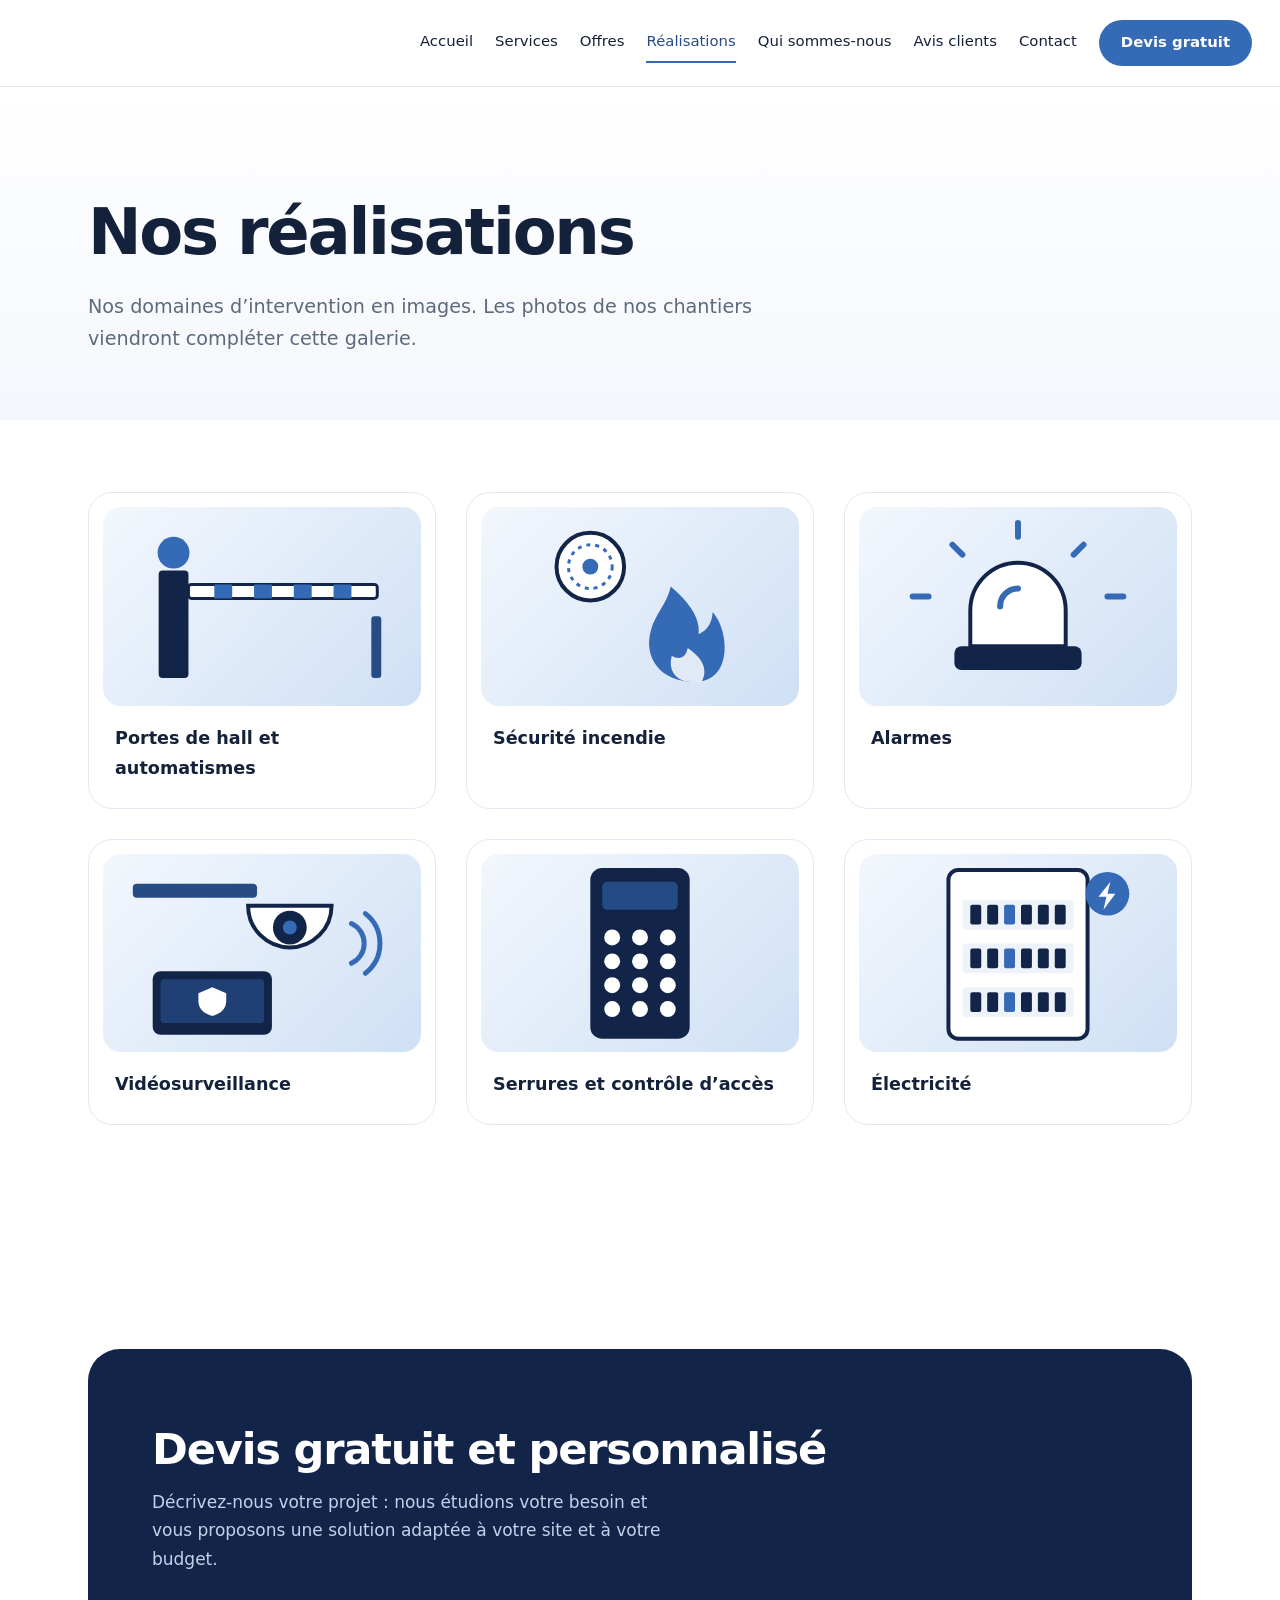
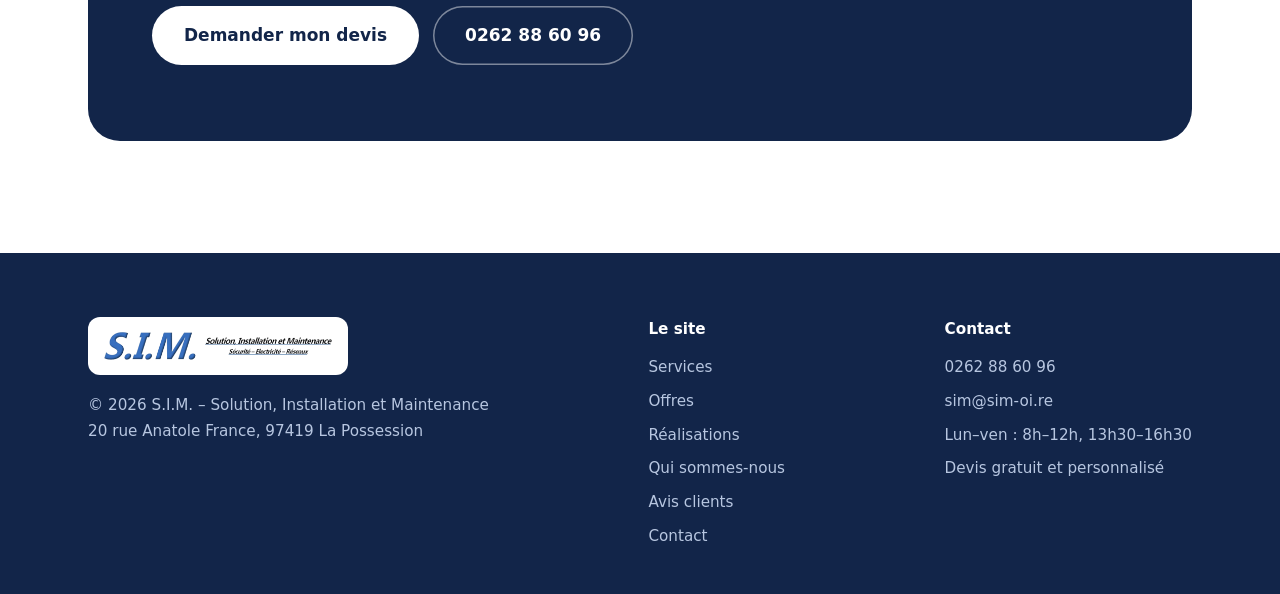
<file: realisations.html>
<!DOCTYPE html>
<html lang="fr">
<head>
<meta charset="utf-8">
<meta name="viewport" content="width=device-width, initial-scale=1, viewport-fit=cover">
<meta name="color-scheme" content="light">
<meta name="description" content="S.I.M. à La Réunion : automatismes, sécurité incendie, alarmes, vidéosurveillance, serrures et portes de hall, électricité. Devis gratuit et personnalisé.">
<title>Nos réalisations – S.I.M.</title>
<link rel="stylesheet" href="style.css">
</head>
<body data-key="realisations">
<svg width="0" height="0" style="position:absolute" aria-hidden="true"><defs>
<symbol id="i-cam" viewBox="0 0 320 200"><rect x="30" y="30" width="125" height="14" rx="4" fill="var(--blue-d)"/><path d="M146 52h84a42 42 0 0 1-84 0z" fill="#fff" stroke="var(--navy)" stroke-width="4"/><circle cx="188" cy="74" r="17" fill="var(--navy)"/><circle cx="188" cy="74" r="7" fill="var(--blue)"/><path d="M250 70a22 22 0 0 1 0 40M264 60a38 38 0 0 1 0 60" fill="none" stroke="var(--blue)" stroke-width="5" stroke-linecap="round"/><rect x="50" y="118" width="120" height="64" rx="8" fill="var(--navy)"/><rect x="58" y="126" width="104" height="44" rx="4" fill="var(--blue)" opacity=".4"/><path d="M110 134l14 6v8c0 8-6 13-14 15-8-2-14-7-14-15v-8z" fill="#fff"/></symbol>
<symbol id="i-panel" viewBox="0 0 320 200"><rect x="90" y="16" width="140" height="170" rx="10" fill="#fff" stroke="var(--navy)" stroke-width="4"/><rect x="104" y="46" width="112" height="30" rx="4" fill="var(--soft)"/><rect x="112" y="51" width="11" height="20" rx="2" fill="var(--navy)"/><rect x="129" y="51" width="11" height="20" rx="2" fill="var(--navy)"/><rect x="146" y="51" width="11" height="20" rx="2" fill="var(--blue)"/><rect x="163" y="51" width="11" height="20" rx="2" fill="var(--navy)"/><rect x="180" y="51" width="11" height="20" rx="2" fill="var(--navy)"/><rect x="197" y="51" width="11" height="20" rx="2" fill="var(--navy)"/><rect x="104" y="90" width="112" height="30" rx="4" fill="var(--soft)"/><rect x="112" y="95" width="11" height="20" rx="2" fill="var(--navy)"/><rect x="129" y="95" width="11" height="20" rx="2" fill="var(--navy)"/><rect x="146" y="95" width="11" height="20" rx="2" fill="var(--blue)"/><rect x="163" y="95" width="11" height="20" rx="2" fill="var(--navy)"/><rect x="180" y="95" width="11" height="20" rx="2" fill="var(--navy)"/><rect x="197" y="95" width="11" height="20" rx="2" fill="var(--navy)"/><rect x="104" y="134" width="112" height="30" rx="4" fill="var(--soft)"/><rect x="112" y="139" width="11" height="20" rx="2" fill="var(--navy)"/><rect x="129" y="139" width="11" height="20" rx="2" fill="var(--navy)"/><rect x="146" y="139" width="11" height="20" rx="2" fill="var(--blue)"/><rect x="163" y="139" width="11" height="20" rx="2" fill="var(--navy)"/><rect x="180" y="139" width="11" height="20" rx="2" fill="var(--navy)"/><rect x="197" y="139" width="11" height="20" rx="2" fill="var(--navy)"/><circle cx="250" cy="40" r="22" fill="var(--blue)"/><path d="M253 28l-12 15h8l-3 13 12-16h-8z" fill="#fff"/></symbol>
<symbol id="i-rack" viewBox="0 0 320 200"><rect x="100" y="12" width="120" height="176" rx="8" fill="var(--navy)"/><rect x="110" y="26" width="100" height="30" rx="4" fill="#fff"/><circle cx="124" cy="41" r="4" fill="#4cc38a"/><circle cx="138" cy="41" r="4" fill="var(--blue)"/><rect x="158" y="35" width="8" height="12" rx="1.5" fill="var(--navy)"/><rect x="169" y="35" width="8" height="12" rx="1.5" fill="var(--navy)"/><rect x="180" y="35" width="8" height="12" rx="1.5" fill="var(--navy)"/><rect x="191" y="35" width="8" height="12" rx="1.5" fill="var(--navy)"/><rect x="110" y="66" width="100" height="30" rx="4" fill="#fff"/><circle cx="124" cy="81" r="4" fill="#4cc38a"/><circle cx="138" cy="81" r="4" fill="var(--blue)"/><rect x="158" y="75" width="8" height="12" rx="1.5" fill="var(--navy)"/><rect x="169" y="75" width="8" height="12" rx="1.5" fill="var(--navy)"/><rect x="180" y="75" width="8" height="12" rx="1.5" fill="var(--navy)"/><rect x="191" y="75" width="8" height="12" rx="1.5" fill="var(--navy)"/><rect x="110" y="106" width="100" height="30" rx="4" fill="#fff"/><circle cx="124" cy="121" r="4" fill="#4cc38a"/><circle cx="138" cy="121" r="4" fill="var(--blue)"/><rect x="158" y="115" width="8" height="12" rx="1.5" fill="var(--navy)"/><rect x="169" y="115" width="8" height="12" rx="1.5" fill="var(--navy)"/><rect x="180" y="115" width="8" height="12" rx="1.5" fill="var(--navy)"/><rect x="191" y="115" width="8" height="12" rx="1.5" fill="var(--navy)"/><rect x="110" y="146" width="100" height="30" rx="4" fill="#fff"/><circle cx="124" cy="161" r="4" fill="#4cc38a"/><circle cx="138" cy="161" r="4" fill="var(--blue)"/><rect x="158" y="155" width="8" height="12" rx="1.5" fill="var(--navy)"/><rect x="169" y="155" width="8" height="12" rx="1.5" fill="var(--navy)"/><rect x="180" y="155" width="8" height="12" rx="1.5" fill="var(--navy)"/><rect x="191" y="155" width="8" height="12" rx="1.5" fill="var(--navy)"/><path d="M100 170c-40 0-40-40-70-40M220 170c40 0 40-40 70-40" fill="none" stroke="var(--blue)" stroke-width="5" stroke-linecap="round"/><circle cx="30" cy="130" r="7" fill="var(--blue)"/><circle cx="290" cy="130" r="7" fill="var(--blue)"/></symbol>
<symbol id="i-access" viewBox="0 0 320 200"><rect x="110" y="14" width="100" height="172" rx="12" fill="var(--navy)"/><rect x="122" y="28" width="76" height="28" rx="5" fill="var(--blue)" opacity=".55"/><circle cx="132" cy="84" r="8" fill="#fff"/><circle cx="160" cy="84" r="8" fill="#fff"/><circle cx="188" cy="84" r="8" fill="#fff"/><circle cx="132" cy="108" r="8" fill="#fff"/><circle cx="160" cy="108" r="8" fill="#fff"/><circle cx="188" cy="108" r="8" fill="#fff"/><circle cx="132" cy="132" r="8" fill="#fff"/><circle cx="160" cy="132" r="8" fill="#fff"/><circle cx="188" cy="132" r="8" fill="#fff"/><circle cx="132" cy="156" r="8" fill="#fff"/><circle cx="160" cy="156" r="8" fill="#fff"/><circle cx="188" cy="156" r="8" fill="#fff"/></symbol>
<symbol id="i-wifi" viewBox="0 0 320 200"><rect x="85" y="132" width="150" height="38" rx="9" fill="var(--navy)"/><circle cx="110" cy="151" r="5" fill="#4cc38a"/><circle cx="127" cy="151" r="5" fill="var(--blue)"/><path d="M205 132l12-34M120 132l-12-34" stroke="var(--navy)" stroke-width="6" stroke-linecap="round"/><circle cx="160" cy="112" r="8" fill="var(--blue)"/><path d="M140.4 90.4a28 28 0 0 1 39.2 0" fill="none" stroke="var(--blue)" stroke-width="7" stroke-linecap="round"/><path d="M120.8 70.8a56 56 0 0 1 78.4 0" fill="none" stroke="var(--blue)" stroke-width="7" stroke-linecap="round"/><path d="M101.2 51.2a84 84 0 0 1 117.6 0" fill="none" stroke="var(--blue)" stroke-width="7" stroke-linecap="round"/></symbol>
<symbol id="i-light" viewBox="0 0 320 200"><circle cx="160" cy="84" r="46" fill="#fff" stroke="var(--navy)" stroke-width="4"/><path d="M144 98l10-22 8 14 8-14 10 22" fill="none" stroke="var(--blue)" stroke-width="4" stroke-linecap="round" stroke-linejoin="round"/><rect x="140" y="128" width="40" height="26" rx="6" fill="var(--navy)"/><rect x="146" y="158" width="28" height="10" rx="5" fill="var(--blue-d)"/><path d="M218.3 60.8L235.2 54.6" stroke="var(--blue)" stroke-width="6" stroke-linecap="round"/><path d="M195.6 31.2L205.9 16.5" stroke="var(--blue)" stroke-width="6" stroke-linecap="round"/><path d="M160.0 20.0L160.0 2.0" stroke="var(--blue)" stroke-width="6" stroke-linecap="round"/><path d="M124.4 31.2L114.1 16.5" stroke="var(--blue)" stroke-width="6" stroke-linecap="round"/><path d="M101.7 60.8L84.8 54.6" stroke="var(--blue)" stroke-width="6" stroke-linecap="round"/></symbol>
<symbol id="i-fire" viewBox="0 0 320 200"><circle cx="110" cy="60" r="34" fill="#fff" stroke="var(--navy)" stroke-width="4"/><circle cx="110" cy="60" r="22" fill="none" stroke="var(--blue)" stroke-width="3" stroke-dasharray="4 5"/><circle cx="110" cy="60" r="8" fill="var(--blue)"/><path d="M215 176c-34 0-52-24-44-52 4-16 16-26 20-44 16 14 30 30 28 48 10-4 14-14 14-22 16 16 22 70-18 70z" fill="var(--blue)"/><path d="M212 176c-16 0-24-12-20-26 8 4 14 2 16-8 12 8 22 20 14 34-2 0-6 0-10 0z" fill="#fff" opacity=".85"/></symbol>
<symbol id="i-alarm" viewBox="0 0 320 200"><path d="M112 140v-36a48 48 0 0 1 96 0v36z" fill="#fff" stroke="var(--navy)" stroke-width="4"/><path d="M142 100a18 18 0 0 1 18-18" stroke="var(--blue)" stroke-width="6" stroke-linecap="round" fill="none"/><rect x="96" y="140" width="128" height="24" rx="7" fill="var(--navy)"/><path d="M160 30v-14M104 48l-10-10M216 48l10-10M70 90H54M266 90h-16" stroke="var(--blue)" stroke-width="6" stroke-linecap="round"/></symbol>
<symbol id="i-gate" viewBox="0 0 320 200"><rect x="56" y="64" width="30" height="108" rx="4" fill="var(--navy)"/><circle cx="71" cy="46" r="16" fill="var(--blue)"/><rect x="86" y="78" width="190" height="14" rx="3" fill="#fff" stroke="var(--navy)" stroke-width="3"/><rect x="112" y="78" width="18" height="14" fill="var(--blue)"/><rect x="152" y="78" width="18" height="14" fill="var(--blue)"/><rect x="192" y="78" width="18" height="14" fill="var(--blue)"/><rect x="232" y="78" width="18" height="14" fill="var(--blue)"/><rect x="270" y="110" width="10" height="62" rx="3" fill="var(--blue-d)"/></symbol>
</defs></svg>
<header><div class="wrap"><a class="logo" href="index.html" aria-label="S.I.M. – accueil"><span class="logo-bg" role="img" aria-label="S.I.M. – Solution, Installation et Maintenance"></span></a><nav id="nav" aria-label="Navigation principale"><a data-nav="home" href="index.html">Accueil</a><a data-nav="services" href="services.html">Services</a><a data-nav="offres" href="offres.html">Offres</a><a data-nav="realisations" href="realisations.html">Réalisations</a><a data-nav="apropos" href="a-propos.html">Qui sommes-nous</a><a data-nav="avis" href="avis.html">Avis clients</a><a data-nav="contact" href="contact.html">Contact</a><a class="cta" href="contact.html#devis">Devis gratuit</a></nav></div></header>
<main><div class="ph"><div class="wrap"><h1>Nos réalisations</h1><p>Nos domaines d’intervention en images. Les photos de nos chantiers viendront compléter cette galerie.</p></div></div><section class="sec" style="padding-top:72px"><div class="wrap"><div class="grid3"><figure class="work"><div class="art"><svg viewBox="0 0 320 200" aria-hidden="true"><use href="#i-gate"/></svg></div><figcaption>Portes de hall et automatismes</figcaption></figure><figure class="work"><div class="art"><svg viewBox="0 0 320 200" aria-hidden="true"><use href="#i-fire"/></svg></div><figcaption>Sécurité incendie</figcaption></figure><figure class="work"><div class="art"><svg viewBox="0 0 320 200" aria-hidden="true"><use href="#i-alarm"/></svg></div><figcaption>Alarmes</figcaption></figure><figure class="work"><div class="art"><svg viewBox="0 0 320 200" aria-hidden="true"><use href="#i-cam"/></svg></div><figcaption>Vidéosurveillance</figcaption></figure><figure class="work"><div class="art"><svg viewBox="0 0 320 200" aria-hidden="true"><use href="#i-access"/></svg></div><figcaption>Serrures et contrôle d’accès</figcaption></figure><figure class="work"><div class="art"><svg viewBox="0 0 320 200" aria-hidden="true"><use href="#i-panel"/></svg></div><figcaption>Électricité</figcaption></figure></div></div></section><section class="sec"><div class="wrap"><div class="band"><div><h2>Devis gratuit et personnalisé</h2><p>Décrivez-nous votre projet : nous étudions votre besoin et vous proposons une solution adaptée à votre site et à votre budget.</p></div><div class="btns"><a class="btn" href="contact.html#devis">Demander mon devis</a><a class="btn alt" href="tel:+262262886096">0262 88 60 96</a></div></div></div></section>
</main>
<footer><div class="wrap"><div><span class="logo-bg ft-logo" role="img" aria-label="Logo S.I.M."></span>© 2026 S.I.M. – Solution, Installation et Maintenance<br>20 rue Anatole France, 97419 La Possession</div><div class="fl"><strong>Le site</strong><a href="services.html">Services</a><a href="offres.html">Offres</a><a href="realisations.html">Réalisations</a><a href="a-propos.html">Qui sommes-nous</a><a href="avis.html">Avis clients</a><a href="contact.html">Contact</a></div><div class="fl"><strong>Contact</strong><a href="tel:+262262886096">0262 88 60 96</a><a href="mailto:sim@sim-oi.re">sim@sim-oi.re</a><span>Lun–ven : 8h–12h, 13h30–16h30</span><a href="contact.html#devis">Devis gratuit et personnalisé</a></div></div></footer>
<script src="script.js" defer></script>
</body>
</html>
</file>
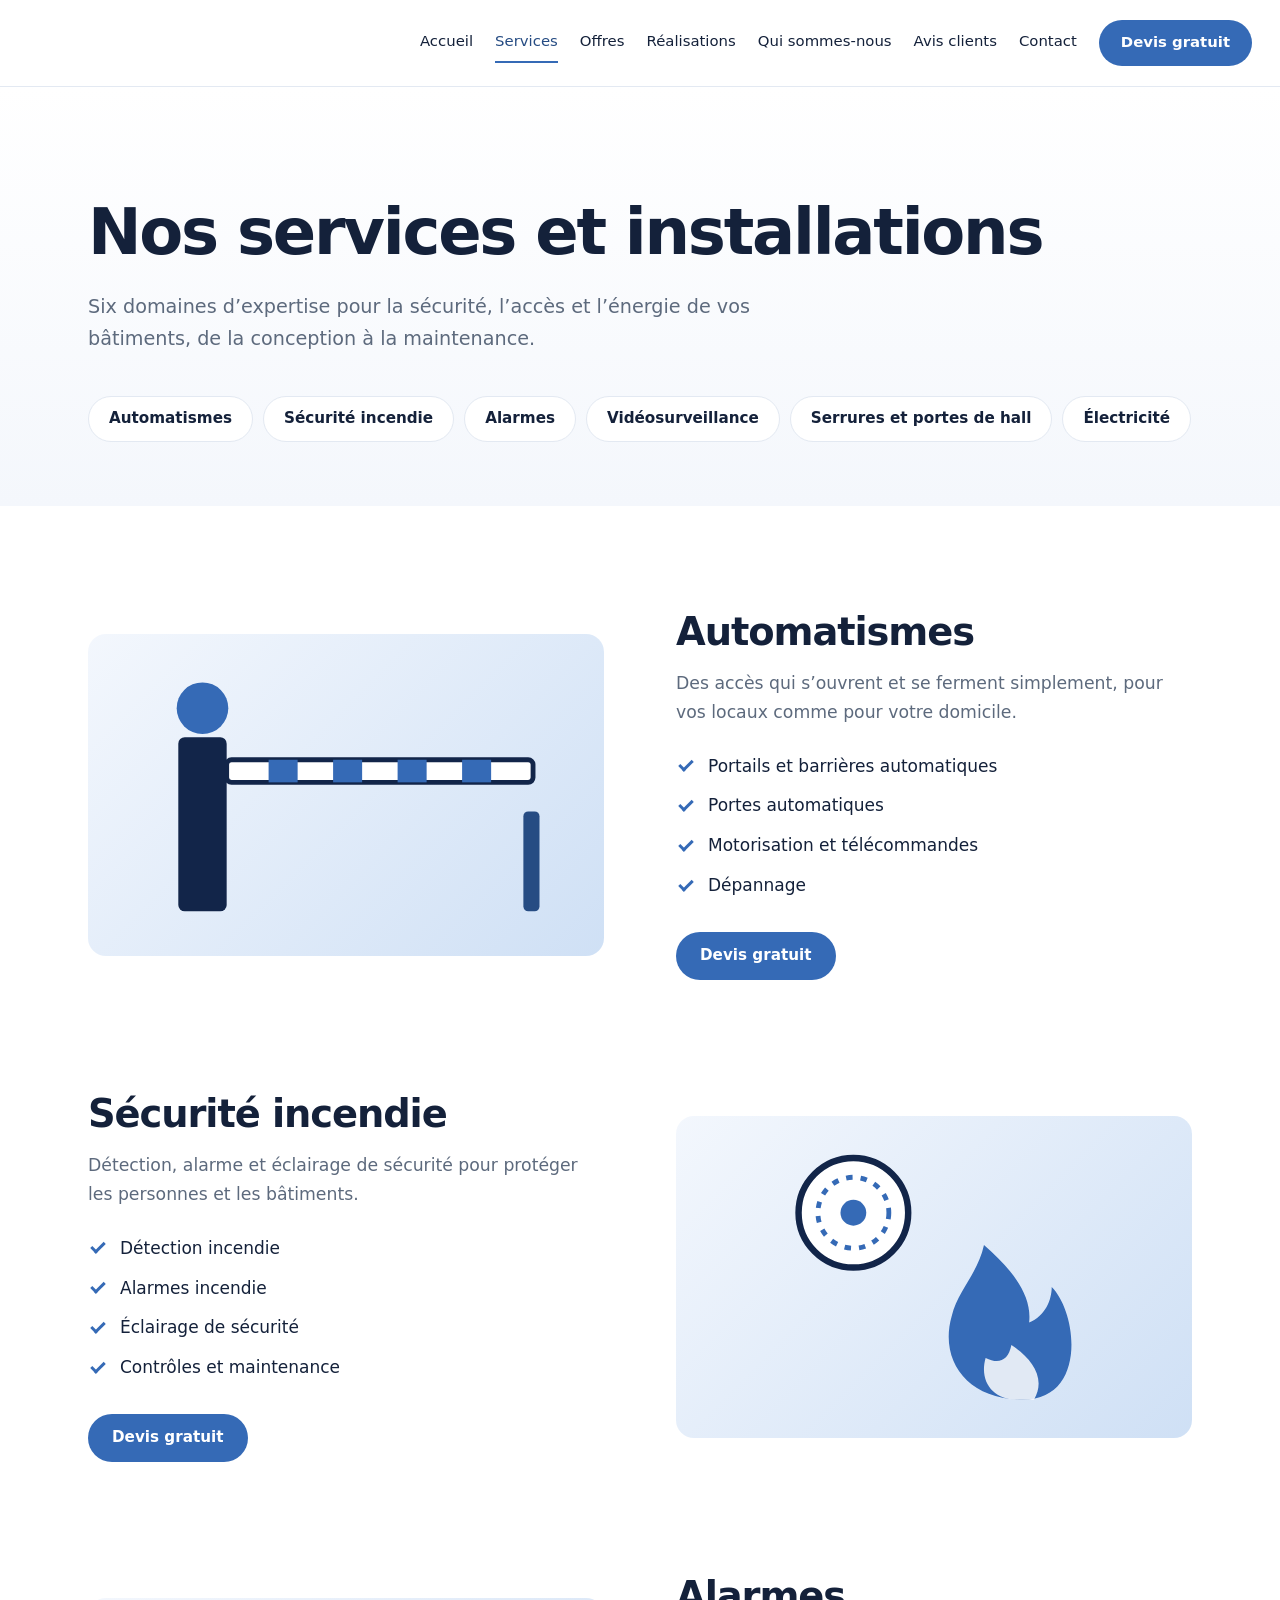
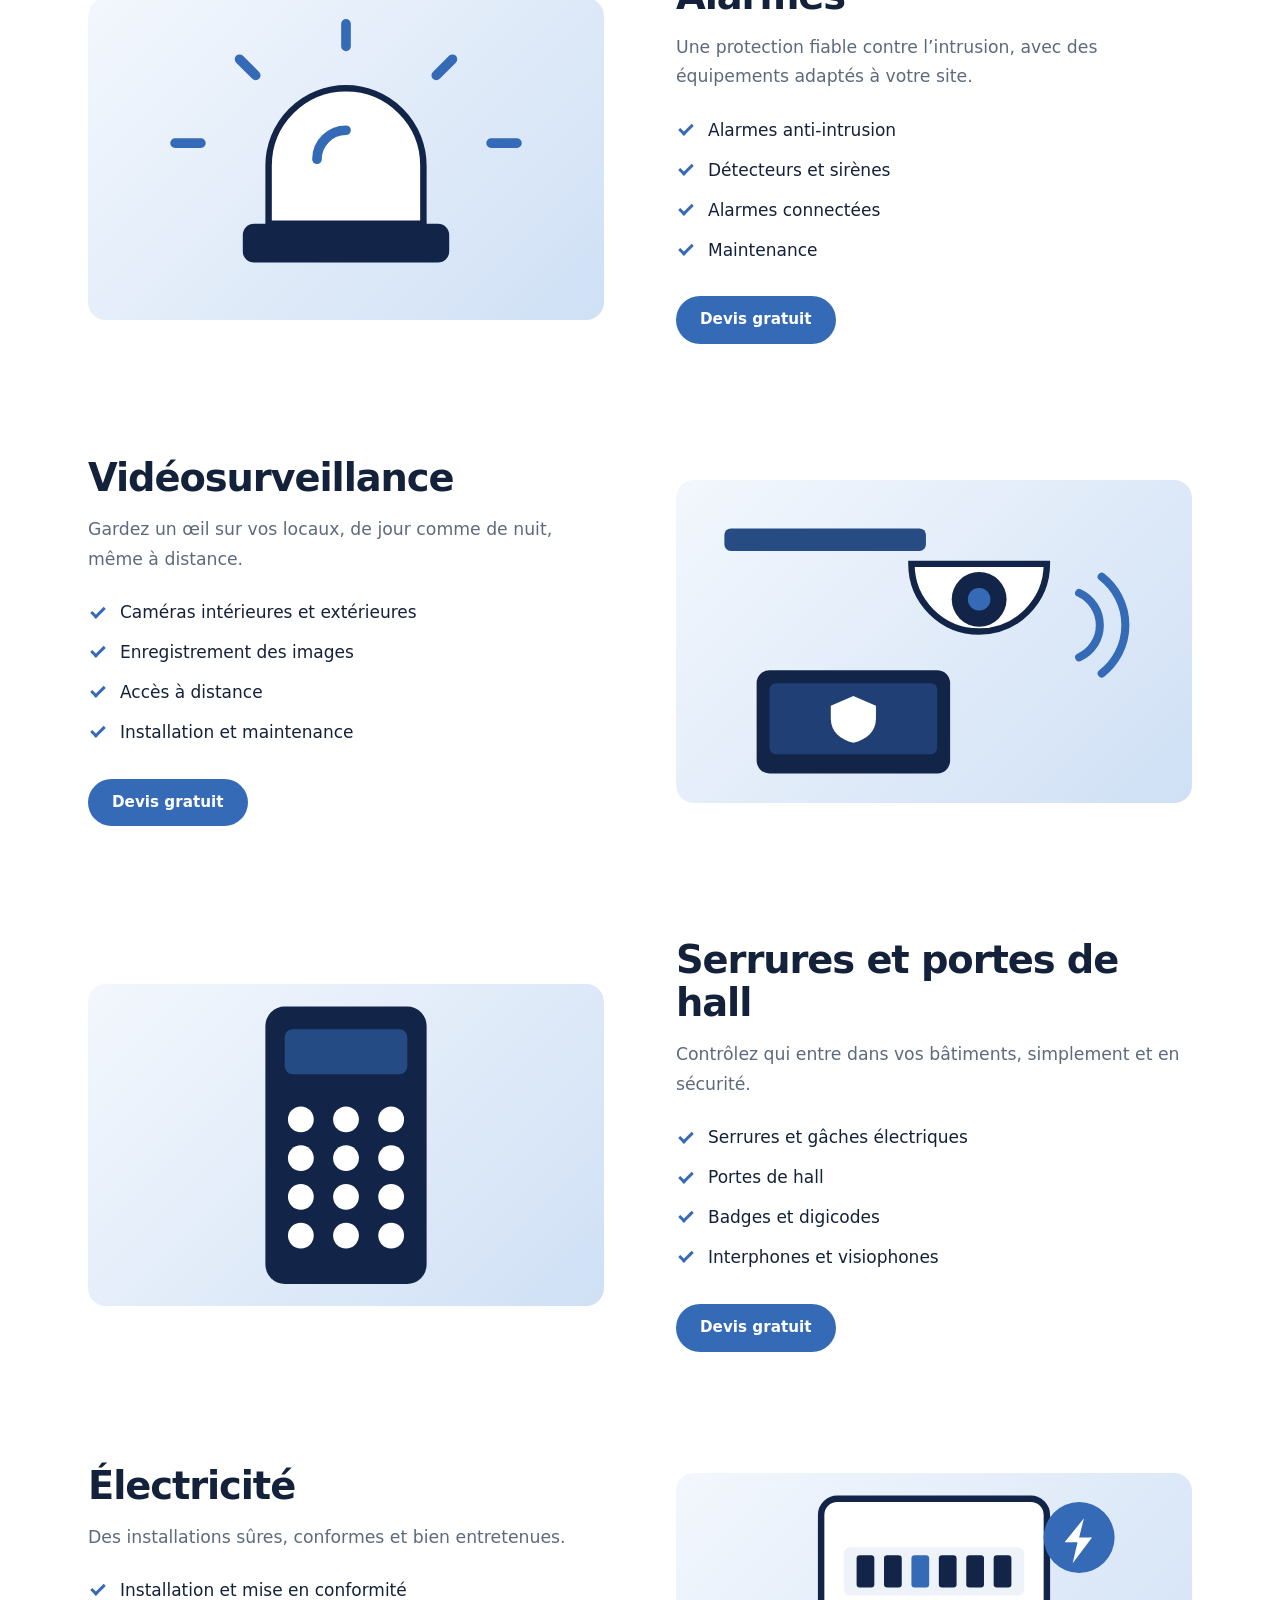
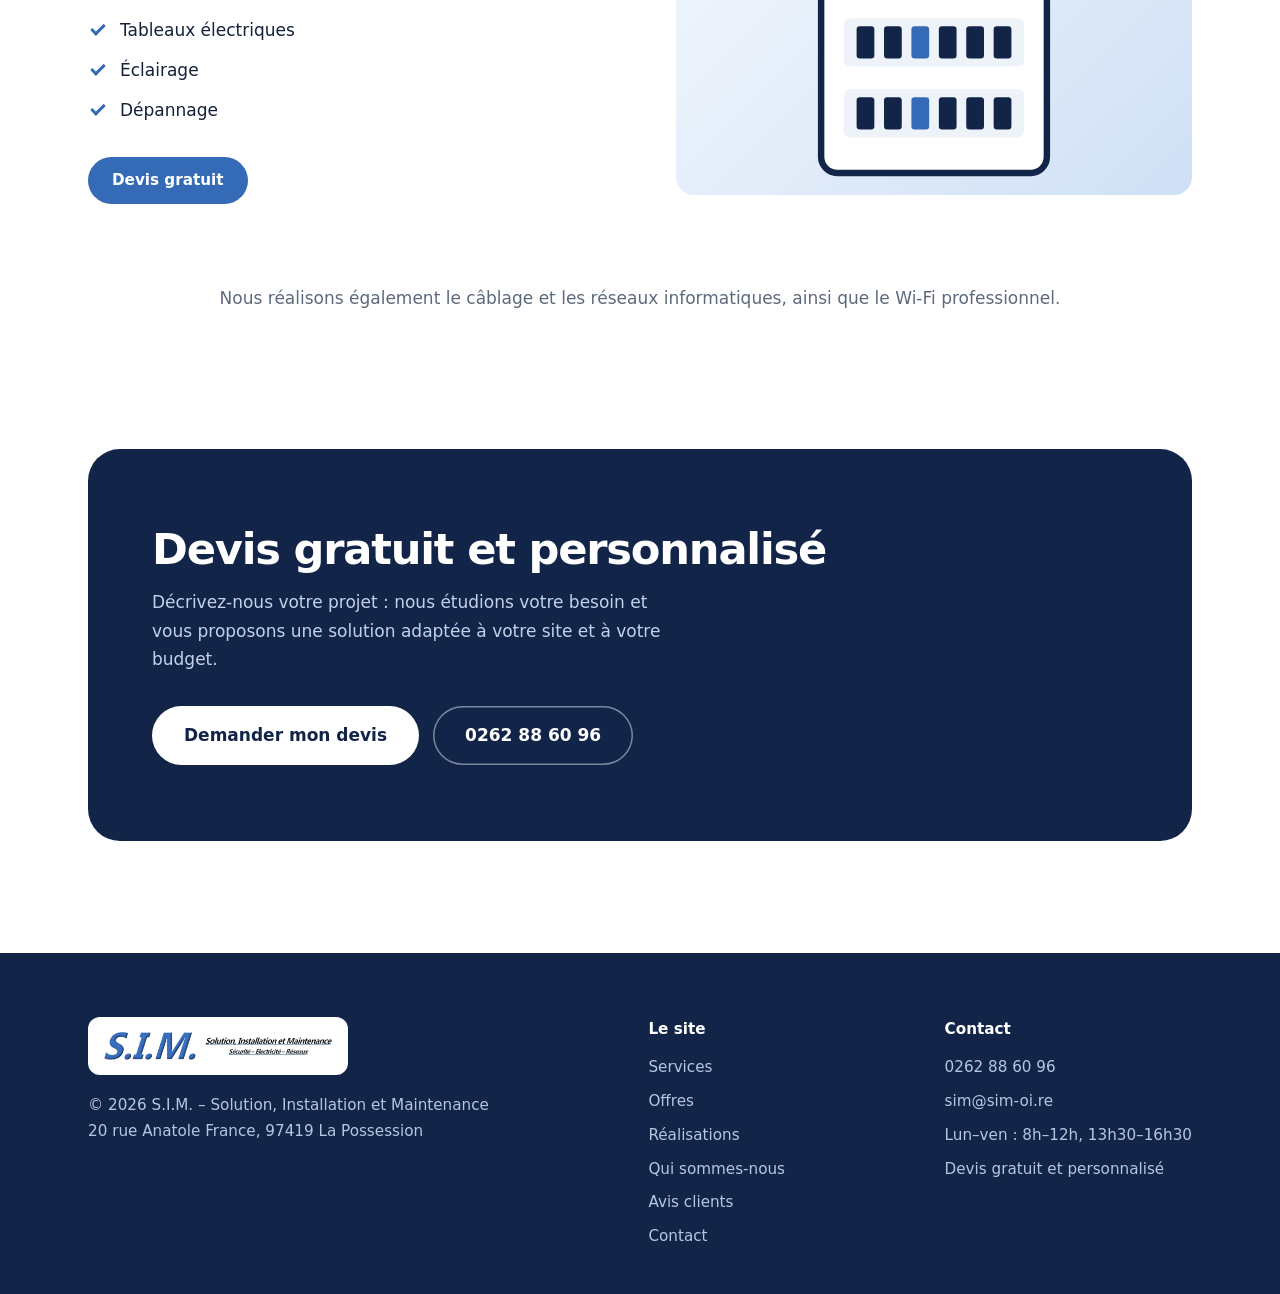
<file: services.html>
<!DOCTYPE html>
<html lang="fr">
<head>
<meta charset="utf-8">
<meta name="viewport" content="width=device-width, initial-scale=1, viewport-fit=cover">
<meta name="color-scheme" content="light">
<meta name="description" content="S.I.M. à La Réunion : automatismes, sécurité incendie, alarmes, vidéosurveillance, serrures et portes de hall, électricité. Devis gratuit et personnalisé.">
<title>Nos services et installations – S.I.M.</title>
<link rel="stylesheet" href="style.css">
</head>
<body data-key="services">
<svg width="0" height="0" style="position:absolute" aria-hidden="true"><defs>
<symbol id="i-cam" viewBox="0 0 320 200"><rect x="30" y="30" width="125" height="14" rx="4" fill="var(--blue-d)"/><path d="M146 52h84a42 42 0 0 1-84 0z" fill="#fff" stroke="var(--navy)" stroke-width="4"/><circle cx="188" cy="74" r="17" fill="var(--navy)"/><circle cx="188" cy="74" r="7" fill="var(--blue)"/><path d="M250 70a22 22 0 0 1 0 40M264 60a38 38 0 0 1 0 60" fill="none" stroke="var(--blue)" stroke-width="5" stroke-linecap="round"/><rect x="50" y="118" width="120" height="64" rx="8" fill="var(--navy)"/><rect x="58" y="126" width="104" height="44" rx="4" fill="var(--blue)" opacity=".4"/><path d="M110 134l14 6v8c0 8-6 13-14 15-8-2-14-7-14-15v-8z" fill="#fff"/></symbol>
<symbol id="i-panel" viewBox="0 0 320 200"><rect x="90" y="16" width="140" height="170" rx="10" fill="#fff" stroke="var(--navy)" stroke-width="4"/><rect x="104" y="46" width="112" height="30" rx="4" fill="var(--soft)"/><rect x="112" y="51" width="11" height="20" rx="2" fill="var(--navy)"/><rect x="129" y="51" width="11" height="20" rx="2" fill="var(--navy)"/><rect x="146" y="51" width="11" height="20" rx="2" fill="var(--blue)"/><rect x="163" y="51" width="11" height="20" rx="2" fill="var(--navy)"/><rect x="180" y="51" width="11" height="20" rx="2" fill="var(--navy)"/><rect x="197" y="51" width="11" height="20" rx="2" fill="var(--navy)"/><rect x="104" y="90" width="112" height="30" rx="4" fill="var(--soft)"/><rect x="112" y="95" width="11" height="20" rx="2" fill="var(--navy)"/><rect x="129" y="95" width="11" height="20" rx="2" fill="var(--navy)"/><rect x="146" y="95" width="11" height="20" rx="2" fill="var(--blue)"/><rect x="163" y="95" width="11" height="20" rx="2" fill="var(--navy)"/><rect x="180" y="95" width="11" height="20" rx="2" fill="var(--navy)"/><rect x="197" y="95" width="11" height="20" rx="2" fill="var(--navy)"/><rect x="104" y="134" width="112" height="30" rx="4" fill="var(--soft)"/><rect x="112" y="139" width="11" height="20" rx="2" fill="var(--navy)"/><rect x="129" y="139" width="11" height="20" rx="2" fill="var(--navy)"/><rect x="146" y="139" width="11" height="20" rx="2" fill="var(--blue)"/><rect x="163" y="139" width="11" height="20" rx="2" fill="var(--navy)"/><rect x="180" y="139" width="11" height="20" rx="2" fill="var(--navy)"/><rect x="197" y="139" width="11" height="20" rx="2" fill="var(--navy)"/><circle cx="250" cy="40" r="22" fill="var(--blue)"/><path d="M253 28l-12 15h8l-3 13 12-16h-8z" fill="#fff"/></symbol>
<symbol id="i-rack" viewBox="0 0 320 200"><rect x="100" y="12" width="120" height="176" rx="8" fill="var(--navy)"/><rect x="110" y="26" width="100" height="30" rx="4" fill="#fff"/><circle cx="124" cy="41" r="4" fill="#4cc38a"/><circle cx="138" cy="41" r="4" fill="var(--blue)"/><rect x="158" y="35" width="8" height="12" rx="1.5" fill="var(--navy)"/><rect x="169" y="35" width="8" height="12" rx="1.5" fill="var(--navy)"/><rect x="180" y="35" width="8" height="12" rx="1.5" fill="var(--navy)"/><rect x="191" y="35" width="8" height="12" rx="1.5" fill="var(--navy)"/><rect x="110" y="66" width="100" height="30" rx="4" fill="#fff"/><circle cx="124" cy="81" r="4" fill="#4cc38a"/><circle cx="138" cy="81" r="4" fill="var(--blue)"/><rect x="158" y="75" width="8" height="12" rx="1.5" fill="var(--navy)"/><rect x="169" y="75" width="8" height="12" rx="1.5" fill="var(--navy)"/><rect x="180" y="75" width="8" height="12" rx="1.5" fill="var(--navy)"/><rect x="191" y="75" width="8" height="12" rx="1.5" fill="var(--navy)"/><rect x="110" y="106" width="100" height="30" rx="4" fill="#fff"/><circle cx="124" cy="121" r="4" fill="#4cc38a"/><circle cx="138" cy="121" r="4" fill="var(--blue)"/><rect x="158" y="115" width="8" height="12" rx="1.5" fill="var(--navy)"/><rect x="169" y="115" width="8" height="12" rx="1.5" fill="var(--navy)"/><rect x="180" y="115" width="8" height="12" rx="1.5" fill="var(--navy)"/><rect x="191" y="115" width="8" height="12" rx="1.5" fill="var(--navy)"/><rect x="110" y="146" width="100" height="30" rx="4" fill="#fff"/><circle cx="124" cy="161" r="4" fill="#4cc38a"/><circle cx="138" cy="161" r="4" fill="var(--blue)"/><rect x="158" y="155" width="8" height="12" rx="1.5" fill="var(--navy)"/><rect x="169" y="155" width="8" height="12" rx="1.5" fill="var(--navy)"/><rect x="180" y="155" width="8" height="12" rx="1.5" fill="var(--navy)"/><rect x="191" y="155" width="8" height="12" rx="1.5" fill="var(--navy)"/><path d="M100 170c-40 0-40-40-70-40M220 170c40 0 40-40 70-40" fill="none" stroke="var(--blue)" stroke-width="5" stroke-linecap="round"/><circle cx="30" cy="130" r="7" fill="var(--blue)"/><circle cx="290" cy="130" r="7" fill="var(--blue)"/></symbol>
<symbol id="i-access" viewBox="0 0 320 200"><rect x="110" y="14" width="100" height="172" rx="12" fill="var(--navy)"/><rect x="122" y="28" width="76" height="28" rx="5" fill="var(--blue)" opacity=".55"/><circle cx="132" cy="84" r="8" fill="#fff"/><circle cx="160" cy="84" r="8" fill="#fff"/><circle cx="188" cy="84" r="8" fill="#fff"/><circle cx="132" cy="108" r="8" fill="#fff"/><circle cx="160" cy="108" r="8" fill="#fff"/><circle cx="188" cy="108" r="8" fill="#fff"/><circle cx="132" cy="132" r="8" fill="#fff"/><circle cx="160" cy="132" r="8" fill="#fff"/><circle cx="188" cy="132" r="8" fill="#fff"/><circle cx="132" cy="156" r="8" fill="#fff"/><circle cx="160" cy="156" r="8" fill="#fff"/><circle cx="188" cy="156" r="8" fill="#fff"/></symbol>
<symbol id="i-wifi" viewBox="0 0 320 200"><rect x="85" y="132" width="150" height="38" rx="9" fill="var(--navy)"/><circle cx="110" cy="151" r="5" fill="#4cc38a"/><circle cx="127" cy="151" r="5" fill="var(--blue)"/><path d="M205 132l12-34M120 132l-12-34" stroke="var(--navy)" stroke-width="6" stroke-linecap="round"/><circle cx="160" cy="112" r="8" fill="var(--blue)"/><path d="M140.4 90.4a28 28 0 0 1 39.2 0" fill="none" stroke="var(--blue)" stroke-width="7" stroke-linecap="round"/><path d="M120.8 70.8a56 56 0 0 1 78.4 0" fill="none" stroke="var(--blue)" stroke-width="7" stroke-linecap="round"/><path d="M101.2 51.2a84 84 0 0 1 117.6 0" fill="none" stroke="var(--blue)" stroke-width="7" stroke-linecap="round"/></symbol>
<symbol id="i-light" viewBox="0 0 320 200"><circle cx="160" cy="84" r="46" fill="#fff" stroke="var(--navy)" stroke-width="4"/><path d="M144 98l10-22 8 14 8-14 10 22" fill="none" stroke="var(--blue)" stroke-width="4" stroke-linecap="round" stroke-linejoin="round"/><rect x="140" y="128" width="40" height="26" rx="6" fill="var(--navy)"/><rect x="146" y="158" width="28" height="10" rx="5" fill="var(--blue-d)"/><path d="M218.3 60.8L235.2 54.6" stroke="var(--blue)" stroke-width="6" stroke-linecap="round"/><path d="M195.6 31.2L205.9 16.5" stroke="var(--blue)" stroke-width="6" stroke-linecap="round"/><path d="M160.0 20.0L160.0 2.0" stroke="var(--blue)" stroke-width="6" stroke-linecap="round"/><path d="M124.4 31.2L114.1 16.5" stroke="var(--blue)" stroke-width="6" stroke-linecap="round"/><path d="M101.7 60.8L84.8 54.6" stroke="var(--blue)" stroke-width="6" stroke-linecap="round"/></symbol>
<symbol id="i-fire" viewBox="0 0 320 200"><circle cx="110" cy="60" r="34" fill="#fff" stroke="var(--navy)" stroke-width="4"/><circle cx="110" cy="60" r="22" fill="none" stroke="var(--blue)" stroke-width="3" stroke-dasharray="4 5"/><circle cx="110" cy="60" r="8" fill="var(--blue)"/><path d="M215 176c-34 0-52-24-44-52 4-16 16-26 20-44 16 14 30 30 28 48 10-4 14-14 14-22 16 16 22 70-18 70z" fill="var(--blue)"/><path d="M212 176c-16 0-24-12-20-26 8 4 14 2 16-8 12 8 22 20 14 34-2 0-6 0-10 0z" fill="#fff" opacity=".85"/></symbol>
<symbol id="i-alarm" viewBox="0 0 320 200"><path d="M112 140v-36a48 48 0 0 1 96 0v36z" fill="#fff" stroke="var(--navy)" stroke-width="4"/><path d="M142 100a18 18 0 0 1 18-18" stroke="var(--blue)" stroke-width="6" stroke-linecap="round" fill="none"/><rect x="96" y="140" width="128" height="24" rx="7" fill="var(--navy)"/><path d="M160 30v-14M104 48l-10-10M216 48l10-10M70 90H54M266 90h-16" stroke="var(--blue)" stroke-width="6" stroke-linecap="round"/></symbol>
<symbol id="i-gate" viewBox="0 0 320 200"><rect x="56" y="64" width="30" height="108" rx="4" fill="var(--navy)"/><circle cx="71" cy="46" r="16" fill="var(--blue)"/><rect x="86" y="78" width="190" height="14" rx="3" fill="#fff" stroke="var(--navy)" stroke-width="3"/><rect x="112" y="78" width="18" height="14" fill="var(--blue)"/><rect x="152" y="78" width="18" height="14" fill="var(--blue)"/><rect x="192" y="78" width="18" height="14" fill="var(--blue)"/><rect x="232" y="78" width="18" height="14" fill="var(--blue)"/><rect x="270" y="110" width="10" height="62" rx="3" fill="var(--blue-d)"/></symbol>
</defs></svg>
<header><div class="wrap"><a class="logo" href="index.html" aria-label="S.I.M. – accueil"><span class="logo-bg" role="img" aria-label="S.I.M. – Solution, Installation et Maintenance"></span></a><nav id="nav" aria-label="Navigation principale"><a data-nav="home" href="index.html">Accueil</a><a data-nav="services" href="services.html">Services</a><a data-nav="offres" href="offres.html">Offres</a><a data-nav="realisations" href="realisations.html">Réalisations</a><a data-nav="apropos" href="a-propos.html">Qui sommes-nous</a><a data-nav="avis" href="avis.html">Avis clients</a><a data-nav="contact" href="contact.html">Contact</a><a class="cta" href="contact.html#devis">Devis gratuit</a></nav></div></header>
<main><div class="ph"><div class="wrap"><h1>Nos services et installations</h1><p>Six domaines d’expertise pour la sécurité, l’accès et l’énergie de vos bâtiments, de la conception à la maintenance.</p><ul class="jump"><li><a href="#automatismes">Automatismes</a></li><li><a href="#incendie">Sécurité incendie</a></li><li><a href="#alarmes">Alarmes</a></li><li><a href="#video">Vidéosurveillance</a></li><li><a href="#serrures">Serrures et portes de hall</a></li><li><a href="#electricite">Électricité</a></li></ul></div></div><section class="wrap" style="padding:48px 28px 24px"><div class="zz" id="automatismes"><div class="art"><svg viewBox="0 0 320 200" aria-hidden="true"><use href="#i-gate"/></svg></div><div><h2>Automatismes</h2><p>Des accès qui s’ouvrent et se ferment simplement, pour vos locaux comme pour votre domicile.</p><ul class="ticks"><li>Portails et barrières automatiques</li><li>Portes automatiques</li><li>Motorisation et télécommandes</li><li>Dépannage</li></ul><a class="btn sm" href="contact.html#devis">Devis gratuit</a></div></div><div class="zz" id="incendie"><div class="art"><svg viewBox="0 0 320 200" aria-hidden="true"><use href="#i-fire"/></svg></div><div><h2>Sécurité incendie</h2><p>Détection, alarme et éclairage de sécurité pour protéger les personnes et les bâtiments.</p><ul class="ticks"><li>Détection incendie</li><li>Alarmes incendie</li><li>Éclairage de sécurité</li><li>Contrôles et maintenance</li></ul><a class="btn sm" href="contact.html#devis">Devis gratuit</a></div></div><div class="zz" id="alarmes"><div class="art"><svg viewBox="0 0 320 200" aria-hidden="true"><use href="#i-alarm"/></svg></div><div><h2>Alarmes</h2><p>Une protection fiable contre l’intrusion, avec des équipements adaptés à votre site.</p><ul class="ticks"><li>Alarmes anti-intrusion</li><li>Détecteurs et sirènes</li><li>Alarmes connectées</li><li>Maintenance</li></ul><a class="btn sm" href="contact.html#devis">Devis gratuit</a></div></div><div class="zz" id="video"><div class="art"><svg viewBox="0 0 320 200" aria-hidden="true"><use href="#i-cam"/></svg></div><div><h2>Vidéosurveillance</h2><p>Gardez un œil sur vos locaux, de jour comme de nuit, même à distance.</p><ul class="ticks"><li>Caméras intérieures et extérieures</li><li>Enregistrement des images</li><li>Accès à distance</li><li>Installation et maintenance</li></ul><a class="btn sm" href="contact.html#devis">Devis gratuit</a></div></div><div class="zz" id="serrures"><div class="art"><svg viewBox="0 0 320 200" aria-hidden="true"><use href="#i-access"/></svg></div><div><h2>Serrures et portes de hall</h2><p>Contrôlez qui entre dans vos bâtiments, simplement et en sécurité.</p><ul class="ticks"><li>Serrures et gâches électriques</li><li>Portes de hall</li><li>Badges et digicodes</li><li>Interphones et visiophones</li></ul><a class="btn sm" href="contact.html#devis">Devis gratuit</a></div></div><div class="zz" id="electricite"><div class="art"><svg viewBox="0 0 320 200" aria-hidden="true"><use href="#i-panel"/></svg></div><div><h2>Électricité</h2><p>Des installations sûres, conformes et bien entretenues.</p><ul class="ticks"><li>Installation et mise en conformité</li><li>Tableaux électriques</li><li>Éclairage</li><li>Dépannage</li></ul><a class="btn sm" href="contact.html#devis">Devis gratuit</a></div></div><p class="note">Nous réalisons également le câblage et les réseaux informatiques, ainsi que le Wi-Fi professionnel.</p></section><section class="sec"><div class="wrap"><div class="band"><div><h2>Devis gratuit et personnalisé</h2><p>Décrivez-nous votre projet : nous étudions votre besoin et vous proposons une solution adaptée à votre site et à votre budget.</p></div><div class="btns"><a class="btn" href="contact.html#devis">Demander mon devis</a><a class="btn alt" href="tel:+262262886096">0262 88 60 96</a></div></div></div></section>
</main>
<footer><div class="wrap"><div><span class="logo-bg ft-logo" role="img" aria-label="Logo S.I.M."></span>© 2026 S.I.M. – Solution, Installation et Maintenance<br>20 rue Anatole France, 97419 La Possession</div><div class="fl"><strong>Le site</strong><a href="services.html">Services</a><a href="offres.html">Offres</a><a href="realisations.html">Réalisations</a><a href="a-propos.html">Qui sommes-nous</a><a href="avis.html">Avis clients</a><a href="contact.html">Contact</a></div><div class="fl"><strong>Contact</strong><a href="tel:+262262886096">0262 88 60 96</a><a href="mailto:sim@sim-oi.re">sim@sim-oi.re</a><span>Lun–ven : 8h–12h, 13h30–16h30</span><a href="contact.html#devis">Devis gratuit et personnalisé</a></div></div></footer>
<script src="script.js" defer></script>
</body>
</html>
</file>
<file: style.css>
:root{color-scheme:light;--text:#14213a;--muted:#5d6a7d;--blue:#356ab6;--blue-d:#264c83;--soft:#eef3f9;--navy:#122549;--tint:#f4f7fc;--line:#e3e9f2;--logo:url("logo.png")}
*,*::before,*::after{box-sizing:border-box}
html{scroll-behavior:smooth;scroll-padding-top:100px}
body{margin:0;background:#fff;color:var(--text);font:17px/1.7 "Segoe UI",system-ui,-apple-system,Roboto,"Helvetica Neue",Arial,sans-serif;-webkit-font-smoothing:antialiased;padding-bottom:env(safe-area-inset-bottom,0px)}
h1,h2,h3{line-height:1.12;letter-spacing:-.028em;margin:0}
a{color:var(--blue-d)}
:focus-visible{outline:3px solid var(--blue);outline-offset:3px;border-radius:6px}
.wrap{max-width:1160px;margin:0 auto;padding:0 28px}
.logo-bg{background:var(--logo) center/contain no-repeat}
.wm{position:relative;overflow:hidden}
.wm>*{position:relative;z-index:1}
header{position:sticky;top:0;z-index:20;background:rgba(255,255,255,.96);backdrop-filter:blur(8px);border-bottom:1px solid var(--line);padding-top:env(safe-area-inset-top,0px);transition:box-shadow .3s}
header.sc{box-shadow:0 12px 30px -20px rgba(20,33,58,.5)}
header .wrap{max-width:1280px;display:flex;align-items:center;justify-content:space-between;gap:12px 28px;min-height:86px;flex-wrap:wrap}
.logo{display:block;line-height:0;flex:none}.logo .logo-bg{height:46px;aspect-ratio:900/111}
nav{display:flex;align-items:center;gap:6px 22px;flex-wrap:wrap}
nav a{color:var(--text);text-decoration:none;font-size:.93rem;font-weight:500;padding:6px 0;border-bottom:2px solid transparent;transition:color .2s,border-color .2s;white-space:nowrap}
nav a:hover,nav a.on{color:var(--blue-d);border-color:var(--blue)}
nav a.cta{background:var(--blue);color:#fff;padding:10px 22px;border-radius:999px;border:0;font-weight:600}
nav a.cta:hover{background:var(--blue-d);color:#fff}
.btn{display:inline-block;background:var(--blue);color:#fff;padding:15px 32px;border-radius:999px;font:inherit;font-weight:600;text-decoration:none;border:0;cursor:pointer;transition:transform .3s,background-color .25s,box-shadow .3s}
.btn:hover{background:var(--blue-d);transform:translateY(-2px);box-shadow:0 14px 28px -16px var(--blue)}
.btn.alt{background:#fff;color:var(--text);box-shadow:inset 0 0 0 1.5px #cdd7e6}
.btn.alt:hover{box-shadow:inset 0 0 0 1.5px var(--blue);color:var(--blue-d)}
.btn.sm{padding:11px 24px;font-size:.95rem}
.btns{display:flex;gap:14px;flex-wrap:wrap}
.hero{padding:104px 0 96px;background:linear-gradient(180deg,#fff 0%,var(--tint) 100%)}
.hero-logo{display:block;width:min(380px,100%);aspect-ratio:900/111;margin-bottom:44px}
.hero h1{font-size:clamp(2.3rem,5.4vw,4.2rem);font-weight:700;letter-spacing:-.035em;max-width:14em}
.hero h1 span{color:var(--blue)}
.hero p.sub{margin:26px 0 40px;max-width:50ch;font-size:clamp(1.1rem,2vw,1.28rem);color:var(--muted)}
.facts{display:flex;flex-wrap:wrap;gap:10px 36px;margin-top:56px;padding-top:28px;border-top:1px solid var(--line);color:var(--muted);font-size:.97rem}
.facts strong{color:var(--text);display:block;font-weight:600}
.sec{padding:112px 0}.sec.tint{background:var(--tint)}
.sec h2{font-size:clamp(1.9rem,3.8vw,2.7rem)}
.sec h2::after{content:"";display:block;width:56px;height:4px;border-radius:4px;background:var(--blue);margin:18px 0 0}
.lead{max-width:56ch;color:var(--muted);font-size:1.1rem;margin:22px 0 56px}
.grid3{display:grid;grid-template-columns:repeat(auto-fit,minmax(300px,1fr));gap:30px}
.art{aspect-ratio:16/10;border-radius:18px;background:linear-gradient(135deg,#f3f7fd,#cfe0f5);overflow:hidden}
.art svg{width:100%;height:100%;display:block}
.svc{display:flex;flex-direction:column;background:#fff;border:1px solid var(--line);border-radius:24px;padding:14px 14px 30px;text-decoration:none;color:var(--text);transition:transform .35s cubic-bezier(.2,.7,.2,1),box-shadow .35s}
.svc:hover{transform:translateY(-6px);box-shadow:0 30px 50px -32px rgba(20,33,58,.6)}
.svc h3{font-size:1.35rem;margin:24px 16px 8px}.svc p{margin:0 16px 14px;color:var(--muted)}
.more{margin:auto 16px 0;color:var(--blue-d);font-weight:600}
.two{display:grid;grid-template-columns:1fr 1.2fr;gap:64px;align-items:start}
.pt{padding:24px 0;border-top:1px solid var(--line)}.pt:last-child{border-bottom:1px solid var(--line)}
.pt strong{display:block;font-size:1.15rem;margin-bottom:4px}.pt span{color:var(--muted)}
.dms{display:grid;grid-template-columns:repeat(auto-fit,minmax(260px,1fr));gap:18px}
.dm{display:block;padding:26px 28px;border:1px solid var(--line);border-left:4px solid var(--blue);border-radius:16px;background:#fff;text-decoration:none;color:var(--text);transition:transform .3s,box-shadow .3s}
.dm:hover{transform:translateY(-3px);box-shadow:0 20px 36px -26px rgba(20,33,58,.55)}
.dm strong{display:block;font-size:1.15rem;margin-bottom:2px}.dm span{color:var(--muted);font-size:.97rem}
.band{background:var(--navy);color:#fff;border-radius:32px;padding:76px 64px;display:flex;justify-content:space-between;align-items:center;gap:32px;flex-wrap:wrap;position:relative;overflow:hidden}
.band>*{position:relative;z-index:1}
.band h2{color:#fff;font-size:clamp(1.9rem,3.8vw,2.7rem)}.band h2::after{display:none}
.band p{margin:14px 0 0;color:#c3d1ea;max-width:48ch}
.band .btn{background:#fff;color:var(--navy)}.band .btn:hover{background:var(--soft)}
.band .btn.alt{background:transparent;color:#fff;box-shadow:inset 0 0 0 1.5px rgba(255,255,255,.45)}
.band .btn.alt:hover{box-shadow:inset 0 0 0 1.5px #fff;color:#fff}
.card{background:#fff;border:1px solid var(--line);border-radius:24px;padding:32px;transition:transform .35s cubic-bezier(.2,.7,.2,1),box-shadow .35s}
.card:hover{transform:translateY(-5px);box-shadow:0 30px 50px -32px rgba(20,33,58,.6)}
.card h3{font-size:1.25rem;margin-bottom:12px}.card p{margin:3px 0;word-break:break-word}
.tag{display:inline-block;background:var(--soft);color:var(--blue-d);font-weight:600;font-size:.85rem;padding:4px 14px;border-radius:999px;margin-bottom:14px}
.card .p2{color:var(--muted);margin:0 0 16px}
.offer{display:flex;flex-direction:column}.offer .art{margin-bottom:22px}.offer .tag{align-self:flex-start}.offer h3{margin-bottom:10px}.offer.hl{border:2px solid var(--blue)}
.price{margin:auto 0 18px;font-weight:700;font-size:1.15rem}
.acts{display:flex;gap:10px}.acts .btn{flex:1;text-align:center;padding:13px 10px}
.ph{padding:110px 0 64px;background:linear-gradient(180deg,#fff,var(--tint))}
.ph h1{font-size:clamp(2.4rem,5.6vw,4rem);letter-spacing:-.035em;margin-bottom:22px}
.ph p{max-width:58ch;color:var(--muted);font-size:1.2rem;margin:0}
.jump{display:flex;flex-wrap:wrap;gap:10px;margin:40px 0 0;padding:0;list-style:none}
.jump a{display:block;background:#fff;border:1px solid var(--line);color:var(--text);text-decoration:none;padding:9px 20px;border-radius:999px;font-weight:600;font-size:.95rem;transition:border-color .2s,color .2s}
.jump a:hover{border-color:var(--blue);color:var(--blue-d)}
.zz{display:grid;grid-template-columns:1fr 1fr;gap:72px;align-items:center;padding:56px 0}
.zz:nth-child(even) .art{order:2}
.zz h2{font-size:clamp(1.8rem,3.4vw,2.4rem);margin-bottom:16px}.zz h2::after{margin-top:16px}
.zz p{color:var(--muted);margin:0 0 24px;font-size:1.08rem}
.ticks{list-style:none;margin:0 0 32px;padding:0;display:grid;gap:11px}
.ticks li{padding-left:32px;position:relative;font-weight:500}
.ticks li::before{content:"";position:absolute;left:3px;top:.5em;width:14px;height:8px;border-left:3px solid var(--blue);border-bottom:3px solid var(--blue);transform:rotate(-45deg)}
.note{margin:24px 0 0;color:var(--muted);text-align:center}
.work{margin:0;background:#fff;border:1px solid var(--line);border-radius:24px;padding:14px 14px 24px}.work figcaption{padding:18px 12px 0;font-weight:600;font-size:1.1rem}
.chips{display:flex;flex-wrap:wrap;gap:10px;margin:0;padding:0;list-style:none}.chips li{background:var(--soft);color:var(--blue-d);padding:9px 20px;border-radius:999px;font-weight:600}
.row{display:grid;grid-template-columns:1fr 2fr;gap:24px 64px;padding:56px 0;border-top:1px solid var(--line)}
.row h2{font-size:1.7rem}.row h2::after{margin-top:14px}.row p{margin:0;color:var(--muted);max-width:56ch;font-size:1.08rem}.row .ticks{margin:0;grid-template-columns:repeat(auto-fit,minmax(240px,1fr))}
.badge{margin-top:24px;border-left:5px solid var(--blue);background:var(--soft);border-radius:0 20px 20px 0;padding:28px 32px}.badge strong{display:block;font-size:1.2rem}.badge span{color:var(--muted)}
.steps{display:grid;grid-template-columns:repeat(auto-fit,minmax(220px,1fr));gap:28px;margin-top:8px}
.steps div{padding-top:20px;border-top:3px solid var(--blue)}.steps strong{display:block;font-size:1.15rem;margin-bottom:4px}.steps span{color:var(--muted)}
.info{display:grid;grid-template-columns:repeat(auto-fit,minmax(260px,1fr));gap:28px;margin-top:48px;color:var(--muted)}.info strong{display:block;color:var(--text)}
.avisrow{margin-top:56px;padding-top:40px;border-top:1px solid var(--line);display:flex;justify-content:space-between;align-items:center;gap:20px;flex-wrap:wrap}
.avisrow strong{display:block;font-size:1.2rem}.avisrow span{color:var(--muted)}
.center{text-align:center;max-width:680px;margin:0 auto}.center p{color:var(--muted);font-size:1.18rem;margin:0 0 40px}
.center .logo-bg{width:min(420px,100%);aspect-ratio:900/111;margin:0 auto 48px}
.btn.big{padding:19px 42px;font-size:1.1rem}
.ct-logo{width:min(320px,100%);aspect-ratio:900/111;margin-top:56px}
footer{background:var(--navy);color:#b7c6e0;padding:64px 0 44px;font-size:.95rem}
footer .wrap{display:flex;justify-content:space-between;gap:36px;flex-wrap:wrap}
footer a{color:#b7c6e0;text-decoration:none}footer a:hover{color:#fff}
.ft-logo{display:block;width:260px;height:58px;padding:9px 16px;background-color:#fff;background-origin:content-box;border-radius:12px;margin-bottom:18px}
.fl{display:flex;flex-direction:column;gap:8px}.fl strong{color:#fff;margin-bottom:4px}
dialog{border:0;border-radius:20px;padding:30px;width:min(420px,calc(100vw - 32px));box-shadow:0 30px 80px -20px rgba(20,33,58,.55);background:#fff;color:var(--text)}
dialog::backdrop{background:rgba(20,33,58,.5)}
.ct-v{font-size:1.5rem;font-weight:700;color:var(--blue-d);margin:8px 0 20px;word-break:break-all;user-select:all}
.ct-a{display:flex;gap:10px;flex-wrap:wrap}.ct-a .btn{flex:1;text-align:center;padding:13px 14px}
.ct-x{display:block;margin:16px auto 0;background:none;border:0;color:var(--muted);font:inherit;cursor:pointer;text-decoration:underline}
.js .rv{opacity:0;transform:translateY(18px);transition:opacity .8s ease,transform .8s cubic-bezier(.2,.7,.2,1)}
.js .rv.in{opacity:1;transform:none}
@media (max-width:1100px){header{position:static}header .wrap{min-height:0;padding-top:18px;padding-bottom:18px;gap:16px}nav{width:100%;gap:8px}nav a{padding:8px 16px;border:1px solid var(--line);border-radius:999px;font-size:.93rem;background:#fff}nav a.on{border-color:var(--blue);background:var(--soft)}nav a.cta{border:0}}
@media (max-width:900px){.zz,.two,.row{grid-template-columns:1fr;gap:28px}.zz:nth-child(even) .art{order:0}.sec{padding:76px 0}.ph{padding:72px 0 44px}.hero{padding:64px 0}.band{padding:48px 30px}.hero-logo{margin-bottom:40px}}
@media (max-width:700px){.logo .logo-bg{height:38px}body{font-size:16px}}
@media (prefers-reduced-motion:reduce){html{scroll-behavior:auto}.btn,.card,.svc{transition:none}.js .rv{opacity:1;transform:none;transition:none}}
</file>
